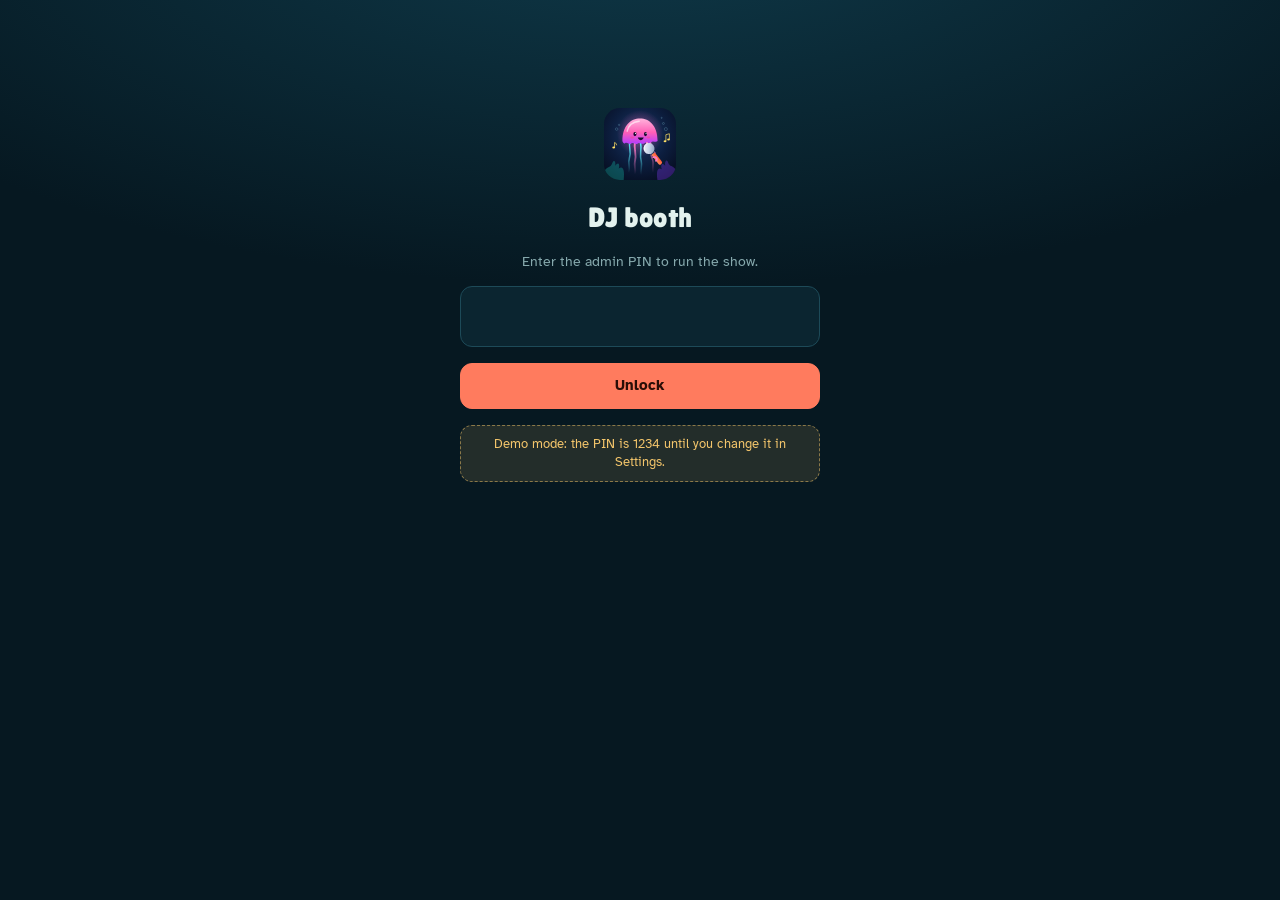
<file: admin.html>
<!doctype html>
<html lang="en">
<head>
<meta charset="utf-8">
<meta name="viewport" content="width=device-width,initial-scale=1,viewport-fit=cover">
<title>Reef Float Karaoke · DJ booth</title>
<link rel="icon" type="image/svg+xml" href="icon.svg">
<link rel="apple-touch-icon" href="icon-180.png">
<link rel="stylesheet" href="fonts.css">
<link rel="stylesheet" href="event.css">
<style>
.top{display:flex;align-items:center;gap:12px;padding-block:16px 8px;flex-wrap:wrap}
.top h1{font-size:26px;flex:1}
.top img{width:40px;height:40px;border-radius:22%}
.status-dot{display:inline-flex;align-items:center;gap:6px;font-size:13px;color:var(--mist)}
.status-dot::before{content:"";width:9px;height:9px;border-radius:50%;background:var(--warn)}
.status-dot.on::before{background:var(--ok)}
section.pane{margin-top:14px}
.seg{display:inline-flex;border:1px solid var(--line);border-radius:14px;overflow:hidden}
.seg button{background:transparent;border:0;padding:12px 16px;font-weight:700;color:var(--mist)}
.seg button[aria-pressed="true"]{background:var(--coral);color:var(--coral-ink)}
.seg button.ev[aria-pressed="true"]{background:var(--pink);color:#2a0618}
.now{display:grid;gap:10px;background:linear-gradient(120deg,#3a1d4f,#123744);border:1px solid rgba(255,95,182,.4);border-radius:18px;padding:16px;margin:14px 0}
.now .big{font-family:var(--f-display);font-size:28px;line-height:1.05}
.ctl{display:flex;gap:8px;flex-wrap:wrap}
.ctl .btn{flex:1 1 90px}
h2.sec{font-size:20px;margin:22px 0 8px;display:flex;align-items:center;gap:8px}
.cnt{font-family:var(--f-body);font-size:13px;font-weight:700;background:var(--kelp);border-radius:999px;padding:2px 9px;color:var(--mist)}
.acts{display:flex;gap:6px;flex:none}
.acts .btn{padding:7px 10px}
.prog{height:8px;border-radius:99px;background:rgba(255,255,255,.12);overflow:hidden}.prog i{display:block;height:100%;background:linear-gradient(90deg,#ff5fb6,#ffd36b);transition:width .8s linear}
.disp{display:flex;align-items:center;gap:8px;flex-wrap:wrap;font-size:13px;color:var(--mist)}
.disp .pill.bad{color:var(--coral);border-color:rgba(255,123,94,.5)}
.ctl.small .btn{flex:1 1 70px;padding:9px 8px;font-size:14px}
.add{display:flex;gap:8px;flex-wrap:wrap;margin-top:10px}
.add .in{flex:1 1 180px}
.gate{max-width:360px;margin:12vh auto;text-align:center}
.gate .in{text-align:center;font-size:24px;letter-spacing:.3em}
table.pv{width:100%;border-collapse:collapse;font-size:14px}
table.pv td{padding:6px 8px;border-bottom:1px solid var(--line);vertical-align:top}
table.pv td.n{color:var(--dim);width:28px;text-align:right}
table.pv td.r{color:var(--mist);width:40%}
table.pv tr.warn td{background:rgba(243,197,107,.08)}
table.pv tr.bad td{background:rgba(255,123,94,.12)}
.qr{background:#fff;border-radius:18px;padding:18px;display:inline-block}
.qr svg{display:block;width:min(70vw,320px);height:auto}
@media print{body{background:#fff;color:#000}.top,.tabs,.demo,.noprint{display:none!important}section.pane{display:none!important}#qrPane{display:block!important;text-align:center}}
.grid2{display:grid;grid-template-columns:repeat(auto-fit,minmax(min(320px,100%),1fr));gap:14px}
</style>
</head>
<body>
<div class="wrap gut">
  <div class="gate" id="gate">
    <img src="icon.svg" alt="" width="72" height="72" style="border-radius:22%">
    <h1 style="font-size:28px;margin-top:10px">DJ booth</h1>
    <p class="m">Enter the admin PIN to run the show.</p>
    <input class="in" id="pin" type="password" inputmode="numeric" maxlength="8" autocomplete="current-password" aria-label="Admin PIN">
    <p><button class="btn primary" id="pinGo" type="button" style="width:100%">Unlock</button></p>
    <p class="demo" id="pinDemo" hidden>Demo mode: the PIN is 1234 until you change it in Settings.</p>
  </div>

  <div id="main" hidden>
    <div class="top"><img src="icon.svg" alt=""><h1>DJ booth</h1><span class="pill" id="roomPill" hidden></span><span class="status-dot" id="conn">Demo</span></div>
    <div class="demo" id="demoNote" hidden>Demo mode: everything syncs between tabs on this device only. Open the main screen and the join page in other tabs on this same browser to test. Connecting the Cloudflare Worker makes it work across phones.</div>
    <div class="tabs" role="tablist" style="margin-top:12px">
      <button class="tab" role="tab" data-p="live" aria-selected="true">Live</button>
      <button class="tab" role="tab" data-p="req" aria-selected="false">Requests <span id="reqCnt"></span></button>
      <button class="tab" role="tab" data-p="remix" aria-selected="false">Remix</button>
      <button class="tab" role="tab" data-p="qr" aria-selected="false">QR code</button>
      <button class="tab" role="tab" data-p="set" aria-selected="false">Settings</button>
    </div>

    <section class="pane" id="livePane">
      <div class="seg" role="group" aria-label="Mode"><button type="button" data-m="requests">Requests (event off)</button><button type="button" class="ev" data-m="event">Event on</button></div>
      <p class="m" id="modeHelp"></p>
      <div class="now" id="nowBox"></div>
      <div class="card" style="margin-top:4px">
        <div class="disp" id="dispInfo"></div>
        <div class="ctl small" style="margin-top:10px"><button class="btn" data-c="focus" type="button">⤢ Full screen</button><button class="btn" data-c="qr" type="button">▦ QR on screen</button><button class="btn" data-c="stop" type="button">■ Stop</button></div>
        <h3 style="font-size:18px;margin-top:14px">Play a song now</h3>
        <div class="add" style="margin-top:6px"><select class="in" id="nowSong" aria-label="Song to play now"></select><input class="in" id="nowName" maxlength="20" placeholder="Singer (optional)" aria-label="Singer name"><button class="btn primary" id="nowGo" type="button">Play now</button></div>
        <p class="m" style="margin:6px 0 0">Skips the line. Needs Event on.</p>
      </div>
      <h2 class="sec">Waiting for approval <span class="cnt" id="pendCnt">0</span></h2>
      <div class="list" id="pendList"></div>
      <h2 class="sec">The line <span class="cnt" id="lineCnt">0</span></h2>
      <div class="list" id="lineList"></div>
      <div class="add"><select class="in" id="addSong" aria-label="Song to add"></select><input class="in" id="addName" maxlength="20" placeholder="Singer name" aria-label="Singer name"><button class="btn" id="addGo" type="button">Add to the line</button></div>
      <div id="contestSec">
        <h2 class="sec" style="display:flex;align-items:center;gap:10px;flex-wrap:wrap">Contest <span class="cnt" id="voteCnt">0</span><button class="btn small" id="contestTog" type="button" aria-pressed="false" style="margin-left:auto">Turn on</button></h2>
        <p class="m" id="contestStatus" style="margin:0 0 8px"></p>
        <div id="contestBody">
          <div class="list" id="contestList"></div>
          <div class="row" style="display:flex;gap:8px;flex-wrap:wrap;margin-top:8px"><button class="btn primary" id="revealB" type="button">Reveal winners to everyone</button><a class="btn" id="guestViewB" target="_blank" rel="noopener">See what guests see</a><button class="btn ghost small" id="voteClearB" type="button">Clear votes</button></div>
        </div>
        <div style="margin-top:8px"><button class="btn ghost small" id="sampleB" type="button">Rehearse with sample singers and votes</button></div>
      </div>
      <h2 class="sec">Jelly Drift high scores <span class="cnt" id="gameCnt">0</span></h2>
      <div class="list" id="gameList"></div>
      <h2 class="sec">Thank-yous tonight <span class="cnt" id="thxCnt">0</span></h2>
      <div class="list" id="thxList"></div>
      <h2 class="sec">86’d tonight <span class="cnt" id="nixCnt">0</span></h2>
      <p class="m" style="margin:0 0 8px">Guests can’t sign up for these until the next event. People already in line keep their spot.</p>
      <div class="list" id="nixList"></div>
      <h2 class="sec">Done tonight <span class="cnt" id="doneCnt">0</span></h2>
      <div class="list" id="doneList"></div>
      <p><button class="btn small ghost" id="clearDone" type="button">Clear done and rejected</button></p>
    </section>

    <section class="pane" id="reqPane" hidden>
      <div class="grid2">
        <div><h2 class="sec">Library requests</h2><div class="list" id="libReq"></div></div>
        <div><h2 class="sec">Songs to add</h2><div class="list" id="newReq"></div></div>
      </div>
      <p style="display:flex;gap:8px;flex-wrap:wrap;margin-top:16px"><button class="btn" id="csv" type="button">Download as CSV</button><button class="btn ghost" id="clearReq" type="button">Clear all requests</button></p>
    </section>

    <section class="pane" id="remixPane" hidden>
      <div class="card">
        <h2 style="font-size:22px">New parody of a library song</h2>
        <p class="m" style="margin:6px 0 0">The new lyrics reuse the song's track, video and timing, so they're playable the moment you approve them. Nothing reaches the big screen until you do.</p>
        <div class="field"><label for="rxSong">Song</label><select class="in" id="rxSong"></select></div>
        <div class="field"><label for="rxTheme">Theme</label><input class="in" id="rxTheme" maxlength="60" placeholder="e.g. otters holding hands so they don't drift away"></div>
        <div class="field"><label for="rxTitle">Title on screen</label><input class="in" id="rxTitle" maxlength="80"></div>
        <div style="display:flex;gap:8px;flex-wrap:wrap">
          <button class="btn primary" id="rxGen" type="button" disabled title="Needs the Cloudflare Worker and an API key">Generate with AI</button>
          <button class="btn" id="rxCopy" type="button">Copy prompt for the Claude app</button>
        </div>
        <p class="m" id="rxGenNote">One-tap generation turns on once the Cloudflare Worker and API key are connected. Until then, copy the prompt, paste it into the Claude app, and paste the answer below.</p>
        <div class="field"><label for="rxPaste">Paste the new lyrics (the JSON list from Claude, or one line per row)</label><textarea class="in" id="rxPaste" spellcheck="false"></textarea></div>
        <button class="btn" id="rxCheck" type="button">Check the lyrics</button>
        <div id="rxPreview"></div>
      </div>
      <h2 class="sec">Approved remixes <span class="cnt" id="rxCnt">0</span></h2>
      <div class="list" id="rxList"></div>
    </section>

    <section class="pane" id="qrPane" hidden>
      <div style="text-align:center">
        <h2 style="font-size:28px">Pick a song, get on the reef!</h2>
        <p class="m">Scan to browse the songs and sign up to sing.</p>
        <div class="qr" id="qrBox"></div>
        <p class="m" id="qrUrl" style="word-break:break-all"></p>
        <p class="noprint"><button class="btn primary" id="qrPrint" type="button">Print this sign</button></p>
      </div>
    </section>

    <section class="pane" id="setPane" hidden>
      <div class="card">
        <h2 style="font-size:22px">Show</h2>
        <div class="field"><label for="coverSecs">"Up next" card on the big screen (seconds)</label><input class="in" id="coverSecs" type="number" min="0" max="20"></div>
        <label style="display:flex;gap:10px;align-items:center"><input type="checkbox" id="autoStart" style="width:18px;height:18px"> Start the song automatically after the card (off = wait for Play here)</label>
        <label style="display:flex;gap:10px;align-items:center;margin-top:10px"><input type="checkbox" id="cornerQR" style="width:18px;height:18px"> Small QR code in the corner of the display during songs, so people can browse and sign up</label>
      </div>
      <div class="card" style="margin-top:14px">
        <h2 style="font-size:22px">Contest mode</h2>
        <label style="display:flex;gap:10px;align-items:center;margin-top:8px"><input type="checkbox" id="contestOn" style="width:18px;height:18px"> Let guests vote on performances tonight</label>
        <p class="m" style="margin:6px 0 0">Guests can rate a song once it's over, only during this event, and never their own. Standings stay in the DJ booth until you reveal the winners.</p>
      </div>
      <div class="card" style="margin-top:14px">
        <h2 style="font-size:22px">Tips</h2>
        <p class="m" style="margin:6px 0 0">After each song, singers see a thank-you and an optional tip button. Add your own link to get tips. Leave it empty and tips go to the creator of Reef Float Karaoke, which pays for new songs.</p>
        <div class="field"><label for="tipUrl">Tip link (Venmo or any https link)</label><input class="in" id="tipUrl" inputmode="url" placeholder="https://venmo.com/code?user_id=..."></div>
      </div>
      <div class="card" style="margin-top:14px">
        <h2 style="font-size:22px">Banned words</h2>
        <p class="m" style="margin:6px 0 0">A built-in list already blocks swearing, slurs and look-alike spellings. Add anything else here, one per line (nicknames, local in-jokes you don't want on screen).</p>
        <div class="field"><textarea class="in" id="extra" spellcheck="false" aria-label="Extra banned words"></textarea></div>
      </div>
      <div class="card" style="margin-top:14px">
        <h2 style="font-size:22px">Admin PIN</h2>
        <div class="field"><label for="newPin">New PIN (4 to 8 digits)</label><input class="in" id="newPin" inputmode="numeric" maxlength="8"></div>
      </div>
      <p style="display:flex;gap:8px;flex-wrap:wrap;margin-top:14px"><button class="btn primary" id="saveSet" type="button">Save settings</button><button class="btn" id="seed" type="button">Add demo guests</button><button class="btn ghost" id="reset" type="button">Reset tonight's line</button></p>
      <p class="m" id="backendInfo"></p>
    </section>
  </div>
</div>

<script src="catalog.js"></script>
<script src="filter.js"></script>
<script src="qr.js"></script>
<script src="event-config.js"></script>
<script src="actions.js"></script>
<script src="event-core.js"></script>
<script>
const $=id=>document.getElementById(id);
const esc=s=>String(s??'').replace(/[&<>"']/g,c=>({'&':'&amp;','<':'&lt;','>':'&gt;','"':'&quot;',"'":'&#39;'}[c]));
const CAT=window.REEF_CATALOG||[];
function toast(m,bad){const d=document.createElement('div');d.className='toast'+(bad?' bad':'');d.textContent=m;document.body.appendChild(d);setTimeout(()=>d.remove(),2600)}
let S=EV.state;
$('pinDemo').hidden=!EV.isDemo;$('demoNote').hidden=!EV.isDemo;
try{const p=sessionStorage.getItem('reefev:pin');if(p)EV.pin=p}catch(e){}
async function unlock(p){EV.pin=p;const r=await EV.call('login',{});if(r.ok){try{sessionStorage.setItem('reefev:pin',p)}catch(e){}$('gate').hidden=true;$('main').hidden=false;EV.reconnect();start()}else{EV.pin='';toast(r.msg||'Wrong PIN',true)}}
$('pinGo').onclick=()=>unlock($('pin').value.trim());
$('pin').addEventListener('keydown',e=>{if(e.key==='Enter')$('pinGo').click()});
if(EV.pin)unlock(EV.pin);

const songTitle=k=>{const c=CAT.find(x=>x.k===k);if(c)return c.title;const r=(S.remixes||[]).find(x=>'remix:'+x.id===k);return r?r.title:k};
const fmt=t=>{t=Math.max(0,Math.floor(t||0));return Math.floor(t/60)+':'+String(t%60).padStart(2,'0')};
const ago=t=>{const s=Math.round((Date.now()-t)/1000);return s<60?'just now':s<3600?Math.round(s/60)+' min ago':Math.round(s/3600)+' h ago'};
const act=async(a,args)=>{const r=await EV.call(a,args);if(r&&r.ok===false)toast(r.msg||'That didn’t work.',true);return r};

document.querySelectorAll('.tab').forEach(t=>t.onclick=()=>{document.querySelectorAll('.tab').forEach(x=>x.setAttribute('aria-selected',x===t));
  ['live','req','remix','qr','set'].forEach(p=>$(p+'Pane').hidden=p!==t.dataset.p);if(t.dataset.p==='qr')drawQR();if(t.dataset.p==='set')fillSet()});
document.querySelectorAll('.seg button').forEach(b=>b.onclick=()=>act('setMode',{mode:b.dataset.m}));

function fillSongSelects(){const opts=['<option value="">Pick a song…</option>'].concat(CAT.map(c=>`<option value="${esc(c.k)}">${esc(c.title)}</option>`),(S.remixes||[]).map(r=>`<option value="remix:${esc(r.id)}">${esc(r.title)}</option>`));
  const keep=$('addSong').value;$('addSong').innerHTML=opts.join('');$('addSong').value=keep;const k2=$('nowSong').value;$('nowSong').innerHTML=opts.join('');$('nowSong').value=k2;
  if(!$('rxSong').options.length){$('rxSong').innerHTML=['<option value="">Pick a song…</option>'].concat(CAT.filter(c=>c.lines&&c.lines.length).map(c=>`<option value="${esc(c.k)}">${esc(c.title)} (${esc(c.orig)})</option>`)).join('')}}

const nixed=k=>!!(S.nixed||{})[k];
const sungCount=k=>S.queue.filter(q=>q.k===k&&q.status==='done').length;
const nixBtn=k=>nixed(k)?`<button class="btn small ghost" data-a="unnix" data-k="${esc(k)}" type="button">Bring it back</button>`:`<button class="btn small ghost" data-a="nix" data-k="${esc(k)}" type="button">86 for tonight</button>`;
const repPill=q=>q.repeat?`<span class="pill warn" title="Same song ${q.repeat} turn${q.repeat>1?'s':''} apart">Repeat · ${q.repeat} apart</span>`:'';
function renderLive(){if(EV.room!=='main'){$('roomPill').hidden=false;$('roomPill').textContent=(S.room&&S.room.name)||EV.room}
  document.querySelectorAll('.seg button').forEach(b=>b.setAttribute('aria-pressed',b.dataset.m===S.mode));
  $('modeHelp').textContent=S.mode==='event'?'Event on: guests sign up to sing. Approved singers play in order, and the main screen loads the next song by itself.':'Event off: guests can browse and send requests and new-song ideas. Nobody can join the line.';
  const n=S.now,pl=S.player||{};
  $('nowBox').innerHTML=n?`<div class="m">On stage${pl.id===n.id?' · main screen: '+esc(pl.status):''}</div><div class="big">${esc(n.name)}</div><div>${esc(n.title)}</div>
    ${pl.id===n.id&&pl.len?`<div class="prog"><i style="width:${Math.min(100,100*pl.t/pl.len).toFixed(1)}%"></i></div><div class="m" style="font-size:12px">${fmt(pl.t)} / ${fmt(pl.len)}</div>`:''}
    <div class="ctl"><button class="btn" data-c="play" type="button">▶ Play</button><button class="btn" data-c="pause" type="button">❚❚ Pause</button><button class="btn" data-c="restart" type="button">↺ Restart</button></div>
    <div class="ctl small"><button class="btn" data-c="seek" data-arg="-10" type="button">« 10s</button><button class="btn" data-c="seek" data-arg="10" type="button">10s »</button><button class="btn primary" data-c="next" type="button">Next singer ⏭</button></div>
    <div class="ctl small">${nixBtn(n.k)}${sungCount(n.k)>0?`<span class="pill">${sungCount(n.k)+1}× tonight</span>`:''}</div>`
    :`<div class="m">On stage</div><div class="big">Nobody yet</div><div class="m">${S.mode==='event'?'Approve someone and they’ll go straight to the big screen.':'Turn Event on to start the line.'}</div>`;
  $('nowBox').querySelectorAll('[data-c]').forEach(b=>b.onclick=()=>b.dataset.c==='next'?act('next'):act('cmd',{type:b.dataset.c,arg:b.dataset.arg?+b.dataset.arg:null}));
  const fresh=pl.at&&Date.now()-pl.at<15000;
  $('dispInfo').innerHTML=S.mode!=='event'?'<span class="pill">Display follows the booth when Event is on</span>':
    `<span>Display:</span>${pl.linked?'<span class="pill ok">Under DJ control</span>':'<span class="pill bad">Needs one tap on the display</span>'}<span class="pill">${esc(pl.view==='full'?'Full screen':'Normal view')}</span><span class="pill">${esc(fresh||pl.status==='playing'?pl.status||'idle':(pl.status||'idle'))}</span>`;
  const pend=S.queue.filter(q=>q.status==='pending'),line=S.queue.filter(q=>q.status==='approved'),done=S.queue.filter(q=>['done','rejected'].includes(q.status));
  $('pendCnt').textContent=pend.length;$('lineCnt').textContent=line.length;$('doneCnt').textContent=done.length;
  $('pendList').innerHTML=pend.length?pend.map(q=>`<div class="item"><div class="grow"><div class="t">${esc(q.name)}</div><div class="s">${esc(q.title)} · ${ago(q.ts)}</div>${repPill(q)}${nixed(q.k)?' <span class="pill bad">86’d</span>':''}</div><div class="acts"><button class="btn ok small" data-a="approve" data-id="${q.id}" type="button">Approve</button><button class="btn small ghost" data-a="reject" data-id="${q.id}" type="button" aria-label="Reject">✕</button></div></div>`).join(''):'<p class="empty">No sign-ups waiting.</p>';
  $('lineList').innerHTML=line.length?line.map((q,i)=>`<div class="item"><span class="pill">${i+1}</span><div class="grow"><div class="t">${esc(q.name)}</div><div class="s">${esc(q.title)}</div>${repPill(q)}${nixed(q.k)?' <span class="pill bad">86’d</span>':''}</div><div class="acts"><button class="btn small" data-a="up" data-id="${q.id}" type="button" aria-label="Move up" ${i?'':'disabled'}>▲</button><button class="btn small" data-a="down" data-id="${q.id}" type="button" aria-label="Move down" ${i<line.length-1?'':'disabled'}>▼</button><button class="btn small" data-a="playNow" data-id="${q.id}" type="button">Play now</button><button class="btn small ghost" data-a="reject" data-id="${q.id}" type="button" aria-label="Remove">✕</button></div></div>`).join(''):'<p class="empty">The line is empty.</p>';
  const th=(S.thanks||[]);$('thxCnt').textContent=th.length;
  if(th.length>(renderLive.seenThx??th.length)){const n=th[th.length-1];toast(`${n.emoji} ${n.name} says thanks for ${n.title}!`)}renderLive.seenThx=th.length;
  $('thxList').innerHTML=th.length?th.slice(-8).reverse().map(x=>`<div class="item"><span style="font-size:22px">${esc(x.emoji)}</span><div class="grow"><div class="t">${esc(x.name)}</div><div class="s">${esc(x.title)} · ${ago(x.ts)}</div></div></div>`).join(''):'<p class="empty">No thank-yous yet.</p>';
  const nx=Object.keys(S.nixed||{});$('nixCnt').textContent=nx.length;
  $('nixList').innerHTML=nx.length?nx.map(k=>`<div class="item"><div class="grow"><div class="t">${esc(songTitle(k))}</div><div class="s">${sungCount(k)?'Sung '+sungCount(k)+'× tonight':'Not sung yet tonight'}</div></div>${nixBtn(k)}</div>`).join(''):'<p class="empty">Nothing 86’d.</p>';
  $('doneList').innerHTML=done.length?done.slice(-12).reverse().map(q=>`<div class="item"><div class="grow"><div class="t">${esc(q.name)}</div><div class="s">${esc(q.title)}${q.status==='done'&&sungCount(q.k)>1?' · '+sungCount(q.k)+'× tonight':''}</div></div>${q.status==='done'&&!nixed(q.k)?nixBtn(q.k):''}<span class="pill ${q.status==='done'?'ok':''}">${q.status==='done'?'Sang':q.reason==='cold feet'?'Cold feet 🥶':'Removed'}</span></div>`).join(''):'<p class="empty">Nothing yet.</p>';
}
document.addEventListener('click',e=>{const b=e.target.closest('[data-a]');if(!b)return;const a=b.dataset.a,id=b.dataset.id;
  if(a==='nix'||a==='unnix'){const k=b.dataset.k;act('nix',{k,on:a==='nix'}).then(r=>{if(r&&r.ok)toast(a==='nix'?`${songTitle(k)} is 86’d for tonight.${r.queued?' '+(r.queued>1?r.queued+' people':'1 person')+' already in line '+(r.queued>1?'keep their spots':'keeps their spot')+'.':''}`:`${songTitle(k)} is back on the menu.`)});return}
  if(a==='up'||a==='down')act('move',{id,dir:a==='up'?-1:1});else if(['approve','reject','playNow'].includes(a))act(a,{id});
  else if(a==='remix'){const k=b.dataset.k,th=b.dataset.theme||'';document.querySelector('.tab[data-p="remix"]').click();$('rxSong').value=k;$('rxTheme').value=th;autoTitle()}
  else if(a==='delRemix'){if(confirm('Delete this remix?'))act('deleteRemix',{id})}});
document.querySelectorAll('#dispInfo ~ .ctl [data-c]').forEach(b=>b.onclick=()=>act('cmd',{type:b.dataset.c}));
$('nowGo').onclick=async()=>{const k=$('nowSong').value;if(!k){toast('Pick a song first',true);return}if(S.mode!=='event'){toast('Turn Event on first',true);return}
  const r=await act('add',{k,title:songTitle(k),name:$('nowName').value||'The Reef Crew',hold:true});if(r.ok&&r.id){await act('playNow',{id:r.id});$('nowName').value='';toast('Starting on the display')}};
$('addGo').onclick=async()=>{const k=$('addSong').value;if(!k){toast('Pick a song first',true);return}const r=await act('add',{k,title:songTitle(k),name:$('addName').value});if(r.ok){$('addName').value='';toast('Added to the line')}};
$('clearDone').onclick=()=>act('clearDone');

function renderReq(){const lib={};S.requests.filter(r=>r.type==='library').forEach(r=>{(lib[r.k]=lib[r.k]||[]).push(r)});
  const ks=Object.keys(lib).sort((a,b)=>lib[b].length-lib[a].length);
  $('reqCnt').textContent=S.requests.length?'· '+S.requests.length:'';
  $('libReq').innerHTML=ks.length?ks.map(k=>{const rs=lib[k];const themes=rs.filter(r=>r.theme);return `<div class="item" style="align-items:flex-start"><span class="pill hot">${rs.length}</span><div class="grow"><div class="t">${esc(songTitle(k))}</div><div class="s">${esc(rs.map(r=>r.name||'anon').join(', '))}</div>${themes.map(r=>`<div class="s">Theme: “${esc(r.theme)}” <button class="btn small ghost" data-a="remix" data-k="${esc(k)}" data-theme="${esc(r.theme)}" type="button">Make it</button></div>`).join('')}</div></div>`}).join(''):'<p class="empty">No requests yet.</p>';
  const nw=S.requests.filter(r=>r.type==='new');
  $('newReq').innerHTML=nw.length?nw.map(r=>`<div class="item" style="align-items:flex-start"><div class="grow"><div class="t">${esc(r.title)}${r.artist?' · '+esc(r.artist):''}</div><div class="s">${esc(r.name||'anon')} · ${ago(r.ts)}</div>${r.theme?`<div class="s">Theme: “${esc(r.theme)}”</div>`:''}</div></div>`).join(''):'<p class="empty">No new-song ideas yet.</p>'}
$('csv').onclick=()=>{const rows=[['type','song','artist','theme','name','time']].concat(S.requests.map(r=>[r.type,r.type==='library'?songTitle(r.k):r.title,r.artist||'',r.theme||'',r.name||'',new Date(r.ts).toISOString()]));
  const csv=rows.map(r=>r.map(c=>'"'+String(c).replace(/"/g,'""')+'"').join(',')).join('\n');const a=document.createElement('a');a.href=URL.createObjectURL(new Blob([csv],{type:'text/csv'}));a.download='reef-requests.csv';a.click()};
$('clearReq').onclick=()=>{if(confirm('Clear every request? Download the CSV first if you want a copy.'))act('clearRequests')};

/* ---- remix ---- */
const rxBase=()=>CAT.find(c=>c.k===$('rxSong').value);
function autoTitle(){const b=rxBase();const th=$('rxTheme').value.trim();if(b)$('rxTitle').value=b.title+(th?' (remix: '+th+')':' (remix)')}
$('rxSong').onchange=autoTitle;$('rxTheme').oninput=autoTitle;
function buildPrompt(b,theme){const L=b.lines;
  return `Write new lyrics for a kid-friendly karaoke parody. They will be sung over an existing karaoke track, so they must fit its timing exactly.

Tune: "${b.orig}"${b.artist?' by '+b.artist:''}. Do not quote or reuse the original song's lyrics.
Theme: ${theme||'sea creatures and the ocean'}.
Audience: families at a front-yard Halloween show where everyone dresses as sea creatures. Keep it clean, playful and singable. No innuendo or double meanings, no insults, no brand names, nothing scary for small kids. Real ocean facts are a bonus.

Below are the ${L.length} lines of an earlier parody of the same tune, with their section and word count. Write exactly ${L.length} new lines, one for each, matching each line's syllable count and stress so it lands on the same beats, and rhyming wherever the reference lines rhyme. Repeated lines (like a chorus) can repeat in your version too. Use only the reference for rhythm; don't reuse its words or its subject.

${L.map((l,i)=>`${i+1}. [${l.sec}] (${l.text.split(/\s+/).filter(Boolean).length} words) ${l.text}`).join('\n')}

Reply with only a JSON array of exactly ${L.length} strings, in order. No numbering, no section labels, no commentary.`}
$('rxCopy').onclick=async()=>{const b=rxBase();if(!b){toast('Pick a song first',true);return}const p=buildPrompt(b,$('rxTheme').value.trim());
  try{await navigator.clipboard.writeText(p);toast('Prompt copied. Paste it into the Claude app.')}catch(e){$('rxPaste').value=p;toast('Copy didn’t work here. The prompt is in the box below; copy it from there.',true)}};
function parseLines(txt){txt=txt.trim();const m=txt.match(/\[[\s\S]*\]/);if(m){try{const a=JSON.parse(m[0]);if(Array.isArray(a))return a.map(x=>String(x).trim())}catch(e){}}
  return txt.split(/\n+/).map(l=>l.replace(/^\s*\d+[.)]\s*/,'').replace(/^\[[^\]]*\]\s*/,'').replace(/^\(\d+ words?\)\s*/,'').trim()).filter(Boolean)}
let rxDraft=null;
$('rxCheck').onclick=()=>{const b=rxBase();if(!b){toast('Pick a song first',true);return}const got=parseLines($('rxPaste').value);const L=b.lines;
  if(!got.length){toast('Paste the lyrics first',true);return}
  let bad=0,warn=0;const rows=L.map((l,i)=>{const g=got[i]||'';const tw=l.text.split(/\s+/).filter(Boolean).length,gw=g.split(/\s+/).filter(Boolean).length;
    const dirty=g&&!ReefFilter.clean(g);const cls=!g||dirty?'bad':Math.abs(tw-gw)>3?'warn':'';if(cls==='bad')bad++;else if(cls==='warn')warn++;
    return `<tr class="${cls}"><td class="n">${i+1}</td><td class="r">${esc(l.text)}</td><td>${g?esc(g):'<i>missing</i>'}${dirty?' <span class="pill warn">banned word</span>':''}</td></tr>`}).join('');
  const extraN=got.length-L.length;
  const ok=got.length===L.length&&bad===0;
  rxDraft=ok?{base:b.k,theme:$('rxTheme').value.trim(),title:$('rxTitle').value.trim()||b.title+' (remix)',lines:got}:null;
  $('rxPreview').innerHTML=`<p class="${ok?'m':'demo'}" style="margin-top:12px">${got.length} of ${L.length} lines${extraN>0?` (${extraN} extra will be ignored)`:''}. ${bad?bad+' need fixing. ':''}${warn?warn+' are a lot longer or shorter than the original line; check they fit the beat. ':''}${ok?'Ready to approve.':'Fix the lyrics in the box and check again.'}</p>
    <div style="overflow-x:auto"><table class="pv"><tr><td></td><td class="r"><b>Rhythm reference</b></td><td><b>New line</b></td></tr>${rows}</table></div>
    ${ok?'<p style="margin-top:12px"><button class="btn ok" id="rxSave" type="button">Approve and add to the library</button></p>':''}`;
  if(ok)$('rxSave').onclick=async()=>{const r=await act('saveRemix',{remix:rxDraft});if(r.ok){toast('Remix added. It’s in the library and the join page.');$('rxPreview').innerHTML='';$('rxPaste').value='';rxDraft=null}}};
function renderRemixes(){const rs=S.remixes||[];$('rxCnt').textContent=rs.length;
  $('rxList').innerHTML=rs.length?rs.map(r=>`<div class="item"><div class="grow"><div class="t">${esc(r.title)}</div><div class="s">${esc(songTitle(r.base))} · ${r.lines.length} lines</div></div><button class="btn small ghost" data-a="delRemix" data-id="${r.id}" type="button">Delete</button></div>`).join(''):'<p class="empty">No remixes yet.</p>'}

/* ---- QR ---- */
function joinURL(){const u=new URL('join.html',location.href.split('?')[0]);if(EV.room!=='main')u.searchParams.set('room',EV.room);return u.href}
function drawQR(){const u=joinURL();const q=qrcode(0,'M');q.addData(u);q.make();$('qrBox').innerHTML=q.createSvgTag({cellSize:8,margin:2,scalable:true});$('qrUrl').textContent=u}
$('qrPrint').onclick=()=>window.print();

/* ---- settings ---- */
function fillSet(){const s=S.settings||{};$('coverSecs').value=s.coverSecs??6;$('autoStart').checked=s.autoStart!==false;$('cornerQR').checked=s.cornerQR!==false;$('extra').value=(s.extra||[]).join('\n');$('newPin').value='';$('tipUrl').value=s.tipUrl||'';$('contestOn').checked=!!s.contest;
  $('backendInfo').textContent=EV.isDemo?'Backend: demo (this browser only). Set REEF_WORKER_URL in event-config.js once the Cloudflare Worker is deployed.':'Backend: Cloudflare Worker '+(window.REEF_WORKER_URL||'')}
$('saveSet').onclick=async()=>{const p=$('newPin').value.trim();if(p&&!/^\d{4,8}$/.test(p)){toast('PIN must be 4 to 8 digits',true);return}
  const r=await act('settings',{settings:{coverSecs:$('coverSecs').value,autoStart:$('autoStart').checked,cornerQR:$('cornerQR').checked,contest:$('contestOn').checked,extra:$('extra').value.split('\n'),tipUrl:$('tipUrl').value.trim(),pin:p||undefined}});
  if($('tipUrl').value.trim()&&!/^https:\/\//.test($('tipUrl').value.trim())){toast('Tip link must start with https://',true)}
  if(r.ok){if(p){EV.pin=p;try{sessionStorage.setItem('reefev:pin',p)}catch(e){}}toast('Saved')}};
$('reset').onclick=()=>{if(confirm('Clear tonight’s line and what’s on stage? Requests and remixes stay.'))act('reset')};
$('seed').onclick=async()=>{const names=['Maya','Theo','Grandpa Ray','Juniper','Otis','The Kelp Twins'];const pick=()=>CAT[Math.floor(Math.random()*CAT.length)];
  for(const n of names){const c=pick();await EV.call('add',{k:c.k,title:c.title,name:n})}
  if(!EV.isDemo){toast('Demo guests added');return}
  const sObj=EV.backend.load();sObj.queue.push({id:'demo'+Date.now(),k:pick().k,title:pick().title,name:'Wren',ts:Date.now(),status:'pending',dev:'demo'});
  sObj.requests.push({id:'r1'+Date.now(),type:'library',k:CAT[3].k,title:CAT[3].title,theme:'make it about sea otters',name:'Lila',ts:Date.now()},{id:'r2'+Date.now(),type:'new',title:'Baby Shark',artist:'Pinkfong',theme:'',name:'Ezra',ts:Date.now()});
  if(EV.isDemo)EV.backend.save(sObj);toast('Demo guests added')};

function renderContestAdmin(){const C=S.contest||{},on=!!(S.settings||{}).contest,live=S.mode==='event';
  const b=C.admin||[];$('voteCnt').textContent=C.votes||0;const medal=['🥇','🥈','🥉'];
  const tg=$('contestTog');tg.textContent=on?'On':'Turn on';tg.setAttribute('aria-pressed',on);tg.classList.toggle('primary',on);$('contestBody').hidden=!on;$('guestViewB').href=joinURL();
  const tl=Object.fromEntries((C.tally||[]).map(r=>[r.id,r])),rank=Object.fromEntries(b.map((r,i)=>[r.id,i]));
  const done=(S.queue||[]).filter(q=>q.status==='done'&&(!q.ev||q.ev===S.eventId)).map(q=>Object.assign({n:0,avg:0},tl[q.id]||{},{id:q.id,name:q.name,title:q.title})).sort((x,y)=>(rank[x.id]??99)-(rank[y.id]??99)||y.n-x.n);
  const hasSample=(S.queue||[]).some(q=>q.sample);
  $('contestStatus').textContent=!on?'Off. Turn it on and guests can rate each finished song with 1 to 5 shells. Only you see the standings until you reveal them.'
    :!live?'On, but voting only runs during a show. Switch to “Event on” above.'
    :!done.length?'On. Voting opens on guests’ phones as each song ends. Nothing has finished yet.'
    :`${C.votes||0} vote${(C.votes||0)===1?'':'s'} on ${done.filter(r=>r.n).length} of ${done.length} finished songs. ${C.show?'Winners are showing on every phone.':'Only you can see this until you reveal it.'}`
    +(hasSample?' Sample singers are in the list; “Clear votes” removes them.':'')+(EV.isDemo?' Practice mode: votes stay on this device until the live backend is set up.':'');
  $('contestList').innerHTML=done.length?done.slice(0,20).map(r=>{const i=rank[r.id];return`<div class="item"><span style="font-size:22px;width:30px;text-align:center">${i==null?'·':medal[i]||i+1}</span><div class="grow"><div class="t">${esc(r.name)}</div><div class="s">${esc(r.title)}</div></div>${r.n?`<span class="pill ok">${r.avg.toFixed(2)} 🐚</span>`:''}<span class="pill">${r.n?r.n+' vote'+(r.n===1?'':'s'):'no votes yet'}</span></div>`}).join(''):'';
  $('revealB').textContent=C.show?'Hide winners again':'Reveal winners to everyone';$('revealB').disabled=!b.length&&!C.show;
  const g=S.game||[];$('gameCnt').textContent=g.length;
  $('gameList').innerHTML=g.length?g.slice(0,5).map((r,i)=>`<div class="item"><span style="width:30px;text-align:center;font-weight:700">${i+1}</span><div class="grow"><div class="t">${esc(r.name)}</div></div><span class="pill ok">${r.score}</span></div>`).join('')+'<div style="margin-top:6px"><button class="btn ghost small" id="gameClearB" type="button">Clear the high scores</button></div>':'<p class="empty">Nobody has played yet. Guests get the game while they wait in line.</p>';
  const gc=$('gameClearB');if(gc)gc.onclick=async()=>{if(!confirmTwice(gc,'Tap again to clear'))return;await act('clearGame');toast('High scores cleared')}}
function confirmTwice(b,label){if(b.dataset.arm&&Date.now()-b.dataset.arm<4000)return true;b.dataset.arm=Date.now();b.textContent=label;return false}
$('revealB').onclick=async()=>{const r=await act('contestReveal',{on:!(S.contest||{}).show});if(r&&r.ok!==false)toast((S.contest||{}).show?'Winners hidden':'Winners are on every phone 🏆')};
$('contestTog').onclick=async()=>{const on=!(S.settings||{}).contest;const r=await act('settings',{settings:{contest:on}});if(r&&r.ok!==false)toast(on?'Contest is on':'Contest is off')};
$('sampleB').onclick=async()=>{const r=await act('contestSample',{songs:CAT.filter(c=>!c.straight).sort(()=>Math.random()-.5).slice(0,4).map(c=>({k:c.k,title:c.title}))});if(r&&r.ok!==false)toast('Sample singers added. Open the guest view to vote.')};
$('voteClearB').onclick=async()=>{if(!confirmTwice($('voteClearB'),'Tap again to clear votes'))return;await act('contestClear');$('voteClearB').textContent='Clear votes';delete $('voteClearB').dataset.arm;toast('Votes cleared')};
function start(){EV.on(s=>{S=s;$('conn').textContent=EV.isDemo?'Demo backend':(EV.backend.online?'Live':'Reconnecting…');$('conn').classList.toggle('on',!EV.isDemo&&EV.backend.online);
  fillSongSelects();renderLive();renderReq();renderRemixes();renderContestAdmin()});
  if(!EV.isDemo){$('rxGen').disabled=false;$('rxGenNote').textContent='Generates on the server with your API key, then shows here for approval.'}}
$('rxGen').onclick=async()=>{const b=rxBase();if(!b){toast('Pick a song first',true);return}$('rxGen').disabled=true;$('rxGen').textContent='Writing…';
  const r=await EV.call('parody',{base:b.k,theme:$('rxTheme').value.trim(),prompt:buildPrompt(b,$('rxTheme').value.trim()),count:b.lines.length});
  $('rxGen').disabled=false;$('rxGen').textContent='Generate with AI';if(!r.ok){toast(r.msg||'Generation failed',true);return}$('rxPaste').value=JSON.stringify(r.lines,null,1);$('rxCheck').click()};
</script>
</body>
</html>
</file>
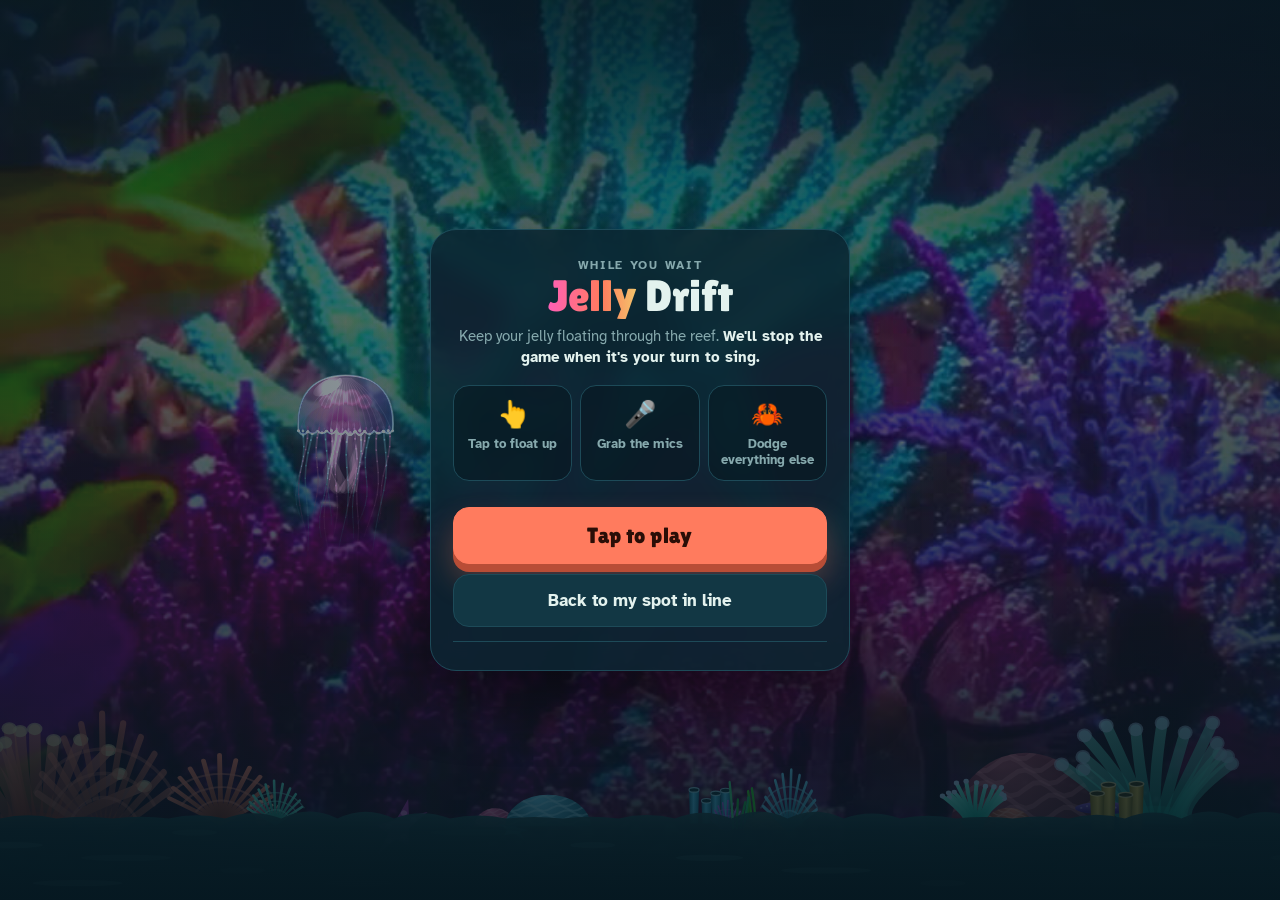
<file: jelly.html>
<!doctype html>
<html lang="en">
<head>
<meta charset="utf-8">
<meta name="viewport" content="width=device-width,initial-scale=1,viewport-fit=cover,user-scalable=no">
<title>Jelly Drift</title>
<meta name="theme-color" content="#061821">
<link rel="preconnect" href="https://fonts.googleapis.com">
<link href="https://fonts.googleapis.com/css2?family=Atkinson+Hyperlegible:wght@400;700&family=Lilita+One&display=swap" rel="stylesheet">
<link rel="stylesheet" href="fonts.css" onerror="0">
<style>
:root{--abyss:#061821;--deep:#0b2530;--kelp:#123744;--line:#1d4a58;--foam:#e3f2ee;--mist:#86a9ad;--coral:#ff7b5e;--coral-ink:#2a0e07;--ok:#7fd8a9;--warn:#f3c56b;--pink:#ff5fb6;
  --f-display:"Lilita One","Arial Rounded MT Bold","Trebuchet MS",sans-serif;--f-body:"Atkinson Hyperlegible","Helvetica Neue",Arial,sans-serif;color-scheme:dark}
*{box-sizing:border-box}[hidden]{display:none!important}
html,body{margin:0;height:100%;overflow:hidden;background:var(--abyss);color:var(--foam);font-family:var(--f-body);-webkit-tap-highlight-color:transparent;overscroll-behavior:none;touch-action:manipulation;-webkit-user-select:none;user-select:none}
canvas{position:fixed;inset:0;width:100%;height:100%;display:block;z-index:1}
.bgv{position:fixed;top:0;left:0;height:100%;width:auto;min-width:100%;max-width:none;object-fit:cover;z-index:0;animation:pan 70s ease-in-out infinite alternate;filter:saturate(1.1)}
@keyframes pan{from{transform:translateX(0)}to{transform:translateX(calc(-1*var(--pan,0px)))}}
@media (prefers-reduced-motion:reduce){.bgv{animation:none}}
button{font:inherit;color:inherit;cursor:pointer}
:focus-visible{outline:3px solid var(--coral);outline-offset:2px}
.hud{position:fixed;left:0;right:0;top:0;display:flex;align-items:flex-start;gap:10px;padding:max(12px,env(safe-area-inset-top)) max(14px,env(safe-area-inset-right)) 0 max(14px,env(safe-area-inset-left));pointer-events:none;z-index:3}
.score{font-family:var(--f-display);font-size:44px;line-height:1;text-shadow:0 3px 0 rgba(0,0,0,.35)}
.score small{display:block;font-family:var(--f-body);font-size:12px;font-weight:700;letter-spacing:.12em;text-transform:uppercase;color:var(--mist);margin-top:4px;text-shadow:none}
.grow{flex:1}
.lives{display:flex;gap:4px;font-size:20px;margin-top:4px}
.lives span{transition:opacity .2s,transform .2s}.lives span.off{opacity:.2;transform:scale(.8)}
.ib{pointer-events:auto;width:44px;height:44px;border-radius:14px;background:rgba(11,37,48,.7);border:1px solid var(--line);display:grid;place-items:center;font-size:19px;backdrop-filter:blur(6px);-webkit-backdrop-filter:blur(6px)}
.chip{position:fixed;left:50%;transform:translateX(-50%);top:max(14px,env(safe-area-inset-top));z-index:3;background:rgba(11,37,48,.78);border:1px solid var(--line);border-radius:999px;padding:6px 12px;font-size:13px;font-weight:700;color:var(--mist);backdrop-filter:blur(6px);-webkit-backdrop-filter:blur(6px);white-space:nowrap}
.chip b{color:var(--foam)}
.diva{position:fixed;left:50%;transform:translateX(-50%);top:calc(max(14px,env(safe-area-inset-top)) + 64px);z-index:3;font-family:var(--f-display);font-size:22px;background:linear-gradient(90deg,var(--warn),var(--pink),var(--coral));-webkit-background-clip:text;background-clip:text;color:transparent;letter-spacing:.04em;animation:pulse .5s ease-in-out infinite alternate}
@keyframes pulse{to{transform:translateX(-50%) scale(1.08)}}
.ov{position:fixed;inset:0;z-index:5;display:grid;place-items:center;padding:20px;background:radial-gradient(90% 60% at 50% 40%,rgba(6,24,33,.35),rgba(6,24,33,.86))}
.card{width:min(420px,100%);background:rgba(11,37,48,.86);border:1px solid var(--line);border-radius:26px;padding:24px 22px;text-align:center;backdrop-filter:blur(14px);-webkit-backdrop-filter:blur(14px);box-shadow:0 24px 60px rgba(0,0,0,.5);max-height:calc(100vh - 40px);overflow:auto}
.card h1{font-family:var(--f-display);font-weight:400;font-size:44px;line-height:1;margin:0 0 6px}
.hl{background:linear-gradient(90deg,var(--pink),var(--coral) 60%,var(--warn));-webkit-background-clip:text;background-clip:text;color:transparent}
.card p{margin:8px 0;color:var(--mist);font-size:15px;line-height:1.45}
.card p b{color:var(--foam)}
.how{display:grid;grid-template-columns:repeat(3,1fr);gap:8px;margin:16px 0}
.how div{background:rgba(6,24,33,.6);border:1px solid var(--line);border-radius:16px;padding:12px 6px;font-size:12.5px;color:var(--mist);font-weight:700;line-height:1.3}
.how i{display:block;font-style:normal;font-size:26px;margin-bottom:4px}
.btn{display:inline-flex;align-items:center;justify-content:center;gap:8px;width:100%;border-radius:16px;padding:15px 18px;font-weight:700;font-size:17px;background:var(--kelp);border:1px solid var(--line);margin-top:10px;text-decoration:none;color:var(--foam)}
.btn.primary{background:var(--coral);border-color:var(--coral);color:var(--coral-ink);font-family:var(--f-display);font-weight:400;font-size:22px;letter-spacing:.02em;box-shadow:0 8px 0 #b84d36,0 16px 30px rgba(255,123,94,.3)}
.btn.primary:active{transform:translateY(4px);box-shadow:0 4px 0 #b84d36}
.big{font-family:var(--f-display);font-size:84px;line-height:.95;margin:6px 0 0}
.tag{display:inline-block;font-size:12px;font-weight:700;letter-spacing:.14em;text-transform:uppercase;color:var(--mist)}
.tag.new{color:#06231a;background:var(--ok);border-radius:999px;padding:4px 10px;letter-spacing:.08em}
.board{margin:14px 0 4px;text-align:left;border-top:1px solid var(--line)}
.board h2{font-family:var(--f-display);font-weight:400;font-size:18px;margin:12px 0 6px;text-align:center}
.row{display:flex;align-items:center;gap:10px;padding:7px 4px;font-size:15px;border-radius:10px}
.row.me{background:rgba(255,123,94,.14)}
.row .n{width:22px;text-align:center;font-family:var(--f-display);color:var(--mist)}
.row .nm{flex:1;min-width:0;overflow:hidden;text-overflow:ellipsis;white-space:nowrap;font-weight:700}
.row .pt{font-family:var(--f-display);font-size:18px}
.up{background:linear-gradient(160deg,rgba(255,123,94,.95),rgba(255,95,182,.95));border:0;color:#2a0e07}
.up h1{font-size:48px}.up p{color:#3a160c;font-weight:700}
.up .btn{background:#2a0e07;border-color:#2a0e07;color:var(--foam)}
@media (prefers-reduced-motion:reduce){.diva{animation:none}}
</style>
</head>
<body>
<video class="bgv" id="bgv" muted loop playsinline autoplay preload="auto" aria-hidden="true"></video>
<canvas id="c" aria-label="Jelly Drift game. Tap or press space to float up."></canvas>
<div class="hud" id="hud" hidden>
  <div><div class="score" id="score">0<small id="best">Best 0</small></div><div class="lives" id="lives" aria-label="Lives"><span>🫧</span><span>🫧</span><span>🫧</span></div></div>
  <div class="grow"></div>
  <button class="ib" id="mute" type="button" aria-label="Music on or off">🔊</button>
  <button class="ib" id="pause" type="button" aria-label="Pause">⏸</button>
</div>
<div class="chip" id="chip" hidden></div>
<div class="diva" id="diva" hidden>DIVA MODE ×2</div>

<div class="ov" id="start">
  <div class="card">
    <span class="tag">While you wait</span>
    <h1><span class="hl">Jelly</span> Drift</h1>
    <p>Keep your jelly floating through the reef. <b>We'll stop the game when it's your turn to sing.</b></p>
    <div class="how"><div><i>👆</i>Tap to float up</div><div><i>🎤</i>Grab the mics</div><div><i>🦀</i>Dodge everything else</div></div>
    <button class="btn primary" id="go" type="button">Tap to play</button>
    <a class="btn" id="back1" href="join.html" hidden>Back to my spot in line</a>
    <div class="board" id="board0"></div>
  </div>
</div>

<div class="ov" id="over" hidden>
  <div class="card">
    <span class="tag" id="overTag">Nice drift</span>
    <div class="big hl" id="final">0</div>
    <p id="overMsg"></p>
    <button class="btn primary" id="again" type="button">Drift again</button>
    <a class="btn" id="back2" href="join.html" hidden>Back to my spot in line</a>
    <div class="board" id="board1"></div>
  </div>
</div>

<div class="ov" id="paused" hidden><div class="card"><h1>Paused</h1><p>Your jelly is holding still.</p><button class="btn primary" id="resume" type="button">Keep drifting</button><a class="btn" id="back3" href="join.html" hidden>Back to my spot in line</a></div></div>

<div class="ov" id="upnext" hidden><div class="card up"><span class="tag" style="color:#3a160c">Mic check</span><h1 id="upH">You're next!</h1><p id="upP">Head to the stage. Your score is saved.</p><a class="btn" href="join.html">See my spot</a></div></div>

<script src="event-config.js" onerror="0"></script>
<script src="filter.js" onerror="0"></script>
<script src="actions.js" onerror="0"></script>
<script>if(window.reefActions){document.write('<script src="event-core.js"><\/script>')}</script>
<script>
(()=>{'use strict';
const $=id=>document.getElementById(id);
const cv=$('c'),g=cv.getContext('2d');
/* the same reef loops the karaoke screen plays */
(()=>{const v=$('bgv'),k='abcd'[Math.floor(Math.random()*4)];v.poster='bg/wide-'+k+'.jpg';v.src='bg/wide-'+k+'.mp4';const pan=()=>v.style.setProperty('--pan',Math.max(0,v.getBoundingClientRect().width-innerWidth)+'px');v.addEventListener('loadedmetadata',pan);addEventListener('resize',pan);pan();v.play&&v.play().catch(()=>{});addEventListener('pointerdown',()=>{if(v.paused)v.play().catch(()=>{})},{passive:true})})();
const RM=matchMedia('(prefers-reduced-motion:reduce)').matches;
const VH=640,FLOOR=VH-58,PX=.27;           // logical height, sand line, player x as a share of width
let W=360,H=640,S=1,VW=360,dpr=1;
function fit(){dpr=Math.min(2.5,window.devicePixelRatio||1);W=innerWidth;H=innerHeight;cv.width=W*dpr;cv.height=H*dpr;S=H/VH;VW=W/S}
addEventListener('resize',fit);fit();
const R=(a,b)=>a+Math.random()*(b-a),RI=(a,b)=>Math.floor(R(a,b+1)),pick=a=>a[RI(0,a.length-1)],clamp=(v,a,b)=>Math.max(a,Math.min(b,v));
const store={get(k,d){try{const v=localStorage.getItem(k);return v==null?d:JSON.parse(v)}catch(e){return d}},set(k,v){try{localStorage.setItem(k,JSON.stringify(v))}catch(e){}}};

/* ---------------- music: an original funk loop made in the browser (no recordings) ---------------- */
const A={ctx:null,on:store.get('jelly:sound',true),master:null,step:0,next:0,timer:0};
function audioInit(){if(A.ctx)return;const C=window.AudioContext||window.webkitAudioContext;if(!C)return;A.ctx=new C();A.master=A.ctx.createGain();A.master.gain.value=.8;A.out=A.ctx.createGain();A.out.gain.value=A.on?1:0;
  const comp=A.ctx.createDynamicsCompressor();A.master.connect(A.out);A.out.connect(comp);comp.connect(A.ctx.destination);
  A.pbs=[];['pb1.mp4','pb2.mp4'].forEach((u,i)=>fetch(u).then(r=>r.ok?r.arrayBuffer():Promise.reject()).then(b=>new Promise((y,n)=>A.ctx.decodeAudioData(b,y,n))).then(b=>{A.pbs[i]=b}).catch(()=>{}));A.divas=[];['diva.mp4','diva2.mp4'].forEach((u,i)=>fetch(u).then(r=>r.ok?r.arrayBuffer():Promise.reject()).then(b=>new Promise((y,n)=>A.ctx.decodeAudioData(b,y,n))).then(b=>{A.divas[i]=b}).catch(()=>{}));
  const n=A.ctx.createBuffer(1,A.ctx.sampleRate*.5,A.ctx.sampleRate),d=n.getChannelData(0);for(let i=0;i<d.length;i++)d[i]=Math.random()*2-1;A.noise=n;A.next=A.ctx.currentTime+.08;A.timer=setInterval(sched,40);
  /* background track: music.mp4 next to this page, streamed and looped; the built-in loop only plays if it is missing */
  try{const el=new Audio();el.loop=true;el.preload='auto';el.src='music.mp4';const node=A.ctx.createMediaElementSource(el),v=A.ctx.createGain();v.gain.value=.9;node.connect(v);v.connect(A.master);el.addEventListener('canplay',()=>{A.track=el;if(A.ctx.state==='running')musicPlay(true)},{once:true});el.addEventListener('error',()=>{A.track=null});el.load()}catch(e){}}
function musicPlay(on){const el=A.track;if(!el)return;if(on){const p=el.play();if(p&&p.catch)p.catch(()=>{})}else el.pause()}
const env=(p,t,a,pk,dec)=>{p.setValueAtTime(.0001,t);p.exponentialRampToValueAtTime(pk,t+a);p.exponentialRampToValueAtTime(.0001,t+a+dec)};
function tone(t,f,type,vol,dec,dest,f2){const o=A.ctx.createOscillator(),v=A.ctx.createGain();o.type=type;o.frequency.setValueAtTime(f,t);if(f2)o.frequency.exponentialRampToValueAtTime(f2,t+dec*.9);env(v.gain,t,.004,vol,dec);o.connect(v);v.connect(dest||A.master);o.start(t);o.stop(t+dec+.05);return o}
function noise(t,vol,dec,type,freq,q){const s=A.ctx.createBufferSource(),f=A.ctx.createBiquadFilter(),v=A.ctx.createGain();s.buffer=A.noise;f.type=type;f.frequency.value=freq;f.Q.value=q||1;env(v.gain,t,.002,vol,dec);s.connect(f);f.connect(v);v.connect(A.master);s.start(t);s.stop(t+dec+.05)}
const hz=m=>440*Math.pow(2,(m-69)/12);
function stab(t,notes,len){const f=A.ctx.createBiquadFilter(),v=A.ctx.createGain();f.type='lowpass';f.Q.value=5;f.frequency.setValueAtTime(700,t);f.frequency.exponentialRampToValueAtTime(3600,t+.03);f.frequency.exponentialRampToValueAtTime(900,t+len);
  env(v.gain,t,.006,.13,len);f.connect(v);v.connect(A.master);for(const m of notes)for(const dt of[-7,6]){const o=A.ctx.createOscillator();o.type='sawtooth';o.frequency.value=hz(m);o.detune.value=dt;o.connect(f);o.start(t);o.stop(t+len+.05)}}
function bass(t,m,len){const f=A.ctx.createBiquadFilter(),v=A.ctx.createGain(),o=A.ctx.createOscillator();f.type='lowpass';f.Q.value=7;f.frequency.setValueAtTime(900,t);f.frequency.exponentialRampToValueAtTime(220,t+len);o.type='sawtooth';o.frequency.value=hz(m);env(v.gain,t,.005,.34,len);o.connect(f);f.connect(v);v.connect(A.master);o.start(t);o.stop(t+len+.05)}
function ooh(t,m,len){const o=A.ctx.createOscillator(),v=A.ctx.createGain();o.type='sawtooth';o.frequency.setValueAtTime(hz(m)*1.04,t);o.frequency.exponentialRampToValueAtTime(hz(m),t+.06);env(v.gain,t,.02,.11,len);
  for(const[fr,q]of[[620,9],[1150,10]]){const b=A.ctx.createBiquadFilter();b.type='bandpass';b.frequency.value=fr;b.Q.value=q;o.connect(b);b.connect(v)}v.connect(A.master);o.start(t);o.stop(t+len+.05)}
/* 4 bars of 16ths at 100 bpm */
const BPM=100,ST=60/BPM/4;
const KICK='x..x..x...x..x..x..x..x...xx.x..'.repeat(2),SNR='....x.......x.......x.......x..x'.repeat(2);
const BASS=[40,0,0,40,0,43,0,45,0,0,47,0,45,0,43,0, 40,0,0,40,0,43,0,45,0,47,0,50,0,47,45,0, 45,0,0,45,0,48,0,50,0,0,52,0,50,0,48,0, 47,0,0,47,0,45,0,43,0,42,0,40,0,0,38,39];
const STAB={2:[64,67,71],5:[64,67,71],11:[62,66,69],18:[64,67,71],21:[64,67,71],27:[66,69,74],34:[64,69,72],37:[64,69,72],43:[62,67,71],50:[66,69,71],53:[66,69,71],58:[63,66,71]};
const OOH={28:76,29:74,30:71,60:76,61:74,62:71,63:69};
function sched(){if(!A.ctx||A.ctx.state!=='running')return;if(A.track){A.next=A.ctx.currentTime+.08;return}while(A.next<A.ctx.currentTime+.12){const i=A.step%64,t=A.next+(i%2?ST*.14:0);
  if(KICK[i]==='x'){tone(t,150,'sine',.9,.16,null,42)}
  if(SNR[i]==='x'){noise(t,.45,.12,'bandpass',1900,.8);tone(t,210,'triangle',.25,.07)}
  noise(t,i%4===2?.13:.06,i%4===2?.07:.025,'highpass',7500);
  if(BASS[i])bass(t,BASS[i]-12,ST*1.7);
  if(STAB[i])stab(t,STAB[i],ST*1.6);
  if(OOH[i])ooh(t,OOH[i],ST*1.5);
  A.step++;A.next+=ST}}
/* diva mode clips: optional diva.mp4 / diva2.mp4 next to this page, alternating; the loop ducks under them and diva mode lasts as long as the clip */
const DIVA_T=12;
/* music level: silent under a diva clip, low under the peanut butter clip, normal otherwise */
function duck(){if(!A.master)return;A.master.gain.setTargetAtTime(A.divaSrc?.0001:A.pbSrc?.28:.8,A.ctx.currentTime,A.divaSrc?.08:.2)}
function pbStop(){if(A.pbSrc){const s=A.pbSrc;A.pbSrc=null;try{s.stop()}catch(e){}}duck()}
function pbPlay(){const have=A.ctx?(A.pbs||[]).filter(Boolean):[];if(!have.length||!A.on)return;A.pbN=(A.pbN||0)+1;if(A.pbSrc){try{A.pbSrc.stop()}catch(e){}}const s=A.ctx.createBufferSource(),v=A.ctx.createGain();s.buffer=have[A.pbN%have.length];v.gain.value=1;s.connect(v);v.connect(A.out);s.onended=()=>{if(A.pbSrc===s){A.pbSrc=null;duck()}};s.start();A.pbSrc=s;duck()}
function divaStop(){if(A.divaSrc){try{A.divaSrc.stop()}catch(e){}A.divaSrc=null}duck()}
function divaPlay(){const have=A.ctx?(A.divas||[]).filter(Boolean):[];if(!have.length)return DIVA_T;A.divaN=(A.divaN||0)+1;const buf=have[A.divaN%have.length];if(A.divaSrc){try{A.divaSrc.stop()}catch(e){}}const s=A.ctx.createBufferSource(),v=A.ctx.createGain();s.buffer=buf;v.gain.value=.95;s.connect(v);v.connect(A.out);s.start();A.divaSrc=s;duck();return buf.duration}
const sfx={tap(){if(A.ctx&&A.on)tone(A.ctx.currentTime,520,'sine',.12,.09,null,820)},
  mic(){if(A.ctx&&A.on){const t=A.ctx.currentTime;tone(t,1318,'triangle',.2,.09);tone(t+.07,1760,'triangle',.2,.14)}},
  gold(){if(A.ctx&&A.on){const t=A.ctx.currentTime;[76,80,83,88,92].forEach((m,i)=>tone(t+i*.06,hz(m),'square',.1,.16))}},
  hit(){if(A.ctx&&A.on){const t=A.ctx.currentTime;tone(t,180,'sawtooth',.3,.25,null,50);noise(t,.3,.18,'lowpass',700)}},
  over(){if(A.ctx&&A.on){const t=A.ctx.currentTime;[64,60,57,52].forEach((m,i)=>tone(t+i*.14,hz(m),'triangle',.2,.3))}}};
function setSound(on){A.on=on;store.set('jelly:sound',on);$('mute').textContent=on?'🔊':'🔇';if(A.out)A.out.gain.setTargetAtTime(on?1:0,A.ctx.currentTime,.03)}
$('mute').onclick=e=>{e.stopPropagation();setSound(!A.on)};setSound(A.on);

/* ---------------- game state ---------------- */
const G={mode:'start',t:0,dist:0,score:0,mics:0,speed:120,lives:3,inv:0,diva:0,shake:0,best:store.get('jelly:best',0),
  j:{y:VH*.45,vy:0,sq:0,ph:0},obs:[],mics_:[],parts:[],pops:[],bub:[],nextObs:0,nextMic:0,sinceGold:0};
const far=[],mid=[];
function seedBg(){far.length=mid.length=0;for(let x=0;x<3000;x+=R(90,200))far.push({x,h:R(60,190),w:R(80,190),k:RI(0,2)});for(let x=0;x<2600;x+=R(60,150))mid.push({x,h:R(70,210),ph:R(0,6),n:RI(2,4)});
  G.bub.length=0;for(let i=0;i<(RM?10:26);i++)G.bub.push({x:R(0,VW),y:R(0,VH),r:R(1.5,5),v:R(12,40),ph:R(0,6)})}
function reset(){if(A.ctx){divaStop();pbStop()}G.pb=null;G.pbGap=900;Object.assign(G,{t:0,dist:0,score:0,mics:0,speed:120,lives:3,inv:0,diva:0,shake:0,nextObs:VW+120,nextMic:VW+60,sinceGold:0});G.j={y:VH*.45,vy:0,sq:0,ph:0};G.obs=[];G.mics_=[];G.parts=[];G.pops=[];hud()}

/* obstacles: every one is a "gate" you can always get through */
const AV_DIR='avatars-hd/',META={"bold-stingray":{"c":[113,245,250],"e":[]},"rad-ray":{"c":[247,134,59],"e":[[0.5664,0.2705,0.0332,0.0381,[241,136,61]],[0.4082,0.3105,0.0332,0.0352,[235,135,63]]]},"funky-ray":{"c":[244,115,232],"e":[]},"surfer-turtle":{"c":[155,250,91],"e":[]},"eccentric-turtle":{"c":[21,221,236],"e":[[0.3604,0.2705,0.0518,0.0342,[33,221,233]],[0.1543,0.2666,0.0391,0.0342,[38,221,231]]]},"zany-tang":{"c":[41,173,240],"e":[[0.3545,0.4248,0.0928,0.0928,[44,170,240]],[0.1426,0.416,0.0742,0.0781,[46,179,239]]]},"sunny-fish":{"c":[234,247,46],"e":[[0.5928,0.5039,0.0479,0.0586,[201,231,64]]]},"zany-fish":{"c":[15,223,242],"e":[[0.3643,0.4199,0.0908,0.0898,[11,227,247]],[0.1387,0.418,0.0684,0.0703,[12,226,246]]]},"zippy-wrasse":{"c":[249,126,64],"e":[]},"party-parrotfish":{"c":[29,224,235],"e":[[0.4766,0.333,0.0352,0.0342,[161,245,73]]]},"hyper-damselfish":{"c":[169,248,58],"e":[[0.5908,0.3623,0.0674,0.0654,[165,252,64]],[0.7666,0.3516,0.0537,0.0527,[167,250,84]]]},"bouncing-boxfish":{"c":[245,154,33],"e":[]},"frantic-octopus":{"c":[188,246,48],"e":[[0.5654,0.3232,0.0576,0.0498,[189,246,43]],[0.3926,0.333,0.0527,0.0518,[190,241,52]]]},"dazzling-seahorse":{"c":[243,98,185],"e":[]},"slick-eel":{"c":[247,229,65],"e":[]},"sparky-eel":{"c":[11,177,239],"e":[]},"eccentric-shark":{"c":[44,170,242],"e":[[0.4766,0.2842,0.0625,0.0615,[48,170,239]],[0.2939,0.2676,0.0439,0.0391,[44,168,235]]]},"goofy-shark":{"c":[10,227,243],"e":[[0.5293,0.2988,0.0488,0.0488,[8,229,246]],[0.1064,0.3154,0.04,0.04,[20,225,240]]]},"goofy-marlin":{"c":[243,140,75],"e":[[0.5938,0.3096,0.0469,0.0479,[244,139,75]],[0.4854,0.2959,0.0322,0.0283,[238,144,89]]]},"frantic-puffer":{"c":[192,247,77],"e":[[0.4629,0.3301,0.0703,0.0645,[106,231,119]],[0.2656,0.3369,0.0586,0.0615,[113,228,125]]]},"prickly-puffer":{"c":[219,250,102],"e":[]},"goofy-crab":{"c":[248,179,74],"e":[[0.5879,0.3076,0.0547,0.0498,[184,171,116]]]},"zany-crab":{"c":[246,115,50],"e":[[0.5879,0.3066,0.0547,0.0488,[178,156,104]]]},"salty-lobster":{"c":[236,86,48],"e":[]},"smug-lobster":{"c":[123,50,227],"e":[]},"happy-hermit-crab":{"c":[54,185,244],"e":[]},"sleepy-starfish":{"c":[235,37,242],"e":[]}},POOL={swim:['bold-stingray','rad-ray','funky-ray','surfer-turtle','eccentric-turtle','zany-tang','sunny-fish','zany-fish','zippy-wrasse','party-parrotfish','hyper-damselfish','bouncing-boxfish','frantic-octopus','dazzling-seahorse','slick-eel','sparky-eel'],
  dash:['eccentric-shark','goofy-shark','goofy-marlin'],puff:['frantic-puffer','prickly-puffer'],crawl:['goofy-crab','zany-crab','salty-lobster','smug-lobster','happy-hermit-crab','sleepy-starfish']};
const IMG={};for(const k in POOL)for(const n of POOL[k].slice()){const im=new Image();im.onload=()=>{IMG[n]=im};im.onerror=()=>{POOL[k]=POOL[k].filter(x=>x!==n)};im.src=AV_DIR+n+'.webp'}
const ready=k=>POOL[k].filter(n=>IMG[n]);
function school(x,hard){const av=pick(ready('swim')),n=RI(3,3+Math.round(hard*4)),sz=R(46,58),form=pick(['diag','vee','wave']),span=Math.min(210,(n-1)*42),top=R(80,FLOOR-150-span),dir=Math.random()<.5?1:-1,ph=R(0,6);
  for(let i=0;i<n;i++){const f=n>1?i/(n-1):0,yy=form==='diag'?(dir>0?f:1-f)*span:form==='vee'?Math.abs(f-.5)*2*span*.8:(.5+.5*Math.sin(f*5+ph))*span;
    G.obs.push({x:x+i*sz*.95,kind:'swim',av,size:sz,w:sz,h:sz,y:top+yy,amp:R(4,9),ph:ph+i*.5,seed:R(0,99),school:1})}return n*sz*.95}
function spawn(x){const hard=G.hard||0;let kinds=hard<.12?['rock','coral','kelp','rock','swim','crawl','puff']:hard<.4?['rock','coral','kelp','urchin','swim','swim','puff','dash','crawl','hook','combo','school']:['rock','coral','kelp','urchin','swim','swim','puff','dash','dash','crawl','hook','combo','combo','school','school'];
  if(kinds.includes('school')&&!ready('swim').length)kinds=kinds.filter(k=>k!=='school');
  kinds=kinds.filter(k=>!POOL[k]||ready(k).length);const kind=pick(kinds);if(kind==='school')return school(x,hard);const o={x,kind,ph:R(0,6),seed:R(0,99)};
  if(kind==='rock'){o.w=R(80,130);o.h=R(70,150+hard*70)}
  else if(kind==='coral'){o.w=R(64,100);o.h=R(110,210+hard*60);o.hue=pick([8,330,38,268,172])}
  else if(kind==='kelp'){o.w=50;o.h=R(170,290+hard*50)}
  else if(kind==='urchin'){o.w=58;o.h=58}
  else if(kind==='hook'){o.w=30;o.h=R(150,300)}
  else if(kind==='combo'){o.w=90;o.h=R(60,110);o.top=FLOOR-o.h-R(190,230)}
  else{o.av=pick(ready(kind));o.size=kind==='dash'?R(100,118):kind==='crawl'?R(70,84):R(78,96);o.w=o.size;o.h=o.size;
    if(kind==='crawl'){o.y=FLOOR-o.size*.44}else{o.y=R(120,FLOOR-200);o.amp=kind==='dash'?R(6,14):R(14,42)}if(kind==='dash')o.vx=-R(70,120)-hard*90;if(kind!=='crawl'&&hard>.15&&Math.random()<.15+hard*.6)o.chase=R(45,70)+hard*70}
  G.obs.push(o);return o.w}
function avPos(o){const t=G.t,br=Math.sin(t*2.6+o.ph)*.028;
  if(o.kind==='crawl'){const st=Math.sin(t*4.4+o.ph);return{x:o.x+o.size/2+Math.sin(t*1.9+o.ph)*16,y:o.y-Math.abs(st)*7,rot:st*.07,sx:1+Math.abs(st)*.03,sy:1-Math.abs(st)*.03}}
  if(o.kind==='puff'){const p=.5+.5*Math.sin(t*1.9+o.ph),e=p*p*(3-2*p);return{x:o.x+o.size/2,y:o.y+Math.sin(t*1.3+o.ph)*o.amp,rot:Math.sin(t*1.1+o.ph)*.06,sx:.84+e*.36,sy:.84+e*.36,puff:e}}
  if(o.kind==='dash')return{x:o.x+o.size/2,y:o.y+Math.sin(t*2.4+o.ph)*o.amp,rot:-.06+Math.cos(t*2.4+o.ph)*.05,sx:1.04+br,sy:.97-br};
  return{x:o.x+o.size/2,y:o.y+Math.sin(t*1.5+o.ph)*o.amp,rot:Math.cos(t*1.5+o.ph)*.1,sx:1+br,sy:1-br}}
function shapes(o){const b=FLOOR;                           // circles [x,y,r] in world space, a touch forgiving
  if(o.av){const p=avPos(o);return[[p.x,p.y,o.size*.33*p.sx]]}
  if(o.kind==='rock')return[[o.x+o.w*.5,b-o.h*.45,o.h*.5],[o.x+o.w*.25,b-o.h*.22,o.h*.3],[o.x+o.w*.75,b-o.h*.22,o.h*.3]];
  if(o.kind==='coral'||o.kind==='kelp'){const a=[],n=Math.ceil(o.h/34),sw=o.kind==='kelp'?Math.sin(G.t*1.6+o.ph)*10:0;for(let i=0;i<n;i++){const f=i/Math.max(1,n-1);a.push([o.x+o.w*.5+sw*f,b-10-f*(o.h-22),o.kind==='kelp'?14:o.w*.3*(1-.35*f)+6])}return a}
  if(o.kind==='urchin')return[[o.x+29,b-24,24]];
  if(o.kind==='hook')return[[o.x+15,o.h-14,15],[o.x+15,o.h-44,7],[o.x+15,o.h*.5,5]];
  return[[o.x+45,b-o.h*.45,o.h*.5],[o.x+45,o.top-14,15],[o.x+45,o.top-44,7]]}
function burst(x,y,col,n){if(RM)n=Math.ceil(n/3);for(let i=0;i<n;i++){const a=R(0,6.28),v=R(40,190);G.parts.push({x,y,vx:Math.cos(a)*v,vy:Math.sin(a)*v-40,l:R(.35,.8),t:0,col,r:R(2,5)})}}

function tap(){if(G.mode!=='play')return;G.j.vy=-235;G.j.sq=1;sfx.tap();if(!RM)for(let i=0;i<3;i++)G.parts.push({x:VW*PX+R(-8,8),y:G.j.y+22,vx:R(-20,20),vy:R(30,80),l:.6,t:0,col:'rgba(227,242,238,.55)',r:R(2,4),bub:1})}
function hurt(){if(G.inv>0||G.diva>0)return;G.lives--;G.inv=1.6;sfx.hit();burst(VW*PX,G.j.y,'#ff7b5e',16);G.j.vy=-150;hud();if(navigator.vibrate)try{navigator.vibrate(60)}catch(e){}if(G.lives<=0)end()}

function update(dt){G.t+=dt;const j=G.j;
  G.speed=Math.min(410,120+G.score*.2);G.hard=clamp(G.score/1400,0,1);const dx=G.speed*dt;G.dist+=dx;G.dxF=dx;
  j.vy+=430*dt;j.vy=clamp(j.vy,-320,250);j.y+=j.vy*dt;j.sq=Math.max(0,j.sq-dt*3.2);j.ph+=dt*(2.6+Math.abs(j.vy)/110);stepJelly(dt);
  if(j.y>FLOOR-20){j.y=FLOOR-20;if(j.vy>40){j.vy=-j.vy*.32;j.sq=.6}else j.vy=0}
  if(j.y<26){j.y=26;j.vy=Math.max(j.vy,0)}
  G.inv=Math.max(0,G.inv-dt);{const was=G.diva>0;G.diva=Math.max(0,G.diva-dt);if(was&&G.diva<=0)divaStop()}G.shake=Math.max(0,G.shake-dt);
  G.score+=dx*.05*(G.diva>0?2:1);
  /* spawn */
  G.nextObs-=dx;if(G.nextObs<=0){const w=spawn(VW+60);G.nextObs=w+Math.max(150,G.speed*R(1.1,1.8)*(1-.62*G.hard))}
  G.nextMic-=dx;if(G.nextMic<=0){G.sinceGold++;const gold=G.sinceGold>=RI(9,13);if(gold)G.sinceGold=0;const n=gold?1:RI(1,4),y0=R(90,FLOOR-110),arc=R(-60,60);
    for(let i=0;i<n;i++)G.mics_.push({x:VW+60+i*46,y:clamp(y0+Math.sin(i/Math.max(1,n-1)*Math.PI)*arc,70,FLOOR-70),gold,ph:R(0,6)});G.nextMic=R(260,520)}
  const px=VW*PX;
  for(const o of G.obs){o.x-=dx+(o.vx||0)*-dt;if(o.chase&&G.diva<=0){const cx=o.x+o.size/2;if(cx>px+30&&cx<px+460){if(!o.seen){o.seen=1;G.pops.push({x:Math.min(cx,VW-30),y:o.y-o.size*.6,t:0,txt:'!',gold:0})}o.y=clamp(o.y+clamp(j.y-o.y,-1,1)*Math.min(Math.abs(j.y-o.y)*4,o.chase)*dt,60,FLOOR-60)}}if(o.av&&o.x<VW+40)avFx(o,dt);if(o.x<px+60&&o.x+o.w>px-60)for(const[cx,cy,cr]of shapes(o)){const d=Math.hypot(cx-px,cy-j.y);if(d<cr+14){if(G.diva>0){if(!o.pop){o.pop=1;burst(cx,cy,'#f3c56b',10);G.score+=5}}else hurt();break}}}
  G.obs=G.obs.filter(o=>o.x+o.w>-80&&!o.pop);
  for(const m of G.mics_){m.x-=dx;if(G.diva>0&&!m.gold&&m.x<px+170){m.x+=(px-m.x)*dt*4;m.y+=(j.y-m.y)*dt*6}                    // diva mode pulls mics in
    if(Math.hypot(m.x-px,m.y-j.y)<34){m.got=1;if(m.gold){G.diva=divaPlay();G.score+=25;sfx.gold();burst(m.x,m.y,'#f3c56b',26);G.pops.push({x:m.x,y:m.y-20,t:0,txt:'DIVA! +25',gold:1})}else{G.score+=10*(G.diva>0?2:1);G.mics++;sfx.mic();burst(m.x,m.y,'#ffffff',8);G.pops.push({x:m.x,y:m.y-20,t:0,txt:'+'+10*(G.diva>0?2:1)})}}}
  G.mics_=G.mics_.filter(m=>m.x>-40&&!m.got);
  /* peanut butter on a fishing line: rare, only when a life is missing, gives one back */
  G.pbGap-=dx;if(!G.pb&&G.lives<3&&G.pbGap<=0){if(Math.random()<.5)G.pb={x:VW+70,y:R(150,FLOOR-190),ph:R(0,6)};G.pbGap=R(1500,2600)}
  if(G.pb){const b=G.pb;b.x-=dx;const by=b.y+Math.sin(G.t*1.7+b.ph)*10;if(Math.hypot(b.x-px,by-j.y)<44){G.pb=null;G.pbGap=R(2600,4200);G.lives=Math.min(3,G.lives+1);hud();pbPlay();sfx.gold();burst(b.x,by,'#e8b56a',22);G.pops.push({x:b.x,y:by-34,t:0,txt:'+1 LIFE',gold:1})}else if(b.x<-70)G.pb=null}
  for(const p of G.parts){p.t+=dt;p.x+=p.vx*dt-dx*.4;p.y+=p.vy*dt;p.vy+=(p.bub?-120:260)*dt}
  G.parts=G.parts.filter(p=>p.t<p.l);for(const p of G.pops){p.t+=dt;p.x-=dx*.5}G.pops=G.pops.filter(p=>p.t<.9);
  
  hud()}

/* ---------------- drawing ---------------- */
/* the reef video is the scenery; the canvas only dims it so the game reads clearly */
function bg(){g.clearRect(0,0,VW,VH);const sk=g.createLinearGradient(0,0,0,VH);sk.addColorStop(0,'rgba(4,14,20,.5)');sk.addColorStop(.3,'rgba(4,14,20,.28)');sk.addColorStop(.7,'rgba(4,14,20,.34)');sk.addColorStop(1,'rgba(3,10,14,.72)');g.fillStyle=sk;g.fillRect(0,0,VW,VH)}
/* a busy, colourful sea floor: small corals, sponges and anemones you drift past (nothing here can hurt you) */
const DEC=[];let decX=0,decRun=0;
function seedDecor(){DEC.length=0;decX=-40;while(decX<VW+200)addDecor()}
function addDecor(){const k=pick(['brain','fan','tube','anem','table','grass','fan','anem','brain','star']);const r=Math.random(),big=r>.82,s=big?R(1.7,2.9):r<.4?R(.35,.7):R(.75,1.5);if(decRun<=0){decRun=RI(2,7);decX+=R(40,130)}decRun--;
  DEC.push({x:decX,k,hue:pick([8,22,45,150,172,196,268,300,330,345]),s,sx:s*R(.75,1.3)*(Math.random()<.5?-1:1),al:big?.62:1,dy:big?R(4,14):R(-2,6),big,ph:R(0,6),seed:R(0,99)});decX+=Math.abs(s)*R(10,34)}
function drawDecor(dx){for(const d of DEC)d.x-=dx;while(DEC.length&&DEC[0].x<-90)DEC.shift();decX-=dx;while(decX<VW+200)addDecor();
  for(const pass of[1,0])for(const d of DEC){if(!!d.big!=!!pass)continue;const x=d.x,b=FLOOR+5+d.dy,s=d.s,h=d.hue;g.save();g.globalAlpha=d.al;g.translate(x,b);g.scale(d.sx,s);g.lineCap='round';
    if(d.k==='brain'){const gr=g.createRadialGradient(-6,-20,2,0,-10,24);gr.addColorStop(0,`hsl(${h} 85% 68%)`);gr.addColorStop(1,`hsl(${h} 70% 30%)`);g.fillStyle=gr;g.beginPath();g.ellipse(0,0,24,22,0,Math.PI,0);g.fill();g.save();g.clip();g.strokeStyle=`hsl(${h} 95% 80% / .5)`;g.lineWidth=1.3;for(let i=0;i<7;i++){g.beginPath();for(let a=0;a<=20;a++){const px=-24+a*2.4,py=-3-i*3.2+Math.sin(a*.9+i*1.7+d.seed)*1.8;a?g.lineTo(px,py):g.moveTo(px,py)}g.stroke()}g.restore()}
    else if(d.k==='fan'){for(let i=-5;i<=5;i++){const a=i*.2+Math.sin(G.t*1.2+d.ph)*.05,l=36-Math.abs(i)*2.2;const gr=g.createLinearGradient(0,0,Math.sin(a)*l,-Math.cos(a)*l);gr.addColorStop(0,`hsl(${h} 70% 30%)`);gr.addColorStop(1,`hsl(${h} 95% 70%)`);g.strokeStyle=gr;g.lineWidth=2;g.beginPath();g.moveTo(0,0);g.lineTo(Math.sin(a)*l,-Math.cos(a)*l);g.stroke()}
      g.strokeStyle=`hsl(${h} 90% 72% / .55)`;g.lineWidth=1;for(let r=12;r<=32;r+=7){g.beginPath();g.arc(0,0,r,-Math.PI/2-1.02,-Math.PI/2+1.02);g.stroke()}}
    else if(d.k==='tube'){for(let i=0;i<4;i++){const tx=-14+i*9+rnd(d.seed,i)*3,th=16+rnd(d.seed,i+9)*24,tw=4.5;const gr=g.createLinearGradient(tx-tw,0,tx+tw,0);gr.addColorStop(0,`hsl(${h} 75% 30%)`);gr.addColorStop(.45,`hsl(${h} 90% 64%)`);gr.addColorStop(1,`hsl(${h} 75% 34%)`);g.fillStyle=gr;g.beginPath();g.moveTo(tx-tw*.8,0);g.lineTo(tx-tw,-th);g.lineTo(tx+tw,-th);g.lineTo(tx+tw*.8,0);g.fill();g.fillStyle=`hsl(${h} 60% 16%)`;g.beginPath();g.ellipse(tx,-th,tw,2,0,0,6.3);g.fill();g.strokeStyle=`hsl(${h} 100% 82% / .8)`;g.lineWidth=1;g.beginPath();g.ellipse(tx,-th,tw,2,0,0,6.3);g.stroke()}}
    else if(d.k==='anem'){g.fillStyle=`hsl(${h} 60% 26%)`;g.beginPath();g.ellipse(0,-3,11,7,0,0,6.3);g.fill();for(let i=-6;i<=6;i++){const a=i*.17+Math.sin(G.t*2+d.ph+i*.6)*.16,l=24+rnd(d.seed,i+7)*8;const ex=Math.sin(a)*l,ey=-6-Math.cos(a)*l;const gr=g.createLinearGradient(0,-6,ex,ey);gr.addColorStop(0,`hsl(${h} 80% 40%)`);gr.addColorStop(1,`hsl(${h} 95% 74%)`);g.strokeStyle=gr;g.lineWidth=3;g.beginPath();g.moveTo(i*1.4,-6);g.quadraticCurveTo(ex*.4+Math.sin(G.t*2+i)*2,ey*.5,ex,ey);g.stroke();g.fillStyle=`hsl(${(h+40)%360} 100% 86%)`;g.beginPath();g.arc(ex,ey,2,0,6.3);g.fill()}}
    else if(d.k==='table'){g.fillStyle=`hsl(${h} 55% 24%)`;g.fillRect(-3,-18,6,18);const gr=g.createLinearGradient(0,-28,0,-16);gr.addColorStop(0,`hsl(${h} 90% 68%)`);gr.addColorStop(1,`hsl(${h} 70% 32%)`);g.fillStyle=gr;g.beginPath();g.ellipse(0,-20,28,7,0,0,6.3);g.fill();g.fillStyle=`hsl(${h} 100% 86% / .7)`;for(let i=0;i<9;i++){g.beginPath();g.arc(-22+i*5.5,-23+rnd(d.seed,i)*3,1.1,0,6.3);g.fill()}}
    else if(d.k==='grass'){for(let i=0;i<7;i++){const gx=-12+i*4,l=14+rnd(d.seed,i)*22,sw=Math.sin(G.t*1.7+d.ph+i)*5;g.strokeStyle=`hsl(${100+rnd(d.seed,i+3)*50} 70% ${36+rnd(d.seed,i)*22}%)`;g.lineWidth=2.4;g.beginPath();g.moveTo(gx,0);g.quadraticCurveTo(gx+sw*.4,-l*.6,gx+sw,-l);g.stroke()}}
    else{g.translate(0,-2);g.rotate(d.seed);g.fillStyle=`hsl(${h} 90% 62%)`;g.beginPath();for(let i=0;i<10;i++){const a=i/10*6.283,r=i%2?4.5:11;g.lineTo(Math.cos(a)*r,Math.sin(a)*r*.55)}g.fill();g.fillStyle=`hsl(${h} 100% 84%)`;for(let i=0;i<5;i++){const a=i/5*6.283;g.beginPath();g.arc(Math.cos(a)*5.5,Math.sin(a)*3,.9,0,6.3);g.fill()}}
    g.restore()}}
function floor(){const s=g.createLinearGradient(0,FLOOR-8,0,VH);s.addColorStop(0,'rgba(38,84,92,.92)');s.addColorStop(.25,'rgba(20,56,66,.96)');s.addColorStop(1,'#061a22');g.fillStyle=s;g.beginPath();g.moveTo(0,VH);g.lineTo(0,FLOOR);for(let x=0;x<=VW+40;x+=40){g.quadraticCurveTo(x+20,FLOOR-6+Math.sin((x+G.dist)*.02)*4,x+40,FLOOR)}g.lineTo(VW+40,VH);g.fill();
  /* light ripples on the sand */
  g.save();g.globalCompositeOperation='lighter';for(let i=0;i<16;i++){const x=((i*83-G.dist)%(VW+120)+VW+120)%(VW+120)-60,y=FLOOR+10+(i%5)*9;g.fillStyle=`rgba(160,230,220,${.05+.04*Math.sin(G.t*1.5+i)})`;g.beginPath();g.ellipse(x,y,16+(i%3)*8,2.2,0,0,6.3);g.fill()}g.restore()}
const rnd=(s,i)=>{const v=Math.sin(s*12.9898+i*78.233)*43758.5453;return v-Math.floor(v)};
function drawAv(o){const im=IMG[o.av];if(!im)return;const p=avPos(o),sz=o.size,M=META[o.av]||{c:[120,220,230],e:[]},c=o.chase&&o.seen?'255,70,60':M.c.join(',');
  /* soft colour aura so each creature sits in the water instead of on top of it */
  if(o.kind==='crawl'){g.fillStyle='rgba(0,0,0,.4)';g.beginPath();g.ellipse(p.x,FLOOR+3,sz*.34,5,0,0,6.3);g.fill()}
  g.save();g.globalCompositeOperation='lighter';const au=g.createRadialGradient(p.x,p.y,sz*.15,p.x,p.y,sz*.78);au.addColorStop(0,`rgba(${c},${o.chase&&o.seen?.5:.26})`);au.addColorStop(1,`rgba(${c},0)`);g.fillStyle=au;g.beginPath();g.arc(p.x,p.y,sz*.78,0,6.3);g.fill();
  if(o.kind==='dash'){const tr=g.createLinearGradient(p.x,0,p.x+sz*1.7,0);tr.addColorStop(0,`rgba(${c},.3)`);tr.addColorStop(1,`rgba(${c},0)`);g.fillStyle=tr;g.beginPath();g.moveTo(p.x,p.y-sz*.24);g.quadraticCurveTo(p.x+sz*.9,p.y-sz*.1,p.x+sz*1.7,p.y);g.quadraticCurveTo(p.x+sz*.9,p.y+sz*.1,p.x,p.y+sz*.24);g.fill()}
  g.restore();
  g.save();g.translate(p.x,p.y);g.rotate(p.rot);g.scale(p.sx,p.sy);g.imageSmoothingQuality='high';g.drawImage(im,-sz/2,-sz/2,sz,sz);
  /* eyes: they follow the jelly, and blink */
  const jx=VW*PX-p.x,jy=G.j.y-p.y,jd=Math.hypot(jx,jy)||1,bl=(G.t*.9+o.ph)%3.4,lid=bl<.16?Math.sin(bl/.16*Math.PI):0;
  for(const[ex,ey,rx,ry,lc]of M.e){const cx=(ex-.5)*sz,cy=(ey-.5)*sz,rw=rx*sz,rh=ry*sz,dx=jx/jd*rw*.24,dy=jy/jd*rh*.24;
    g.save();g.beginPath();g.ellipse(cx,cy,rw*.84,rh*.84,0,0,6.3);g.clip();g.fillStyle='#fff';g.fillRect(cx-rw,cy-rh,rw*2,rh*2);
    g.drawImage(im,(ex-rx)*im.width,(ey-ry)*im.height,rx*2*im.width,ry*2*im.height,cx-rw+dx,cy-rh+dy,rw*2,rh*2);
    if(lid>0){g.fillStyle=`rgb(${lc.join(',')})`;g.fillRect(cx-rw,cy-rh,rw*2,rh*2*lid*1.05);g.fillStyle='rgba(0,0,0,.55)';g.fillRect(cx-rw,cy-rh+rh*2*lid*1.05-1.2,rw*2,1.6)}g.restore()}
  g.restore()}
function avFx(o,dt){if(RM||Math.random()>dt*(o.kind==='dash'?14:o.kind==='puff'?5:3.5))return;const p=avPos(o),sz=o.size;
  if(o.kind==='crawl'){G.parts.push({x:p.x+R(-sz*.3,sz*.3),y:FLOOR-2,vx:R(-14,14),vy:R(-26,-8),l:R(.5,.9),t:0,col:'rgba(214,196,160,.4)',r:R(2.5,6),soft:1});return}
  G.parts.push({x:p.x+sz*R(.2,.45),y:p.y+R(-sz*.2,sz*.2),vx:R(4,26),vy:R(-10,6),l:R(.8,1.5),t:0,r:R(1.6,4.6),bub:1})}
function drawObs(o){const b=FLOOR;if(o.av){drawAv(o);return}g.save();
  if(o.kind==='rock'||o.kind==='combo'){const x=o.x,w=o.w,h=o.h,n=9;g.beginPath();g.moveTo(x-8,b+8);for(let i=0;i<=n;i++){const f=i/n,px=x+w*f,py=b-h*Math.sin(f*Math.PI)**.6*(.78+rnd(o.seed,i)*.3);g.lineTo(px,py)}g.lineTo(x+w+8,b+8);g.closePath();
    const gr=g.createLinearGradient(x,b-h,x+w*.6,b);gr.addColorStop(0,'#4d6b72');gr.addColorStop(.35,'#2a444d');gr.addColorStop(1,'#0e2229');g.fillStyle=gr;g.fill();g.save();g.clip();
    for(let i=0;i<7;i++){const cx=x+rnd(o.seed,i+20)*w,cy=b-rnd(o.seed,i+40)*h*.8;g.fillStyle=`rgba(0,0,0,${.12+rnd(o.seed,i+60)*.14})`;g.beginPath();g.ellipse(cx,cy,w*(.12+rnd(o.seed,i+80)*.14),h*.09,rnd(o.seed,i)*3,0,6.3);g.fill()}
    for(let i=0;i<10;i++){g.fillStyle=i%3?'rgba(127,216,169,.5)':'rgba(255,123,94,.55)';g.beginPath();g.arc(x+rnd(o.seed,i+7)*w,b-rnd(o.seed,i+9)*h*.7,1.6+rnd(o.seed,i)*2.4,0,6.3);g.fill()}
    const hl=g.createLinearGradient(0,b-h,0,b-h*.5);hl.addColorStop(0,'rgba(170,235,225,.22)');hl.addColorStop(1,'rgba(170,235,225,0)');g.fillStyle=hl;g.fillRect(x-8,b-h*1.1,w+16,h*.6);g.restore()}
  if(o.kind==='coral'){const cx=o.x+o.w/2;g.lineCap='round';const br=(x,y,len,ang,wd,d)=>{const x2=x+Math.sin(ang)*len,y2=y-Math.cos(ang)*len;const gr=g.createLinearGradient(x,y,x2,y2);gr.addColorStop(0,`hsl(${o.hue} 70% ${20+(3-d)*7}%)`);gr.addColorStop(1,`hsl(${o.hue} 88% ${38+(3-d)*9}%)`);const mx=(x+x2)/2+Math.cos(ang)*4,my=(y+y2)/2;g.strokeStyle='rgba(2,12,16,.75)';g.lineWidth=wd+3;g.beginPath();g.moveTo(x,y);g.quadraticCurveTo(mx,my,x2,y2);g.stroke();g.strokeStyle=gr;g.lineWidth=wd;g.beginPath();g.moveTo(x,y);g.quadraticCurveTo(mx,my,x2,y2);g.stroke();g.strokeStyle=`hsl(${o.hue} 85% 70% / .35)`;g.lineWidth=Math.max(1,wd*.22);g.setLineDash([1.5,4]);g.beginPath();g.moveTo(x-wd*.22,y);g.quadraticCurveTo(mx-wd*.22,my,x2-wd*.22,y2);g.stroke();g.setLineDash([]);
      if(d>0){br(x2,y2,len*.7,ang-.5-rnd(o.seed,d)*.2,wd*.72,d-1);br(x2,y2,len*.66,ang+.46+rnd(o.seed,d+5)*.2,wd*.72,d-1);if(d>1)br(x2,y2,len*.5,ang+.05,wd*.6,d-2)}else{g.fillStyle=`hsl(${o.hue} 90% 72% / .8)`;g.beginPath();g.arc(x2,y2,wd*.5,0,6.3);g.fill()}};br(cx,b+4,o.h*.44,0,16,3)}
  if(o.kind==='kelp'){const cx=o.x+o.w/2;g.lineCap='round';for(let k=-1;k<=1;k++){const hh=o.h-(k?34:0);const pts=[];for(let y=0;y<=hh;y+=14){const f=y/o.h;pts.push([cx+k*10+Math.sin(G.t*1.6+o.ph+y*.03)*10*f+Math.sin(y*.09+k)*5,b-y])}
      const gr=g.createLinearGradient(0,b,0,b-hh);gr.addColorStop(0,'#1d4a2c');gr.addColorStop(1,k?'#5e8f3a':'#8aa843');g.strokeStyle=gr;g.lineWidth=k?5:6;g.beginPath();pts.forEach((p,i)=>i?g.lineTo(p[0],p[1]):g.moveTo(p[0],p[1]));g.stroke();
      for(let i=2;i<pts.length;i+=2){const[px,py]=pts[i],side=(i/2+k)%2?1:-1,sway=Math.sin(G.t*2+i+o.ph)*.25;g.save();g.translate(px,py);g.rotate(side*(.9+sway));g.fillStyle=k?'rgba(96,140,58,.9)':'rgba(140,168,66,.92)';g.beginPath();g.ellipse(0,-12,4.2,13,0,0,6.3);g.fill();g.fillStyle='rgba(210,230,140,.35)';g.beginPath();g.ellipse(-1,-12,1.2,9,0,0,6.3);g.fill();g.restore()}}}
  if(o.kind==='urchin'){const x=o.x+29,y=b-22;g.lineCap='round';for(let i=0;i<34;i++){const a=i/34*6.283+Math.sin(G.t*1.5+o.ph+i)*.04,l=22+rnd(o.seed,i)*9;const gr=g.createLinearGradient(x,y,x+Math.cos(a)*l,y+Math.sin(a)*l);gr.addColorStop(0,'#1a0f2e');gr.addColorStop(1,'#8f6ad6');g.strokeStyle=gr;g.lineWidth=1.7;g.beginPath();g.moveTo(x+Math.cos(a)*8,y+Math.sin(a)*8);g.lineTo(x+Math.cos(a)*l,y+Math.sin(a)*l);g.stroke()}
    const gr=g.createRadialGradient(x-4,y-5,2,x,y,14);gr.addColorStop(0,'#5a3f9a');gr.addColorStop(1,'#140a26');g.fillStyle=gr;g.beginPath();g.arc(x,y,13,0,6.3);g.fill()}
  if(o.kind==='hook'||o.kind==='combo'){const x=o.x+(o.kind==='hook'?15:45),end=o.kind==='hook'?o.h:o.top;g.strokeStyle='rgba(227,242,238,.5)';g.lineWidth=1.2;g.beginPath();g.moveTo(x,0);g.lineTo(x,end-34);g.stroke();const sg=g.createLinearGradient(x-12,0,x+6,0);sg.addColorStop(0,'#6f8288');sg.addColorStop(.5,'#eef6f6');sg.addColorStop(1,'#8fa2a8');g.strokeStyle=sg;g.lineWidth=4;g.lineCap='round';g.beginPath();g.moveTo(x,end-36);g.lineTo(x,end-12);g.arc(x-9,end-12,9,0,Math.PI*.95);g.stroke();g.beginPath();g.moveTo(x-18,end-12);g.lineTo(x-13,end-20);g.stroke();
    const fl=g.createRadialGradient(x-2,end-44,1,x,end-42,7);fl.addColorStop(0,'#ffd2c4');fl.addColorStop(1,'#e2523a');g.fillStyle=fl;g.beginPath();g.ellipse(x,end-42,5.5,7,0,0,6.3);g.fill()}
  g.restore()}
/* microphones: big, upright and ringed so nobody mistakes them for creatures */
function drawMic(m){const y=m.y+Math.sin(G.t*3+m.ph)*5,pu=1+Math.sin(G.t*5+m.ph)*.06;g.save();g.translate(m.x,y);
  const R0=(m.gold?34:26)*pu;g.save();g.globalCompositeOperation='lighter';const glow=g.createRadialGradient(0,-2,3,0,-2,R0+16);glow.addColorStop(0,m.gold?'rgba(255,214,130,.7)':'rgba(255,170,220,.5)');glow.addColorStop(.45,m.gold?'rgba(243,197,107,.28)':'rgba(255,120,200,.2)');glow.addColorStop(1,'rgba(0,0,0,0)');g.fillStyle=glow;g.beginPath();g.arc(0,-2,R0+16,0,6.3);g.fill();g.restore();
  g.rotate(.32);g.scale(m.gold?1.25:1,m.gold?1.25:1);
  /* handle */
  const hg=g.createLinearGradient(-5,0,5,0);hg.addColorStop(0,m.gold?'#8a5f14':'#1b1f24');hg.addColorStop(.5,m.gold?'#f6d98a':'#5d6770');hg.addColorStop(1,m.gold?'#8a5f14':'#1b1f24');g.fillStyle=hg;g.beginPath();g.moveTo(-4.6,-2);g.lineTo(4.6,-2);g.lineTo(3,17);g.quadraticCurveTo(0,19.5,-3,17);g.closePath();g.fill();
  g.fillStyle=m.gold?'#fff3c4':'#ff5fb6';g.fillRect(-5,-3.5,10,3.2);
  /* grille */
  const gg=g.createRadialGradient(-3,-13,1,0,-10,9.5);gg.addColorStop(0,'#ffffff');gg.addColorStop(.5,m.gold?'#f3c56b':'#c5d0d4');gg.addColorStop(1,m.gold?'#a87718':'#5d6a70');g.fillStyle=gg;g.beginPath();g.arc(0,-11,8.6,0,6.3);g.fill();
  g.save();g.beginPath();g.arc(0,-11,8.6,0,6.3);g.clip();g.strokeStyle='rgba(20,30,36,.45)';g.lineWidth=.7;for(let i=-9;i<=9;i+=3){g.beginPath();g.moveTo(i,-20);g.lineTo(i,-2);g.stroke();g.beginPath();g.moveTo(-9,-11+i);g.lineTo(9,-11+i);g.stroke()}g.restore();
  g.strokeStyle=m.gold?'#fff3c4':'#eef4f5';g.lineWidth=1.2;g.beginPath();g.arc(0,-11,8.6,Math.PI*.1,Math.PI*.9);g.stroke();g.restore();
  if(!RM)for(let i=0;i<(m.gold?4:2);i++){const a=G.t*1.4+m.ph+i*1.9,tw=.5+.5*Math.sin(G.t*5+i*2+m.ph),sx=m.x+Math.cos(a)*(R0-2),sy=y-2+Math.sin(a)*(R0-2);g.fillStyle=`rgba(255,${m.gold?230:255},${m.gold?160:255},${tw})`;g.beginPath();g.moveTo(sx,sy-4*tw);g.lineTo(sx+1.2,sy-1.2);g.lineTo(sx+4*tw,sy);g.lineTo(sx+1.2,sy+1.2);g.lineTo(sx,sy+4*tw);g.lineTo(sx-1.2,sy+1.2);g.lineTo(sx-4*tw,sy);g.lineTo(sx-1.2,sy-1.2);g.fill()}}
/* the jelly: a translucent, glowing moon jelly built from layered light, not a cartoon */
function stepJelly(dt){const j=G.j,x=VW*PX;if(!j.str){j.str=[];for(let s=0;s<16;s++){const a=[];for(let i=0;i<11;i++)a.push({x,y:j.y+i*8});j.str.push(a)}j.arm=[];for(let s=0;s<4;s++){const a=[];for(let i=0;i<8;i++)a.push({x,y:j.y+i*7});j.arm.push(a)}}
  const pulse=Math.sin(j.ph),bw=31*(1+.1*pulse-j.sq*.16),drift=clamp(G.speed/120,1,2.4)*(G.mode==='play'?1:.35);
  j.str.forEach((a,s)=>{const f=(s/(j.str.length-1))*2-1;a[0].x=x+f*bw*.92;a[0].y=j.y+7-Math.abs(f)*2;for(let i=1;i<a.length;i++){const p=a[i],q=a[i-1],seg=7.5+(s%3);const tx=q.x-drift*1.6+Math.sin(G.t*2.4+s*1.3+i*.7)*1.5,ty=q.y+seg;const k=Math.min(1,dt*(15-i*.6));p.x+=(tx-p.x)*k;p.y+=(ty-p.y)*k}});
  j.arm.forEach((a,s)=>{const f=(s-1.5)/1.5;a[0].x=x+f*8;a[0].y=j.y+4;for(let i=1;i<a.length;i++){const p=a[i],q=a[i-1];const tx=q.x-drift*.9+Math.sin(G.t*3+s*2+i*.9)*2.2,ty=q.y+7;const k=Math.min(1,dt*(17-i));p.x+=(tx-p.x)*k;p.y+=(ty-p.y)*k}})}
function drawJelly(){const j=G.j,x=VW*PX,y=j.y;if(!j.str)return;const blink=G.inv>0&&Math.floor(G.t*14)%2;const diva=G.diva>0;
  const hue=diva?(G.t*200)%360:318,h2=diva?(hue+50)%360:196,al=blink?.35:1;const pulse=Math.sin(j.ph),bw=31*(1+.1*pulse-j.sq*.16),bh=27*(1-.11*pulse+j.sq*.2);
  g.save();g.globalAlpha=al;
  /* halo */
  g.globalCompositeOperation='lighter';const halo=g.createRadialGradient(x,y-4,4,x,y-4,diva?96:72);halo.addColorStop(0,`hsla(${hue},95%,72%,${diva?.42:.3})`);halo.addColorStop(.5,`hsla(${h2},90%,62%,.1)`);halo.addColorStop(1,'rgba(0,0,0,0)');g.fillStyle=halo;g.beginPath();g.arc(x,y-4,diva?96:72,0,6.3);g.fill();
  /* fine tentacles */
  g.lineCap='round';g.lineJoin='round';j.str.forEach((a,s)=>{for(let i=1;i<a.length;i++){const f=i/a.length;g.strokeStyle=`hsla(${s%2?hue:h2},90%,${80-f*10}%,${(.5-f*.42)})`;g.lineWidth=1.5-f*1.1;g.beginPath();g.moveTo(a[i-1].x,a[i-1].y);g.lineTo(a[i].x,a[i].y);g.stroke()}});
  /* frilly oral arms */
  j.arm.forEach((a,s)=>{for(let pass=0;pass<3;pass++){g.strokeStyle=`hsla(${hue+pass*8},85%,${84-pass*6}%,${.2-pass*.04})`;g.lineWidth=7-pass*2;g.beginPath();a.forEach((p,i)=>{const fr=Math.sin(G.t*5+i*1.7+s+pass)*2.4*(i/a.length);i?g.lineTo(p.x+fr,p.y):g.moveTo(p.x,p.y)});g.stroke()}});
  g.globalCompositeOperation='source-over';
  /* bell */
  const dome=(w,h,dy)=>{g.beginPath();g.moveTo(x-w,y+dy+8);g.bezierCurveTo(x-w*1.06,y+dy-h*.9,x-w*.55,y+dy-h*1.28,x,y+dy-h*1.28);g.bezierCurveTo(x+w*.55,y+dy-h*1.28,x+w*1.06,y+dy-h*.9,x+w,y+dy+8);
    const n=10;for(let i=0;i<n;i++){const x1=x+w-(i+.5)*(2*w/n),x2=x+w-(i+1)*(2*w/n);g.quadraticCurveTo(x1,y+dy+13+Math.sin(j.ph*2+i)*1.2,x2,y+dy+8)}g.closePath()};
  dome(bw,bh,0);const body=g.createRadialGradient(x-bw*.25,y-bh*.9,2,x,y-bh*.35,bw*1.25);body.addColorStop(0,`hsla(${hue},100%,94%,.78)`);body.addColorStop(.35,`hsla(${hue},92%,74%,.42)`);body.addColorStop(.78,`hsla(${(hue+h2)/2},85%,60%,.26)`);body.addColorStop(1,`hsla(${h2},95%,72%,.55)`);g.fillStyle=body;g.fill();
  g.save();g.clip();
  /* inner bell, radial canals, the four-leaf rings every moon jelly has */
  const inner=g.createRadialGradient(x,y-bh*.2,2,x,y-bh*.2,bw*.9);inner.addColorStop(0,`hsla(${hue},80%,50%,.05)`);inner.addColorStop(1,`hsla(${hue+20},80%,34%,.18)`);g.fillStyle=inner;g.beginPath();g.ellipse(x,y+3,bw*.86,bh*.62,0,0,6.3);g.fill();
  g.globalCompositeOperation='lighter';g.lineWidth=.7;for(let i=0;i<16;i++){const f=i/15*2-1;g.strokeStyle=`hsla(${h2},90%,85%,.2)`;g.beginPath();g.moveTo(x+f*4,y-bh*1.2);g.quadraticCurveTo(x+f*bw*.7,y-bh*.7,x+f*bw*.98,y+8);g.stroke()}
  for(let i=0;i<4;i++){const gx=x+(i-1.5)*bw*.27,gy=y-bh*.7+Math.abs(i-1.5)*3,rx=bw*(.15-Math.abs(i-1.5)*.02),ry=bh*.17;const gg=g.createRadialGradient(gx,gy,.5,gx,gy,rx*1.5);gg.addColorStop(0,`hsla(${hue},100%,85%,.05)`);gg.addColorStop(.62,`hsla(${hue},100%,82%,.3)`);gg.addColorStop(1,`hsla(${hue},100%,80%,0)`);g.fillStyle=gg;g.beginPath();g.ellipse(gx,gy,rx*1.5,ry*1.5,0,0,6.3);g.fill()}
  g.restore();g.globalCompositeOperation='lighter';
  /* rim light, edge dots, wet highlight */
  dome(bw,bh,0);g.strokeStyle=`hsla(${h2},100%,88%,.75)`;g.lineWidth=1.3;g.stroke();
  for(let i=0;i<=20;i++){const f=i/20*2-1;g.fillStyle=`hsla(${h2},100%,90%,${.5+.4*Math.sin(G.t*4+i)})`;g.beginPath();g.arc(x+f*bw,y+9+Math.sin(j.ph*2+i)*1,1,0,6.3);g.fill()}
  const sp=g.createRadialGradient(x-bw*.38,y-bh*.95,.5,x-bw*.38,y-bh*.95,bw*.42);sp.addColorStop(0,'rgba(255,255,255,.75)');sp.addColorStop(1,'rgba(255,255,255,0)');g.fillStyle=sp;g.beginPath();g.ellipse(x-bw*.38,y-bh*.95,bw*.34,bh*.2,-.5,0,6.3);g.fill();
  g.restore()}
function drawPB(b){const x=b.x,y=b.y+Math.sin(G.t*1.7+b.ph)*10,sw=Math.sin(G.t*1.7+b.ph+1)*.07;
  g.save();g.strokeStyle='rgba(227,242,238,.55)';g.lineWidth=1.2;g.beginPath();g.moveTo(x,0);g.lineTo(x,y-46);g.stroke();
  g.globalCompositeOperation='lighter';const gl=g.createRadialGradient(x,y,6,x,y,70);gl.addColorStop(0,'rgba(255,196,110,.42)');gl.addColorStop(1,'rgba(255,196,110,0)');g.fillStyle=gl;g.beginPath();g.arc(x,y,70,0,6.3);g.fill();g.globalCompositeOperation='source-over';
  g.translate(x,y);g.rotate(sw);g.lineJoin='round';g.lineCap='round';const ol='#3a2413';
  /* hook through the lid */
  g.strokeStyle='#dfe9ea';g.lineWidth=3;g.beginPath();g.moveTo(0,-46);g.lineTo(0,-36);g.arc(-5,-36,5,0,Math.PI);g.stroke();
  /* jar */
  const jg=g.createLinearGradient(-22,0,22,0);jg.addColorStop(0,'#b9742f');jg.addColorStop(.35,'#e3a455');jg.addColorStop(1,'#9a5a1f');g.fillStyle=jg;g.strokeStyle=ol;g.lineWidth=2.6;
  g.beginPath();g.roundRect(-22,-22,44,50,9);g.fill();g.stroke();
  g.fillStyle='#d8362f';g.beginPath();g.roundRect(-24,-33,48,13,4);g.fill();g.stroke();g.strokeStyle='rgba(58,36,19,.45)';g.lineWidth=1.4;for(let i=-16;i<=16;i+=8){g.beginPath();g.moveTo(i,-31);g.lineTo(i,-22);g.stroke()}
  g.fillStyle='#fff4dc';g.strokeStyle=ol;g.lineWidth=2;g.beginPath();g.roundRect(-17,-12,34,26,5);g.fill();g.stroke();
  g.fillStyle='#b5651d';g.font='400 17px "Lilita One","Arial Rounded MT Bold",sans-serif';g.textAlign='center';g.textBaseline='middle';g.fillText('PB',0,2);g.textBaseline='alphabetic';
  g.fillStyle='rgba(255,255,255,.45)';g.beginPath();g.roundRect(-18,-18,5,34,3);g.fill();
  /* sandwich leaning on the jar */
  g.save();g.translate(24,14);g.rotate(.32);g.strokeStyle=ol;g.lineWidth=2.4;
  const slice=(dy,top)=>{g.fillStyle='#f6e2b4';g.beginPath();g.moveTo(-17,dy+7);g.lineTo(-17,dy-2);g.quadraticCurveTo(-18,dy-8,-9,dy-8);g.lineTo(9,dy-8);g.quadraticCurveTo(18,dy-8,17,dy-2);g.lineTo(17,dy+7);g.closePath();g.fill();g.stroke();if(top){g.strokeStyle='#c98a3d';g.lineWidth=2;g.beginPath();g.moveTo(-15,dy-3);g.quadraticCurveTo(0,dy-11,15,dy-3);g.stroke();g.strokeStyle=ol;g.lineWidth=2.4}};
  slice(10,0);g.fillStyle='#c07a2c';g.beginPath();g.moveTo(-18,8);g.quadraticCurveTo(-12,13,-6,8);g.quadraticCurveTo(0,14,6,8);g.quadraticCurveTo(12,13,18,8);g.lineTo(18,3);g.lineTo(-18,3);g.closePath();g.fill();g.stroke();slice(-3,1);
  g.fillStyle=ol;g.beginPath();g.arc(-6,-1,1.7,0,6.3);g.arc(6,-1,1.7,0,6.3);g.fill();g.lineWidth=1.8;g.beginPath();g.arc(0,1,4,.15*Math.PI,.85*Math.PI);g.stroke();g.restore();
  /* sparkle */
  const tw=.5+.5*Math.sin(G.t*6+b.ph);g.fillStyle=`rgba(255,255,255,${.5+.5*tw})`;g.beginPath();const sx=-26,sy=-30,r=4+2*tw;g.moveTo(sx,sy-r);g.quadraticCurveTo(sx,sy,sx+r,sy);g.quadraticCurveTo(sx,sy,sx,sy+r);g.quadraticCurveTo(sx,sy,sx-r,sy);g.quadraticCurveTo(sx,sy,sx,sy-r);g.fill();
  g.restore()}
function render(){g.setTransform(dpr*S,0,0,dpr*S,0,0);bg();drawDecor(G.mode==='play'?(G.dxF||0):G.mode==='pause'||G.mode==='called'?0:.33);for(const o of G.obs)if(!o.av)drawObs(o);floor();for(const o of G.obs)if(o.av)drawObs(o);for(const m of G.mics_)drawMic(m);if(G.pb)drawPB(G.pb);
  for(const p of G.parts){const f=1-p.t/p.l;if(p.bub){g.globalAlpha=f*.8;const gr=g.createRadialGradient(p.x-p.r*.3,p.y-p.r*.3,.3,p.x,p.y,p.r);gr.addColorStop(0,'rgba(255,255,255,.7)');gr.addColorStop(.45,'rgba(220,245,245,.08)');gr.addColorStop(1,'rgba(220,245,245,.45)');g.fillStyle=gr}else if(p.soft){g.globalAlpha=f;const gr=g.createRadialGradient(p.x,p.y,0,p.x,p.y,p.r*(2-f));gr.addColorStop(0,p.col);gr.addColorStop(1,'rgba(214,196,160,0)');g.fillStyle=gr}else{g.globalAlpha=f;g.fillStyle=p.col}g.beginPath();g.arc(p.x,p.y,p.soft?p.r*(2-f):p.r,0,6.3);g.fill()}g.globalAlpha=1;drawJelly();
  g.font='400 20px "Lilita One","Arial Rounded MT Bold",sans-serif';g.textAlign='center';for(const p of G.pops){const f=p.t/.9;g.globalAlpha=1-f;g.fillStyle=p.gold?'#f3c56b':'#fff';g.strokeStyle='rgba(6,24,33,.7)';g.lineWidth=3;g.strokeText(p.txt,p.x,p.y-f*34);g.fillText(p.txt,p.x,p.y-f*34)}g.globalAlpha=1;
  const v=g.createLinearGradient(0,0,0,VH);v.addColorStop(0,'rgba(6,24,33,.4)');v.addColorStop(.2,'rgba(6,24,33,0)');g.fillStyle=v;g.fillRect(0,0,VW,VH)}

/* ---------------- HUD, board, flow ---------------- */
let lastScore=-1,lastLives=-1;
function hud(){const sc=Math.floor(G.score);if(sc!==lastScore){lastScore=sc;$('score').firstChild.nodeValue=sc}if(G.lives!==lastLives){lastLives=G.lives;[...$('lives').children].forEach((e,i)=>e.classList.toggle('off',i>=G.lives))}$('diva').hidden=!(G.diva>0&&G.mode==='play')}
const esc=s=>String(s??'').replace(/[&<>"]/g,c=>({'&':'&amp;','<':'&lt;','>':'&gt;','"':'&quot;'}[c]));
const EVT=window.EV||null;
const me=()=>{let n='';try{n=localStorage.getItem('reefev:name')||''}catch(e){}return n};
function board(el){let rows=[];if(EVT&&EVT.state&&Array.isArray(EVT.state.game))rows=EVT.state.game.map(r=>({name:r.name,score:r.score,mine:r.mine}));
  else rows=store.get('jelly:local',[]).map(r=>({name:r.name||'You',score:r.score,mine:true}));
  $(el).innerHTML=rows.length?'<h2>'+(EVT?'Reef high scores':'Your best drifts')+'</h2>'+rows.slice(0,8).map((r,i)=>`<div class="row${r.mine?' me':''}"><span class="n">${i+1}</span><span class="nm">${esc(r.name||'Mystery Jelly')}</span><span class="pt">${r.score}</span></div>`).join(''):''}
function submit(sc){const loc=store.get('jelly:local',[]);loc.push({name:me(),score:sc,ts:Date.now()});loc.sort((a,b)=>b.score-a.score);store.set('jelly:local',loc.slice(0,8));
  if(EVT&&sc>0)EVT.call('gameScore',{name:me()||'Mystery Jelly',score:sc,mics:G.mics}).then(()=>board('board1'))}
function show(id){for(const k of['start','over','paused','upnext'])$(k).hidden=k!==id;$('hud').hidden=G.mode==='start'}
function start(){audioInit();if(A.ctx&&A.ctx.state==='suspended')A.ctx.resume();musicPlay(true);reset();G.mode='play';show(null);$('best').textContent='Best '+G.best}
function end(){G.mode='over';sfx.over();const sc=Math.floor(G.score),rec=sc>G.best;if(rec){G.best=sc;store.set('jelly:best',sc)}
  $('final').textContent=sc;$('overTag').textContent=rec?'New best!':'Nice drift';$('overTag').className='tag'+(rec?' new':'');
  $('overMsg').innerHTML=`You grabbed <b>${G.mics} mic${G.mics===1?'':'s'}</b>. ${rec?'That’s your highest score yet.':'Your best is <b>'+G.best+'</b>.'}`;submit(sc);board('board1');setTimeout(()=>show('over'),450)}
function pause(){if(G.mode!=='play')return;G.mode='pause';show('paused');musicPlay(false);if(A.ctx)A.ctx.suspend()}
function resume(){if(G.mode!=='pause')return;G.mode='play';show(null);if(A.ctx)A.ctx.resume();musicPlay(true);last=performance.now()}
$('go').onclick=start;$('again').onclick=start;$('resume').onclick=resume;$('pause').onclick=e=>{e.stopPropagation();pause()};
addEventListener('pointerdown',e=>{if(e.target.closest('button,a,.card'))return;e.preventDefault();tap()},{passive:false});
addEventListener('keydown',e=>{if(e.code==='Space'||e.code==='ArrowUp'){e.preventDefault();if(G.mode==='play')tap();else if(G.mode==='start'||G.mode==='over')start()}else if(e.code==='Escape'||e.code==='KeyP'){G.mode==='pause'?resume():pause()}});
document.addEventListener('visibilitychange',()=>{if(document.hidden)pause()});

/* your spot in line: shows a chip while you play and stops the game when it's nearly your turn */
if(EVT){for(const id of['back1','back2','back3'])$(id).hidden=false;let told='';
  EVT.on(s=>{let mine=null;try{mine=localStorage.getItem('reefev:mine')}catch(e){}const q=(s.queue||[]).find(x=>x.id===mine);const chip=$('chip');
    if(!q||!['pending','approved','up'].includes(q.status)){chip.hidden=true;return}
    const live=(s.queue||[]).filter(x=>['up','approved'].includes(x.status)),ahead=live.findIndex(x=>x.id===q.id);
    chip.hidden=false;chip.innerHTML=q.status==='pending'?'Waiting for the DJ':q.status==='up'?'<b>You’re on!</b>':ahead<=1?'<b>You’re next!</b>':`<b>${ahead}</b> songs until you`;
    const st=q.status==='up'?'up':(q.status==='approved'&&ahead<=1)?'next':'';
    if(st&&st!==told){told=st;if(G.mode==='play'){const sc=Math.floor(G.score);if(sc>G.best){G.best=sc;store.set('jelly:best',sc)}submit(sc)}G.mode='called';musicPlay(false);if(A.ctx)A.ctx.suspend();
      $('upH').textContent=st==='up'?'You’re on!':'You’re next!';$('upP').textContent=st==='up'?'Grab the mic. Your score is saved.':'Head to the stage. Your score is saved.';show('upnext');if(navigator.vibrate)try{navigator.vibrate([120,60,120])}catch(e){}}
    if(G.mode==='start')board('board0')})}
board('board0');$('best').textContent='Best '+G.best;

let last=performance.now();seedBg();seedDecor();reset();G.mode='start';show('start');
function loop(t){const dt=Math.min(.033,(t-last)/1000);last=t;if(G.mode==='play')update(dt);else{G.t+=dt*.5;if(G.mode==='start'||G.mode==='over'){G.dist+=20*dt;G.j.y=VH*.45+Math.sin(G.t*2)*14;G.j.ph+=dt*2.6;stepJelly(dt)}}render();requestAnimationFrame(loop)}
requestAnimationFrame(loop);
window.JELLY={G,A,start,end,tap};
})();
</script>
</body>
</html>
</file>
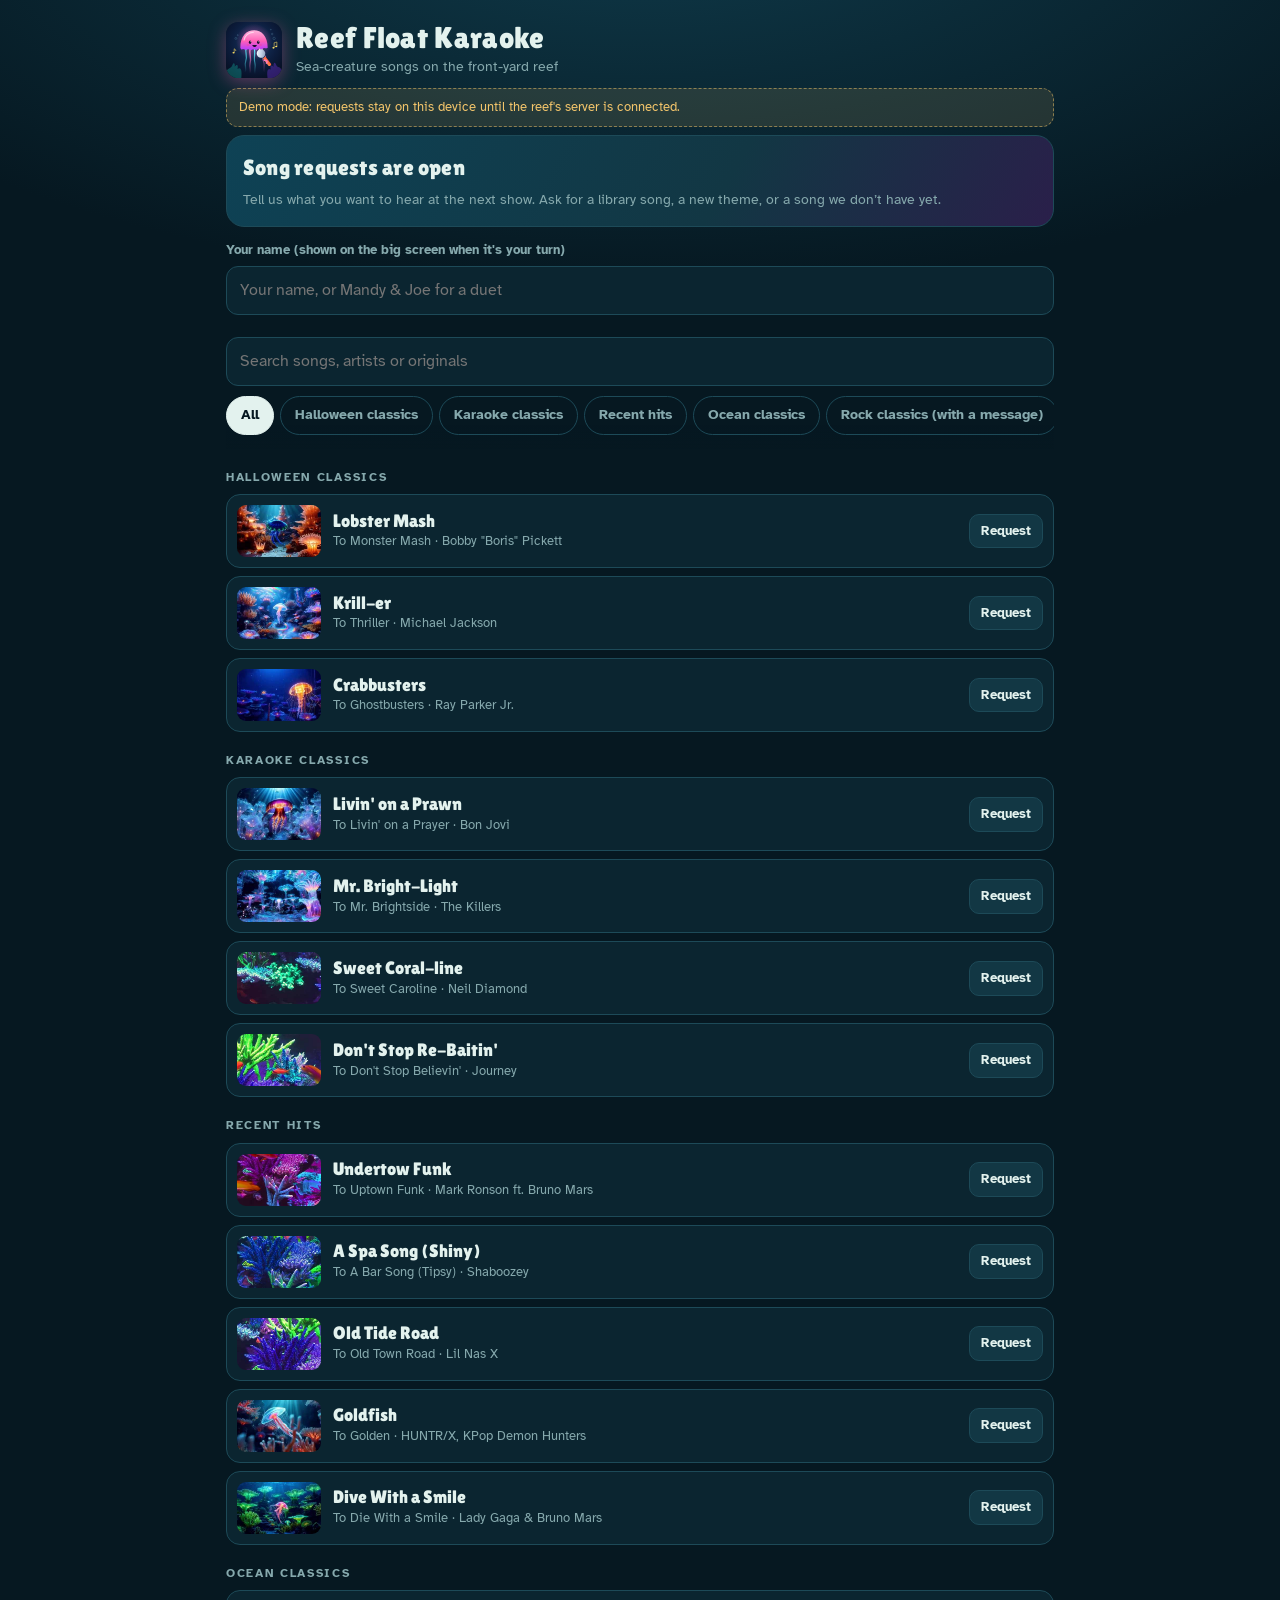
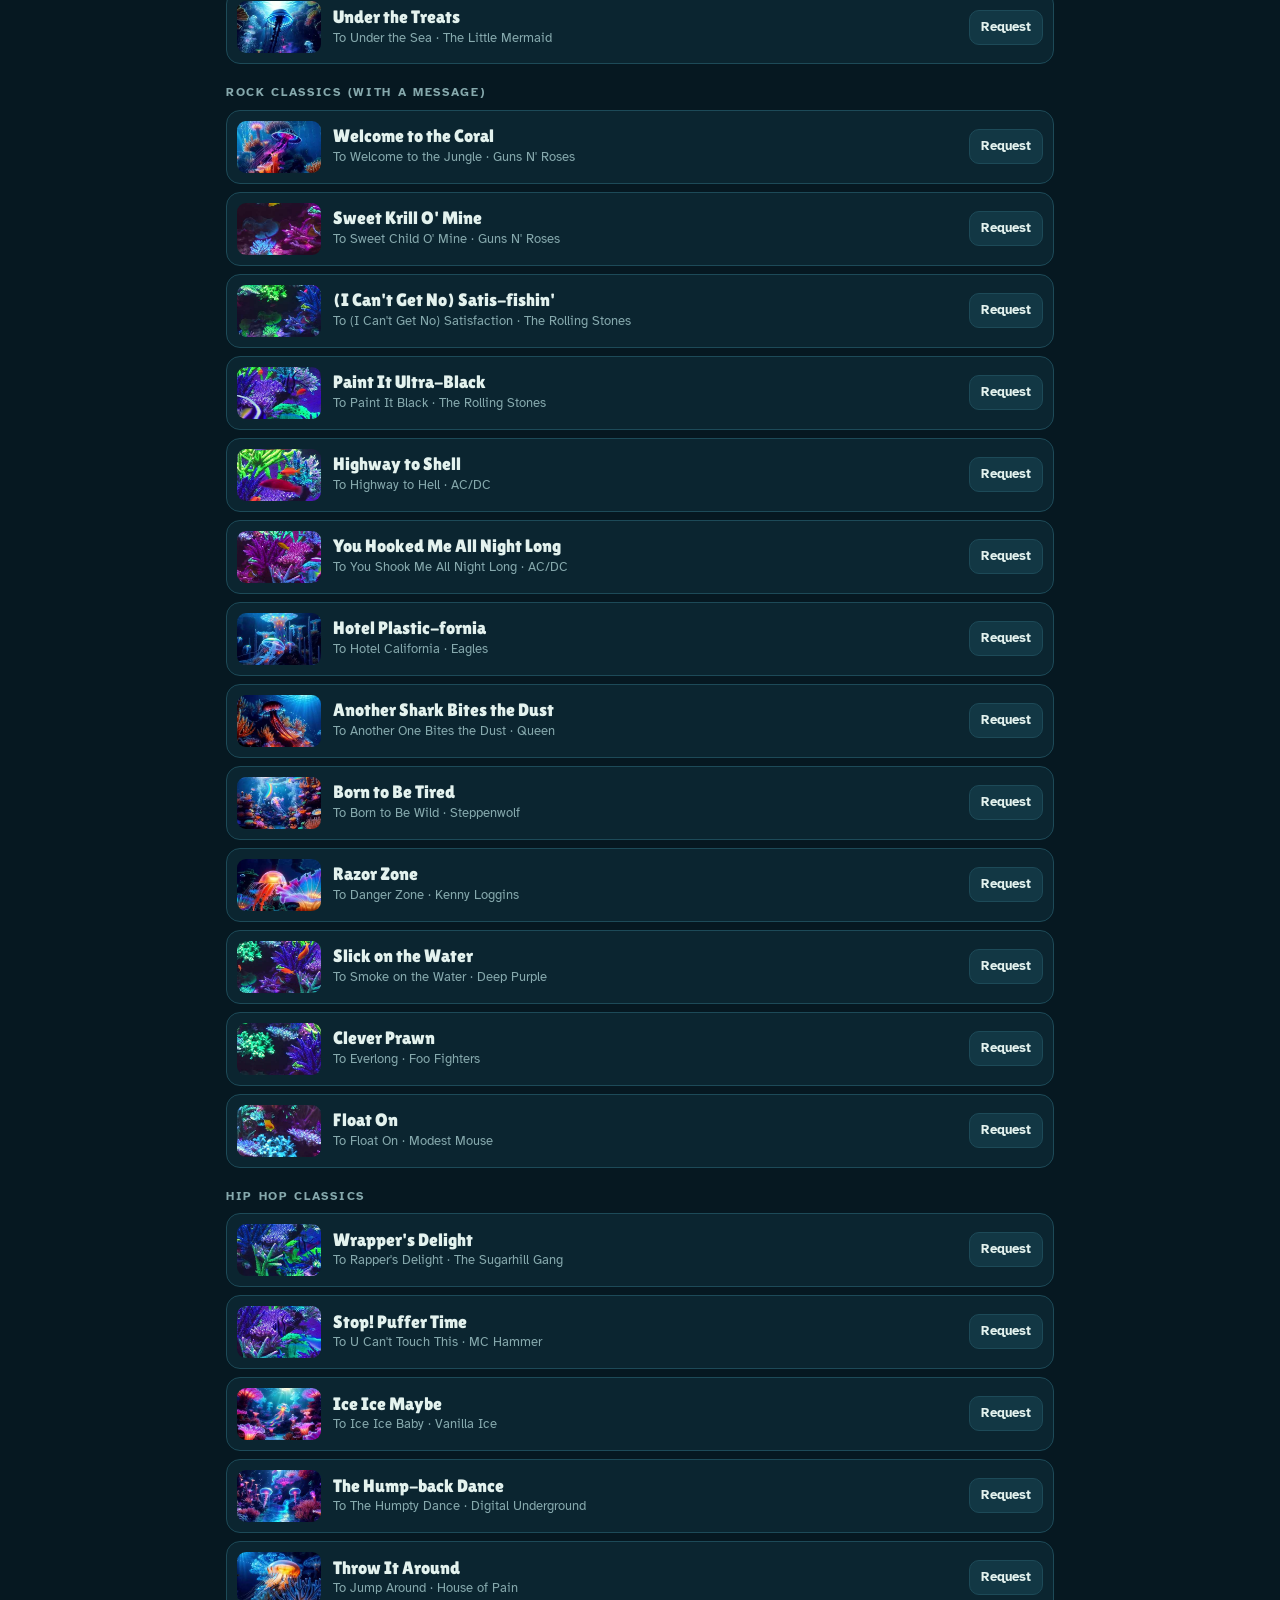
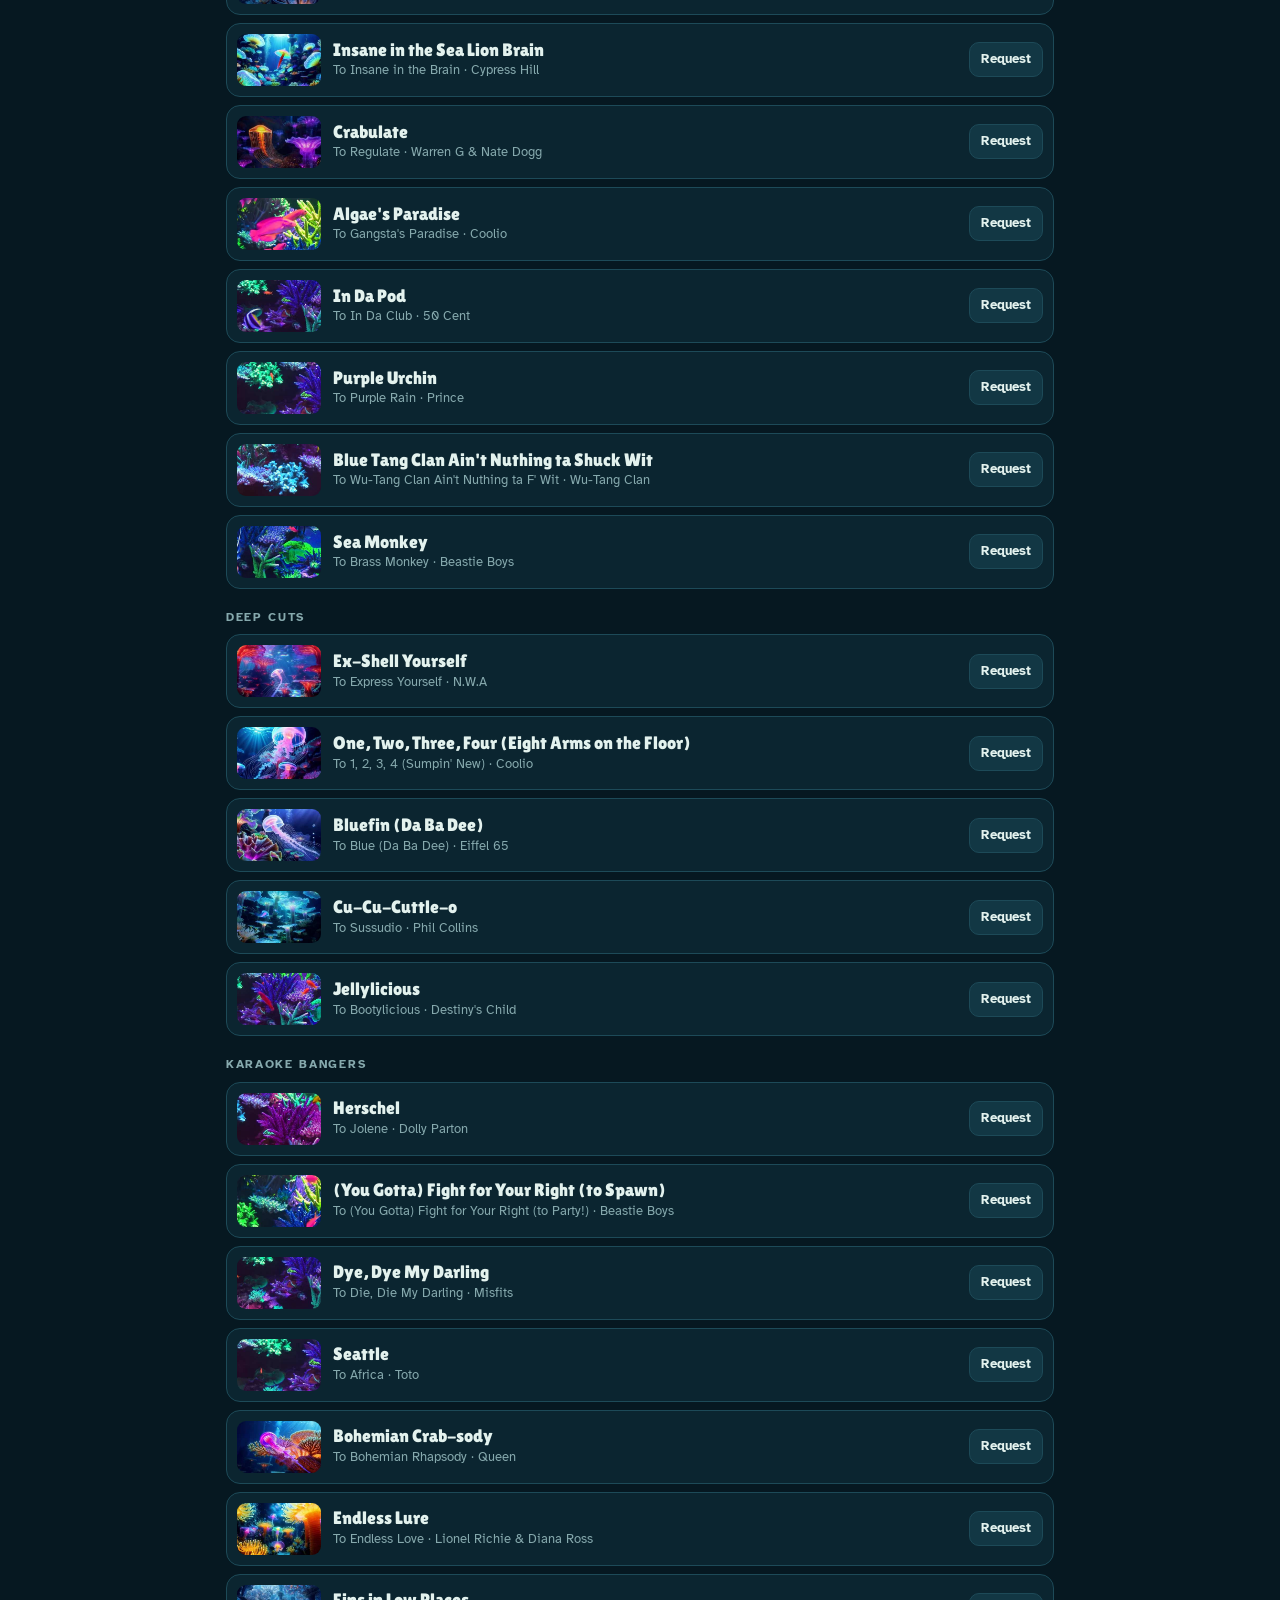
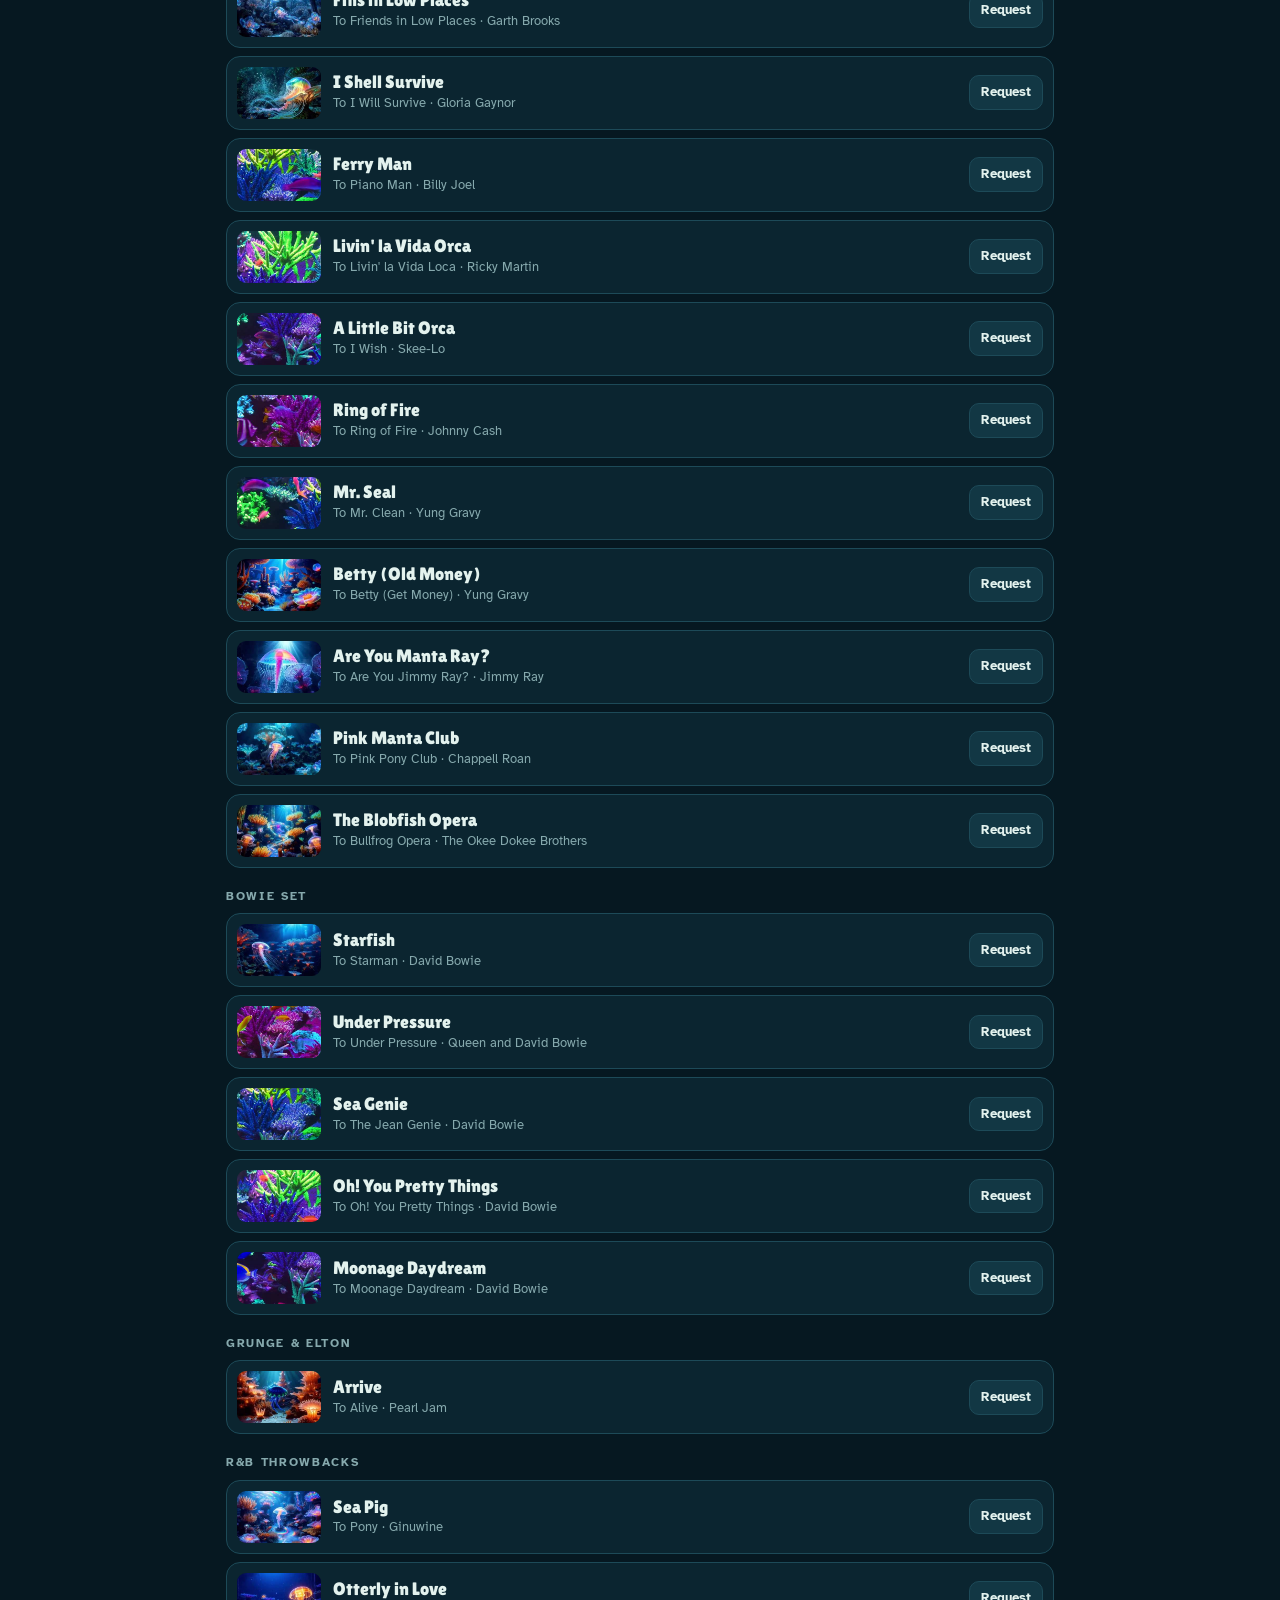
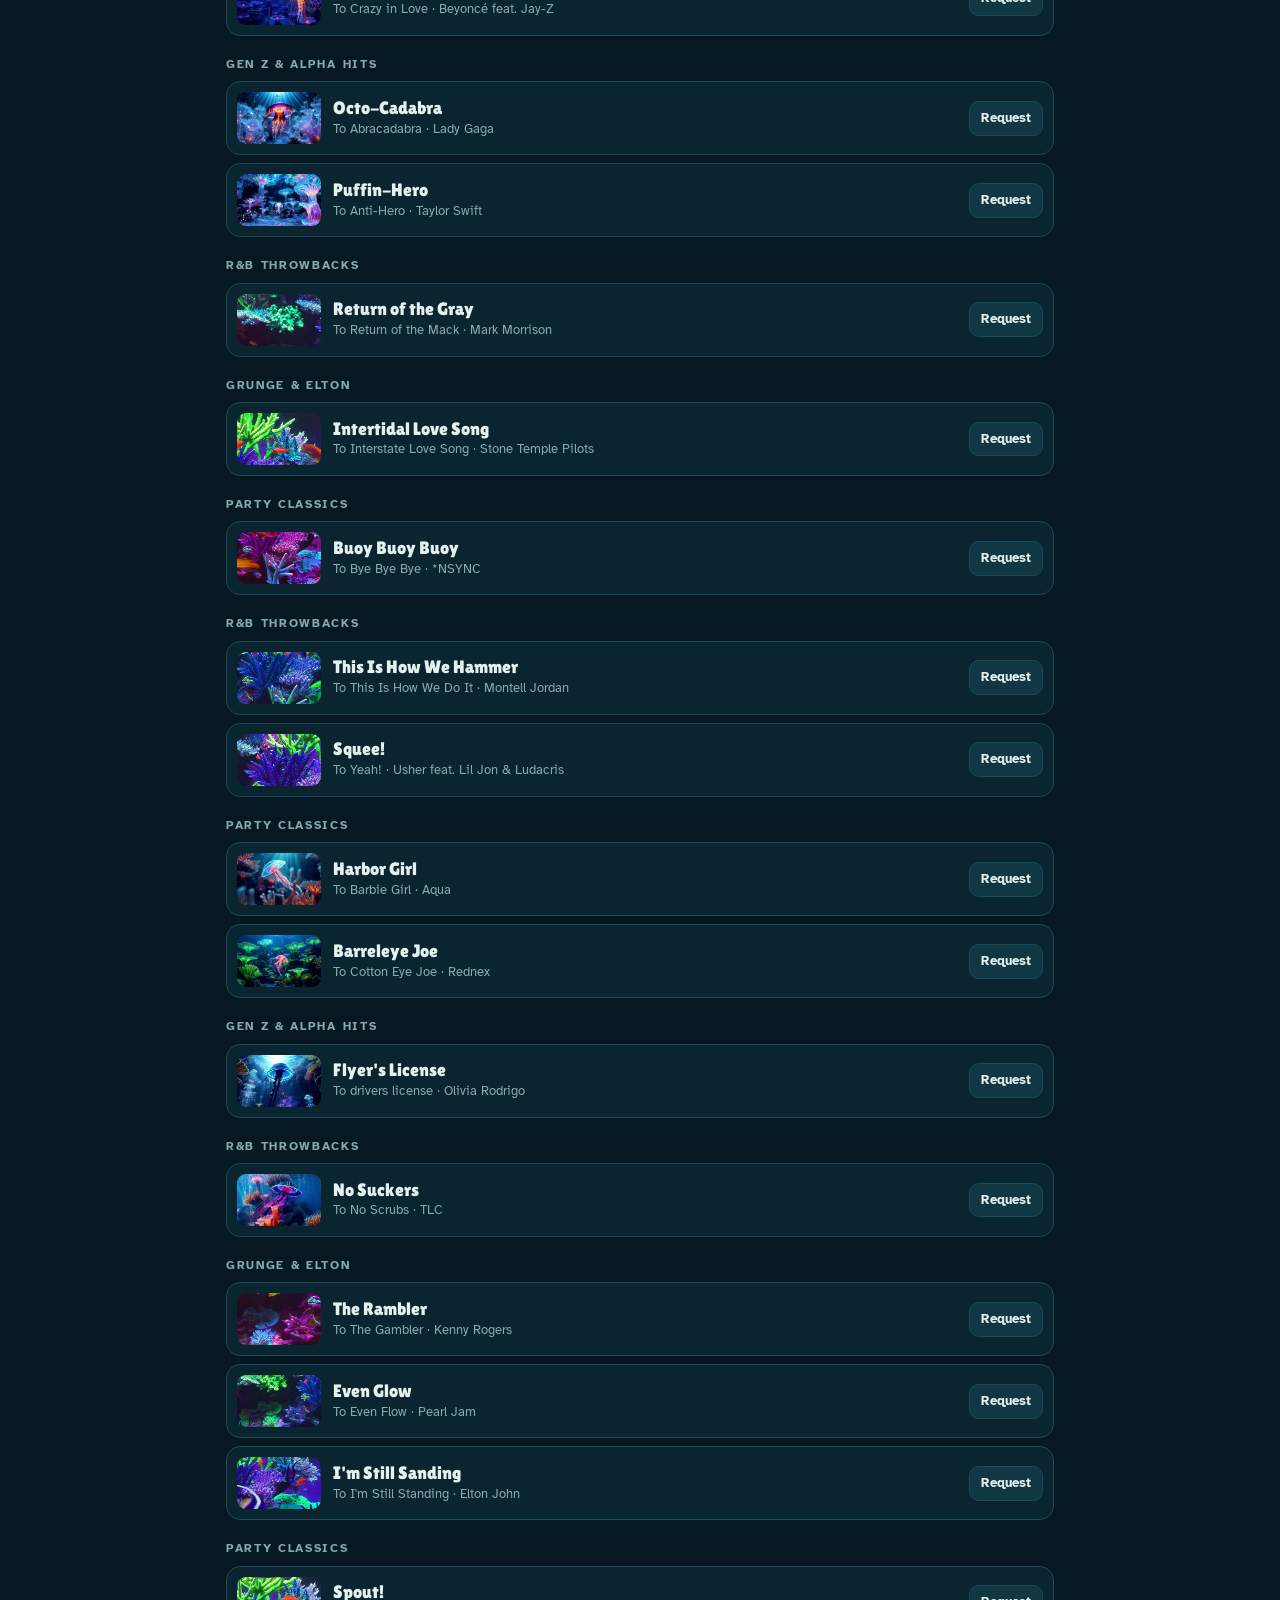
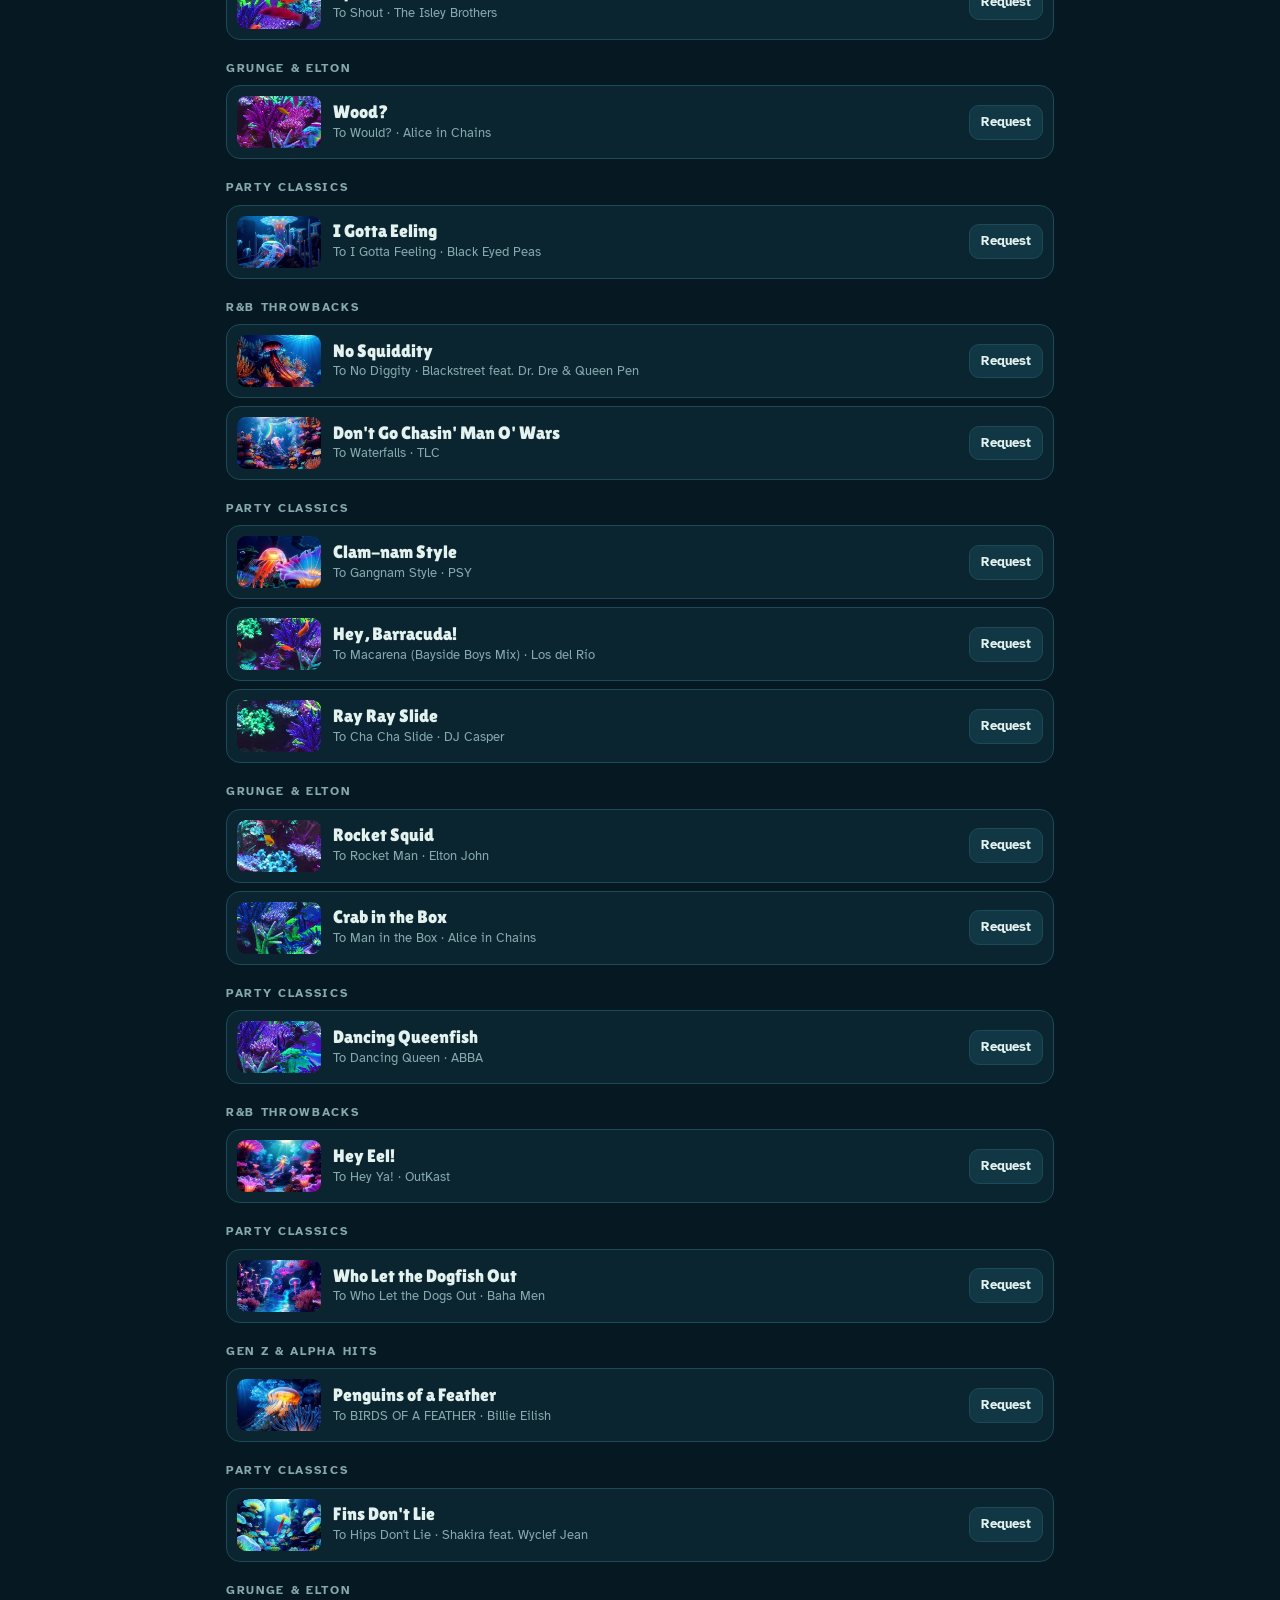
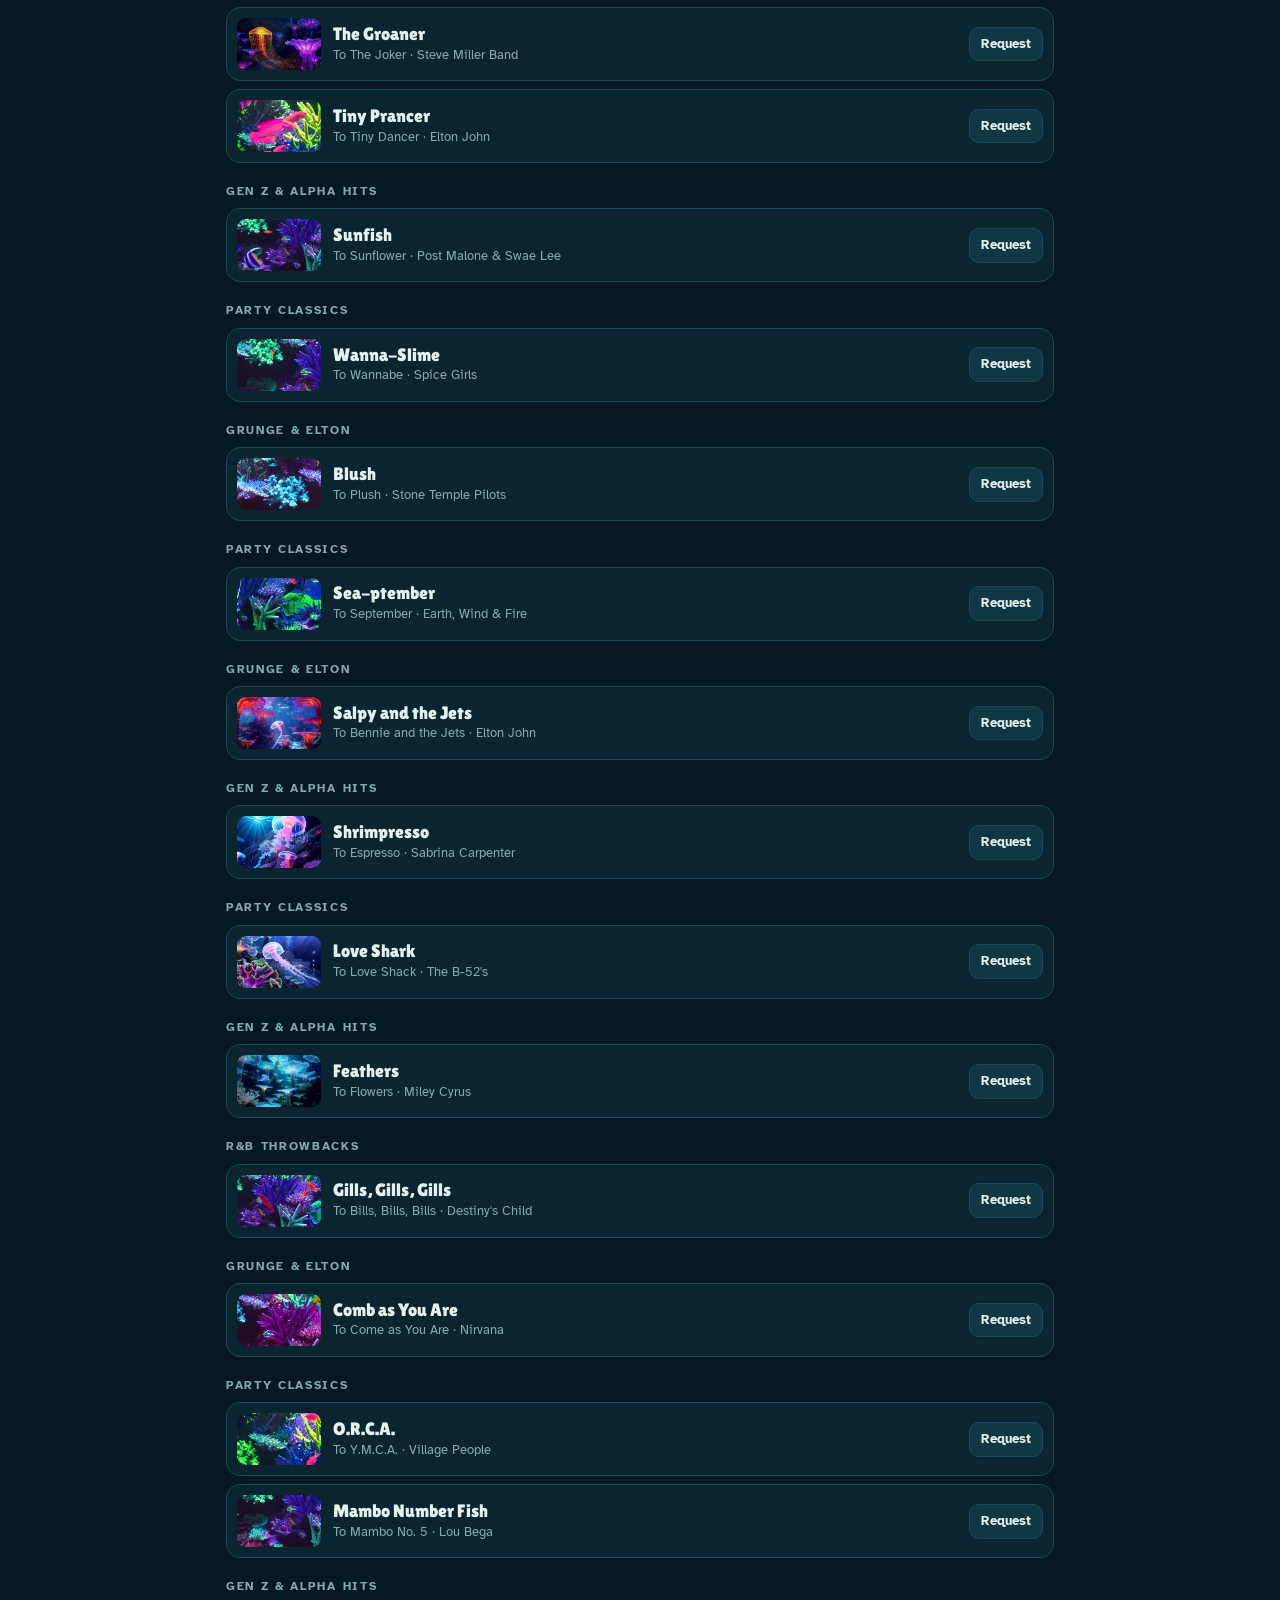
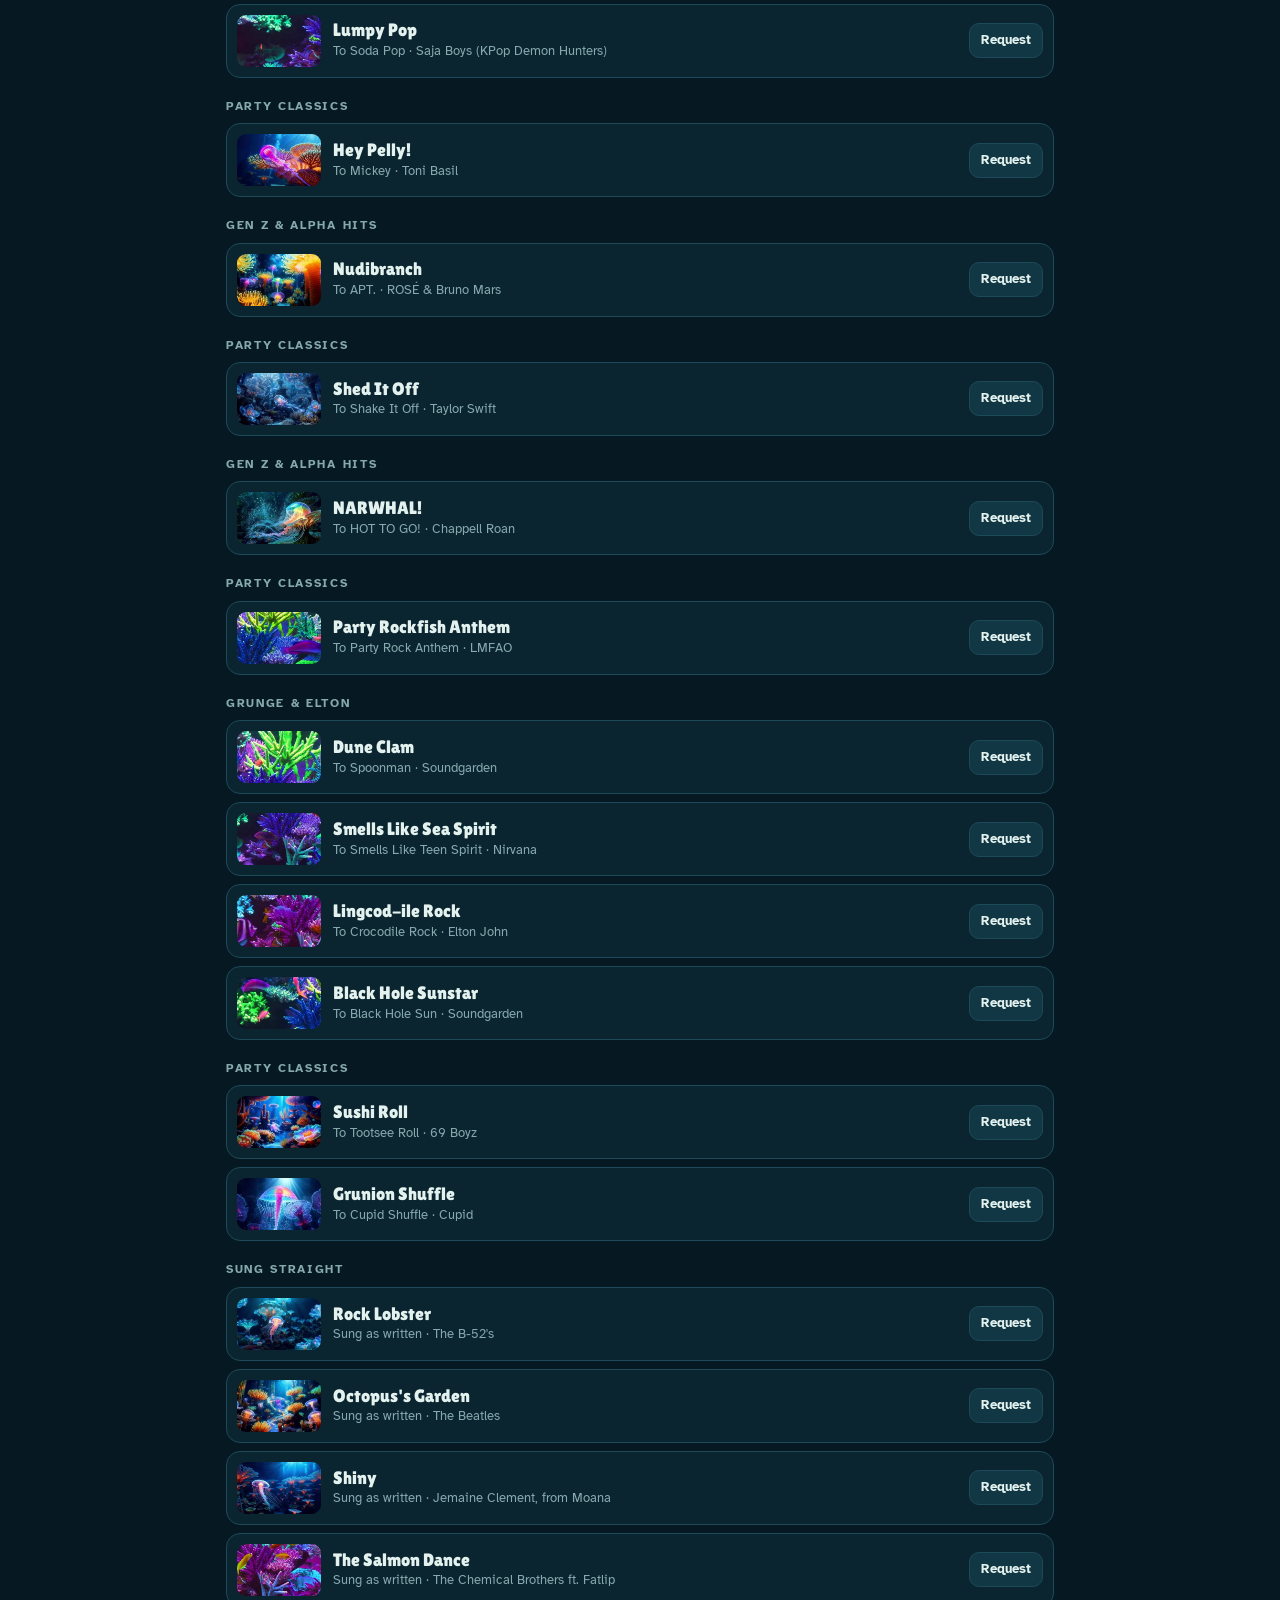
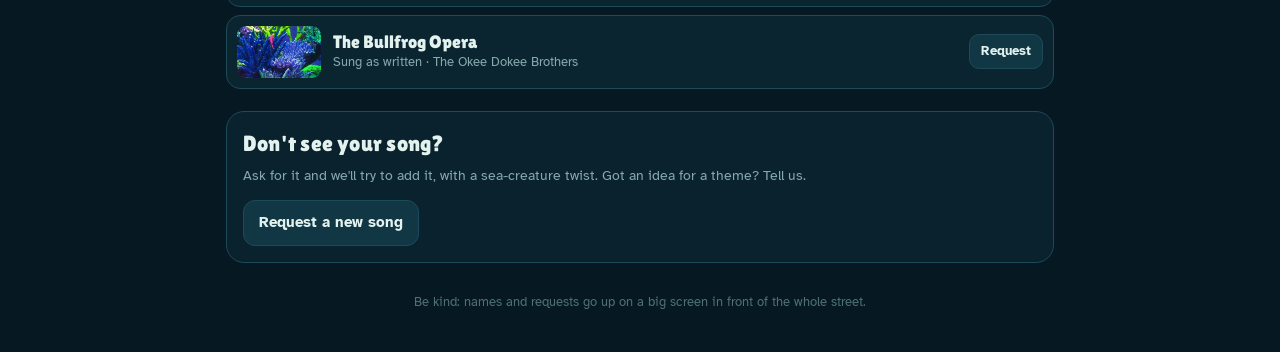
<file: join.html>
<!doctype html>
<html lang="en">
<head>
<meta charset="utf-8">
<meta name="viewport" content="width=device-width,initial-scale=1,viewport-fit=cover">
<title>Reef Float Karaoke · Join</title>
<link rel="icon" type="image/svg+xml" href="icon.svg">
<link rel="apple-touch-icon" href="icon-180.png">
<link rel="manifest" href="join.webmanifest">
<meta name="theme-color" content="#061821">
<meta name="apple-mobile-web-app-capable" content="yes">
<link rel="stylesheet" href="fonts.css">
<link rel="stylesheet" href="event.css">
<style>
.hero{padding-block:22px 10px;display:flex;align-items:center;gap:14px}
.hero img{width:56px;height:56px;border-radius:22%;box-shadow:0 4px 18px rgba(255,95,182,.35)}
.hero h1{font-size:30px;line-height:1}
.hero .sub{color:var(--mist);font-size:14px;margin-top:4px}
.banner{border-radius:18px;padding:16px;margin:8px 0 14px;background:linear-gradient(120deg,#0e4255,#123744 60%,#2a1f4a);border:1px solid var(--line)}
.banner h2{font-size:22px}
.banner p{margin:6px 0 0;color:var(--mist);font-size:14px}
.banner.live{background:linear-gradient(120deg,#5a1f3a,#3a1d4f 55%,#123744);border-color:rgba(255,95,182,.4)}
.banner.live h2::before{content:"";display:inline-block;width:10px;height:10px;border-radius:50%;background:var(--pink);margin-right:8px;vertical-align:middle;animation:pulse 1.4s infinite}
@keyframes pulse{50%{opacity:.25}}
.me{display:flex;gap:10px;align-items:end;margin:6px 0 12px}
.me .field{flex:1;margin:0}
.sticky{position:sticky;top:0;z-index:5;padding-block:10px;background:linear-gradient(var(--abyss) 80%,transparent)}
.cats{display:flex;gap:6px;overflow-x:auto;margin-top:10px;padding-bottom:4px}
.song{display:flex;align-items:center;gap:12px;padding:10px;border-radius:14px;background:var(--deep);border:1px solid var(--line)}
.song .thumb{width:84px;height:52px}
.song .grow{flex:1;min-width:0}
.song .t{font-family:var(--f-display);font-size:18px;line-height:1.1}
.song .s{font-size:13px;color:var(--mist);margin-top:2px}
.cat-h{font-size:12px;letter-spacing:.14em;text-transform:uppercase;color:var(--mist);font-weight:700;margin:20px 0 8px}
.spot{border-radius:18px;padding:16px;margin:4px 0 14px;background:linear-gradient(120deg,#123744,#0b2530);border:1px solid var(--ok)}
.spot.next{border-color:var(--pink);box-shadow:0 0 0 4px rgba(255,95,182,.18);animation:glow 1.2s infinite alternate}
@keyframes glow{to{box-shadow:0 0 0 10px rgba(255,95,182,.05)}}
.spot .big{font-family:var(--f-display);font-size:28px;line-height:1.05}
.q-row{display:flex;gap:10px;align-items:center;padding:8px 10px;border-radius:12px;background:var(--deep);border:1px solid var(--line)}
.q-row .n{font-family:var(--f-display);font-size:20px;width:28px;text-align:center;color:var(--mist)}
.q-row.now{border-color:var(--pink)}
.q-row.now .n{color:var(--pink)}
.sheet-bg{position:fixed;inset:0;background:rgba(2,10,14,.7);z-index:40;display:flex;align-items:flex-end;justify-content:center}
.sheet{background:var(--deep);border:1px solid var(--line);border-radius:22px 22px 0 0;width:min(560px,100%);padding:18px 16px calc(18px + env(safe-area-inset-bottom,0px));max-height:90vh;overflow:auto}
.sheet h3{font-size:24px}
.row2{display:flex;gap:10px;justify-content:flex-end;margin-top:14px;flex-wrap:wrap}
.cheer{position:sticky;top:8px;z-index:8;display:flex;flex-direction:column;gap:2px;margin:6px 0 12px;padding:14px 16px;border-radius:18px;background:linear-gradient(120deg,#ff5fb6,#ffb36b);color:#2a0618;box-shadow:0 10px 30px rgba(255,95,182,.35)}
.cheer b{font-family:var(--f-display);font-weight:400;font-size:22px;line-height:1.1}.cheer span{font-size:14px}
.cheer.pop{animation:pop .6s cubic-bezier(.2,1.4,.4,1)}@keyframes pop{0%{transform:scale(.85);opacity:0}100%{transform:none;opacity:1}}
.pushbox{display:flex;flex-direction:column;gap:6px;margin:0 0 14px;padding:12px 14px;border-radius:14px;background:var(--deep);border:1px dashed var(--line)}
.spot .row2 .btn{flex:1 1 140px}
.spot .row2 .btn.emo{flex:0 0 auto;font-size:22px;padding:6px 12px}
@media (prefers-reduced-motion: reduce){.cheer.pop,.spot.next{animation:none}}
.foot{margin:30px 0 40px;color:var(--dim);font-size:13px;text-align:center}
</style>
<style>
.contest{margin:14px 0}.contest h3{font-size:22px}
.vrow{display:flex;align-items:center;gap:10px;padding:10px 0;border-top:1px solid var(--line);flex-wrap:wrap}
.vrow .grow{flex:1 1 150px;min-width:0}
.shells{display:flex;gap:2px}
.shells button{background:none;border:0;padding:4px 3px;font-size:24px;line-height:1;filter:grayscale(1);opacity:.35;transition:transform .12s}
.shells button.on{filter:none;opacity:1}.shells button:active{transform:scale(1.25)}
.podium .vrow b.pl{font-family:var(--f-display);font-weight:400;font-size:24px;width:34px;text-align:center}
.jellyb{background:linear-gradient(90deg,var(--pink),var(--coral));border:0;color:#2a0e07}
</style>
</head>
<body>
<div class="wrap gut">
  <header class="hero"><img src="icon.svg" alt=""><div><h1 id="roomName">Reef Float Karaoke</h1><div class="sub" id="roomSub">Sea-creature songs on the front-yard reef</div></div></header>
  <div class="demo" id="demoNote" hidden>Demo mode: requests stay on this device until the reef's server is connected.</div>
  <section class="banner" id="banner"><h2 id="bTitle">Song requests are open</h2><p id="bText"></p></section>

  <section id="cheer" class="cheer" hidden aria-live="assertive"></section>
  <section id="spot" class="spot" hidden></section>
  <section id="pushBox" class="pushbox" hidden></section>
  <section id="contestBox" class="card contest" hidden></section>

  <div class="me"><div class="field"><label for="name">Your name (shown on the big screen when it's your turn)</label><input class="in" id="name" maxlength="40" autocomplete="nickname" placeholder="Your name, or Mandy &amp; Joe for a duet"></div></div>

  <section id="queueBox" hidden>
    <div class="cat-h">Up next on the reef</div>
    <div class="list" id="qList"></div>
  </section>

  <div class="sticky">
    <input class="in" id="q" type="search" placeholder="Search songs, artists or originals" autocomplete="off" aria-label="Search songs">
    <div class="cats" id="cats"></div>
  </div>
  <div id="songs"></div>

  <section class="card" style="margin-top:22px">
    <h3 style="font-size:22px">Don't see your song?</h3>
    <p class="m" style="margin:6px 0 0">Ask for it and we'll try to add it, with a sea-creature twist. Got an idea for a theme? Tell us.</p>
    <div class="row2" style="justify-content:flex-start"><button class="btn" id="newBtn" type="button">Request a new song</button></div>
  </section>
  <p class="foot">Be kind: names and requests go up on a big screen in front of the whole street.</p>
</div>

<div class="sheet-bg" id="sheet" hidden><div class="sheet" role="dialog" aria-modal="true" aria-labelledby="shTitle">
  <h3 id="shTitle"></h3><p class="m" id="shSub" style="margin:4px 0 0"></p>
  <div id="shBody"></div>
  <div class="row2"><button class="btn ghost" id="shCancel" type="button">Cancel</button><button class="btn primary" id="shGo" type="button"></button></div>
</div></div>

<script src="catalog.js"></script>
<script src="filter.js"></script>
<script src="event-config.js"></script>
<script src="actions.js"></script>
<script src="cheers.js"></script>
<script src="event-core.js"></script>
<script>
const $=id=>document.getElementById(id);
const esc=s=>String(s??'').replace(/[&<>"']/g,c=>({'&':'&amp;','<':'&lt;','>':'&gt;','"':'&quot;',"'":'&#39;'}[c]));
const CAT=window.REEF_CATALOG||[];
let TH=[];
function toast(m,bad){const d=document.createElement('div');d.className='toast'+(bad?' bad':'');d.textContent=m;document.body.appendChild(d);setTimeout(()=>d.remove(),2800)}
try{$('name').value=localStorage.getItem('reefev:name')||''}catch(e){}
$('name').addEventListener('change',()=>{try{localStorage.setItem('reefev:name',$('name').value.trim())}catch(e){}});
$('demoNote').hidden=!EV.isDemo;
let S=EV.state,catSel='All';
const titleOf=k=>{const c=CAT.find(x=>x.k===k);if(c)return c.title;const r=(S.remixes||[]).find(x=>'remix:'+x.id===k);return r?r.title:k};
function songsList(){const base=CAT.map(c=>({...c}));(S.remixes||[]).forEach(r=>{const b=CAT.find(c=>c.k===r.base);if(b)base.push({k:'remix:'+r.id,title:r.title,orig:b.orig,artist:b.artist,cat:'Remixes',th:b.th})});return base}
function renderCats(){const cats=['All',...new Set(songsList().map(s=>s.cat))];$('cats').innerHTML=cats.map(c=>`<button class="tab" type="button" aria-selected="${c===catSel}" data-c="${esc(c)}">${esc(c)}</button>`).join('')}
$('cats').addEventListener('click',e=>{const b=e.target.closest('.tab');if(!b)return;catSel=b.dataset.c;renderCats();renderSongs()});
function renderSongs(){const q=$('q').value.trim().toLowerCase();const ev=S.mode==='event';
  const list=songsList().filter(s=>(catSel==='All'||s.cat===catSel)&&(!q||(s.title+' '+s.orig+' '+s.artist).toLowerCase().includes(q)));
  let h='',last='';
  list.forEach(s=>{if(s.cat!==last){h+=`<div class="cat-h">${esc(s.cat)}</div>`;last=s.cat}
    const th=TH.length&&s.th!=null?TH[s.th%TH.length]:'';
    h+=`<div class="song" style="margin-bottom:8px"><div class="thumb" style="${th?`background-image:url('${th}')`:''}"></div><div class="grow"><div class="t">${esc(s.title)}</div><div class="s">${s.straight?'Sung as written':'To '+esc(s.orig)}${s.artist?' · '+esc(s.artist):''}</div></div>${ev&&(S.nixed||{})[s.k]?'<span class="pill warn">Taking a break tonight</span>':`<button class="btn ${ev?'primary':''} small" type="button" data-k="${esc(s.k)}">${ev?'Sing this':'Request'}</button>`}</div>`});
  $('songs').innerHTML=h||'<p class="empty">No songs match. Request it below!</p>'}
$('q').addEventListener('input',renderSongs);
$('songs').addEventListener('click',e=>{const b=e.target.closest('button[data-k]');if(!b)return;const k=b.dataset.k;S.mode==='event'?askSing(k):askRequest(k)});
$('newBtn').onclick=()=>askNew();

let onGo=null;
function sheet(title,sub,body,go,fn){$('shCancel').textContent='Cancel';$('shTitle').textContent=title;$('shSub').textContent=sub||'';$('shBody').innerHTML=body;$('shGo').textContent=go;onGo=fn;$('sheet').hidden=false;const f=$('shBody').querySelector('input');if(f)setTimeout(()=>f.focus(),50)}
$('shCancel').onclick=()=>{$('sheet').hidden=true};
$('sheet').addEventListener('click',e=>{if(e.target===$('sheet'))$('sheet').hidden=true});
$('shGo').onclick=async()=>{if(!onGo)return;$('shGo').disabled=true;try{await onGo()}finally{$('shGo').disabled=false}};
const nameField=()=>`<div class="field"><label for="shName">Your name</label><input class="in" id="shName" maxlength="40" value="${esc($('name').value)}" placeholder="First name or stage name"></div>`;
const takeName=()=>{const n=($('shName')||{}).value||'';$('name').value=n.trim();try{localStorage.setItem('reefev:name',n.trim())}catch(e){}return n.trim()};
const repeatMsg=(rep,t)=>rep.sung?(rep.gap===1?t+' was the last song sung.':t+' was sung just '+rep.gap+' songs ago.')
  :(rep.gap===1?t+' is already the song right before you.':t+' is already coming up, '+rep.gap+' songs before you.');
function askSing(k){sheet('Sing '+titleOf(k)+'?','You’ll get a heads-up here when you’re next.',nameField(),'Add me to the line',async()=>{
  const nm=takeName();const r=await EV.call('queue',{k,title:titleOf(k),name:nm});
  if(!r.ok&&r.repeat){sheet('Heads up!',repeatMsg(r.repeat,titleOf(k))+' The same song twice that close can drag. Want to pick another?','','Sing it anyway',()=>askSingNow(k,nm));$('shCancel').textContent='Pick another';return}
  if(!r.ok){toast(r.msg||'Couldn’t add you.',true);return}
  unlockSound();try{localStorage.setItem('reefev:mine',r.id);localStorage.setItem('reefev:mineEv',S.eventId||'')}catch(e){}$('sheet').hidden=true;renderQueue();toast('You’re in line! Waiting for the DJ to approve.')})}
async function askSingNow(k,nm){const r=await EV.call('queue',{k,title:titleOf(k),name:nm,anyway:true});
  if(!r.ok){toast(r.msg||'Couldn’t add you.',true);return}
  $('sheet').hidden=true;unlockSound();try{localStorage.setItem('reefev:mine',r.id);localStorage.setItem('reefev:mineEv',S.eventId||'')}catch(e){}renderQueue();toast('You’re in line! Waiting for the DJ to approve.')}
function askRequest(k){sheet('Request '+titleOf(k),'Want a fresh parody of this one? Add a theme (optional).',nameField()+`<div class="field"><label for="shTheme">Theme idea (optional)</label><input class="in" id="shTheme" maxlength="60" placeholder="e.g. make it about otters"></div>`,'Send request',async()=>{
  const r=await EV.call('request',{type:'library',k,title:titleOf(k),theme:$('shTheme').value,name:takeName()});if(!r.ok){toast(r.msg||'Couldn’t send that.',true);return}
  $('sheet').hidden=true;toast('Request sent. Thanks!')})}
function askNew(){sheet('Request a new song','We’ll try to add it, sea creatures and all.',`<div class="field"><label for="shSong">Song</label><input class="in" id="shSong" maxlength="60" placeholder="Song title"></div><div class="field"><label for="shArtist">Artist</label><input class="in" id="shArtist" maxlength="40" placeholder="Who sings it"></div><div class="field"><label for="shTheme">Theme idea (optional)</label><input class="in" id="shTheme" maxlength="60" placeholder="e.g. a jellyfish who can't dance"></div>`+nameField(),'Send request',async()=>{
  const r=await EV.call('request',{type:'new',title:$('shSong').value,artist:$('shArtist').value,theme:$('shTheme').value,name:takeName()});if(!r.ok){toast(r.msg||'Couldn’t send that.',true);return}
  $('sheet').hidden=true;toast('Got it! We’ll see what we can do.')})}

function renderBanner(){const ev=S.mode==='event';if(S.room&&S.room.code!=='main'){$('roomName').textContent=S.room.name;$('roomSub').textContent='Reef Float Karaoke · room '+S.room.code}$('banner').classList.toggle('live',ev);
  $('bTitle').textContent=ev?'The show is live!':'Song requests are open';
  $('bText').textContent=ev?'Pick a song, add your name, and the DJ will call you up. Your name goes on the big screen.':'Tell us what you want to hear at the next show. Ask for a library song, a new theme, or a song we don’t have yet.'}
const LSX={get:k=>{try{return localStorage.getItem(k)}catch(e){return null}},set:(k,v)=>{try{localStorage.setItem(k,v)}catch(e){}},del:k=>{try{localStorage.removeItem(k)}catch(e){}}};
let lastStage=null,actx=null,coldArm=0,titleT=null,wl=null;
function unlockSound(){try{actx=actx||new (window.AudioContext||window.webkitAudioContext)();actx.resume()}catch(e){}}
function chime(big){try{if(!actx)return;const t=actx.currentTime;(big?[523,659,784,1047,1319]:[659,784,1047]).forEach((f,i)=>{const o=actx.createOscillator(),g=actx.createGain();o.type='triangle';o.frequency.value=f;const s=t+i*.12;g.gain.setValueAtTime(0,s);g.gain.linearRampToValueAtTime(.25,s+.02);g.gain.exponentialRampToValueAtTime(.001,s+.5);o.connect(g).connect(actx.destination);o.start(s);o.stop(s+.55)})}catch(e){}}
const BASE_TITLE=document.title;
function flashTitle(msg){clearInterval(titleT);let on=0,n=0;titleT=setInterval(()=>{document.title=(on=!on)?msg:BASE_TITLE;if(++n>40){clearInterval(titleT);document.title=BASE_TITLE}},800)}
function showCheer(stage,me,loud){const c=reefCheers(stage,me.name||$('name').value,me.title,me.id);$('cheer').innerHTML=`<b>${esc(c.title)}</b><span>${esc(c.body)}</span>`;$('cheer').hidden=false;
  if(!loud)return;$('cheer').classList.remove('pop');void $('cheer').offsetWidth;$('cheer').classList.add('pop');
  try{navigator.vibrate&&navigator.vibrate(stage==='up'?[300,120,300,120,500]:[200,100,200])}catch(e){}chime(stage==='up');flashTitle(c.title)}
const PUSH_OK=('serviceWorker' in navigator)&&('PushManager' in window)&&('Notification' in window);
const IOSDEV=/iPad|iPhone|iPod/.test(navigator.userAgent)||(navigator.platform==='MacIntel'&&navigator.maxTouchPoints>1);
const STANDALONE=(window.matchMedia&&matchMedia('(display-mode: standalone)').matches)||navigator.standalone;
const b64key=s=>{const p=s.replace(/-/g,'+').replace(/_/g,'/');return Uint8Array.from(atob(p+'='.repeat((4-p.length%4)%4)),c=>c.charCodeAt(0))};
async function pushOn(me){unlockSound();try{const reg=await navigator.serviceWorker.register('sw.js');await navigator.serviceWorker.ready;
  const perm=await Notification.requestPermission();if(perm!=='granted'){toast('No problem. Keep this page open and it will buzz you.',true);return}
  let sub=await reg.pushManager.getSubscription();if(sub)await sub.unsubscribe();
  sub=await reg.pushManager.subscribe({userVisibleOnly:true,applicationServerKey:b64key(S.settings.vapid)});
  const r=await EV.call('pushSub',{eventId:S.eventId,qid:me.id,sub:sub.toJSON()});if(!r.ok){toast(r.msg||'Couldn’t turn on pings.',true);await sub.unsubscribe();return}
  LSX.set('reefev:pushEv',S.eventId);LSX.set('reefev:pushQ',me.id);toast('🔔 You’re set! We’ll ping you before your turn.');renderQueue()}catch(e){toast('This browser couldn’t turn on pings. Keep this page open instead.',true)}}
async function pushOff(silent){const q=LSX.get('reefev:pushQ');const had=!!q;LSX.del('reefev:pushEv');LSX.del('reefev:pushQ');
  try{const reg=navigator.serviceWorker&&await navigator.serviceWorker.getRegistration();const sub=reg&&await reg.pushManager.getSubscription();if(sub)await sub.unsubscribe()}catch(e){}
  if(!silent&&had)EV.call('pushUnsub',{qid:q})}
async function wakeToggle(){try{if(wl){await wl.release();wl=null}else{wl=await navigator.wakeLock.request('screen');wl.addEventListener('release',()=>{wl=null;renderQueue()})}}catch(e){toast('Your phone won’t keep the screen on from here. Tap it now and then.',true)}renderQueue()}
function renderPush(me){const box=$('pushBox');box.hidden=false;const on=LSX.get('reefev:pushEv')===S.eventId&&LSX.get('reefev:pushQ')===me.id;
  if(on)box.innerHTML=`<b>🔔 Pings are on</b><span class="m">We’ll buzz you 2 songs out, when you’re next, and when you’re on. Tonight only: they switch off by themselves when the show ends.</span><div><button class="btn small ghost" id="pushOffB" type="button">Stop pings</button></div>`;
  else if(EV.isDemo||!(S.settings||{}).vapid)box.innerHTML=`<span class="m">🔔 Phone pings switch on once the reef’s live server is connected. For now, keep this page open and it will buzz you.</span>`;
  else if(IOSDEV&&!STANDALONE)box.innerHTML=`<span class="m">📱 iPhone tip: Apple only allows pings from pages added to the Home Screen (Share, then Add to Home Screen). Easier: keep this page open and it will buzz you 2 songs out.</span>`;
  else if(!PUSH_OK)box.innerHTML=`<span class="m">This browser can’t do pings. Keep this page open and it will buzz you 2 songs out.</span>`;
  else box.innerHTML=`<button class="btn" id="pushOnB" type="button">🔔 Ping me 2 songs before my turn</button><span class="m">Optional, for tonight only. Pings switch off by themselves when the show ends, and we don’t keep your details.</span>`;
  const a=$('pushOnB');if(a)a.onclick=()=>pushOn(me);const b=$('pushOffB');if(b)b.onclick=async()=>{await pushOff(false);toast('Pings off.');renderQueue()}}
function clearMine(){LSX.del('reefev:mine');LSX.del('reefev:mineEv');pushOff(true);lastStage=null;$('cheer').hidden=true;$('pushBox').hidden=true;$('spot').hidden=true}
function renderQueue(){const ev=S.mode==='event';$('queueBox').hidden=!ev;
  const mine=LSX.get('reefev:mine'),mineEv=LSX.get('reefev:mineEv');
  if(mine&&(!ev||(S.eventId&&mineEv&&mineEv!==S.eventId))){clearMine();return}
  if(!ev){clearMine();return}
  const vis=S.queue.filter(q=>['up','approved'].includes(q.status));
  $('qList').innerHTML=vis.length?vis.slice(0,12).map((q,i)=>`<div class="q-row ${q.status==='up'?'now':''}"><span class="n">${q.status==='up'?'♪':i+(vis[0].status==='up'?0:1)}</span><div class="grow"><b>${esc(q.name)}</b><div class="m">${esc(q.title)}</div></div>${q.status==='up'?'<span class="pill hot">On stage</span>':''}</div>`).join(''):'<p class="empty">Nobody in line yet. Be the first!</p>';
  const me=mine&&S.queue.find(q=>q.id===mine);
  if(me&&me.status==='done'){renderAfter(me);return}
  if(!me||['done','rejected'].includes(me.status)){if(me&&me.status==='rejected'&&me.reason!=='cold feet')toast('The DJ couldn’t fit that one in. Pick another?',true);if(mine)clearMine();return}
  const ahead=vis.findIndex(q=>q.id===me.id);
  const stage=me.status==='up'?'up':me.status==='pending'?'pending':ahead<=1?'next':ahead===2?'two':'wait';
  if(['two','next','up'].includes(stage)){if(stage!==lastStage)showCheer(stage,me,lastStage!==null)}else $('cheer').hidden=true;
  lastStage=stage;
  const nm=esc(me.name||$('name').value);
  const big={pending:'Waiting for the DJ',wait:`${ahead} songs until you`,two:'2 songs until you',next:'You’re next!',up:'You’re on!'}[stage];
  const sub={pending:esc(me.title)+' · you’ll join the line once the DJ approves it.',wait:esc(me.title),two:esc(me.title)+' · start warming up!',next:esc(me.title)+' · head to the reef float.',up:'Grab the mic! '+esc(me.title)}[stage];
  $('spot').className='spot'+(['next','up'].includes(stage)?' next':'');$('spot').hidden=false;
  const armed=Date.now()-coldArm<4000;
  $('spot').innerHTML=`<div class="m">${nm}</div><div class="big">${big}</div><div class="m" style="margin-top:4px">${sub}</div>
    <p class="m" style="margin:10px 0 0">Keep this page open so it can buzz you. Phones pause pages when the screen locks.</p>
    ${['pending','wait','two'].includes(stage)?`<div class="row2" style="justify-content:flex-start;margin-top:10px"><a class="btn jellyb" href="jelly.html${EV.room!=='main'?'?room='+encodeURIComponent(EV.room):''}">🪼 Play Jelly Drift while you wait</a></div>`:''}
    <div class="row2" style="justify-content:flex-start">${'wakeLock' in navigator?`<button class="btn small" id="wakeB" type="button">${wl?'☀️ Screen staying on':'☀️ Keep my screen on'}</button>`:''}<button class="btn small ghost" id="coldB" type="button">${armed?'Tap again to give up your spot':'🥶 Cold feet? Give up my spot'}</button></div>`;
  const w=$('wakeB');if(w)w.onclick=wakeToggle;
  $('coldB').onclick=async()=>{if(Date.now()-coldArm>=4000){coldArm=Date.now();renderQueue();setTimeout(renderQueue,4100);return}coldArm=0;
    const r=await EV.call('cancelMine',{id:me.id});if(r.ok===false){toast('Couldn’t change that. Find the DJ!',true);return}pushOff(false);clearMine();toast('No worries! 🐢 Your spot went to the next singer. Come back when you’re ready.')};
  renderPush(me)}
/* after the song: thank the DJ, optional tip */
const TIP_DEFAULT='https://venmo.com/code?user_id=1897503783911424832';
function renderAfter(me){$('cheer').hidden=true;lastStage='done';const sp=$('spot');sp.className='spot';sp.hidden=false;
  const st=S.settings||{},djTip=st.tipUrl||'',mine=!!djTip||!S.room||S.room.code==='main';
  const tip=djTip||st.creatorTipUrl||TIP_DEFAULT;
  sp.innerHTML=`<div class="big">That was fin-tastic! 🎉</div><div class="m" style="margin-top:4px">Thanks for singing ${esc(me.title)}.</div>
    <div style="margin-top:12px"><b>Send the DJ some love</b><div class="row2" style="justify-content:flex-start;margin-top:6px" id="thx">${me.thanked?`<span class="pill ok">${me.thanked} Sent! The DJ says thanks right back.</span>`:['🙌','👏','🐚','🔥','💙'].map(e=>`<button class="btn small emo" type="button" data-e="${e}" aria-label="Send ${e}">${e}</button>`).join('')}</div></div>
    ${tip?`<div class="pushbox" style="margin:12px 0 0"><b>${mine?'Tip the DJ':'Tip the songwriter'} (totally optional)</b><span class="m">${mine?'Always appreciated, never expected. Tips go toward making more songs. If you\'re gonna tip, tip the DJ, not your boat. 🚤':'Always appreciated, never expected. Tips go to the creator of Reef Float Karaoke and pay for more songs. If you\'re gonna tip, tip the writer, not your boat. 🚤'}</span><a class="btn primary" href="${esc(tip)}" target="_blank" rel="noopener" style="align-self:flex-start">Tip with Venmo</a></div>`:''}
    <div class="row2" style="justify-content:flex-start"><button class="btn" id="againB" type="button">Sing another</button><button class="btn ghost" id="doneB" type="button">Done</button></div>`;
  sp.querySelectorAll('[data-e]').forEach(b=>b.onclick=async()=>{const r=await EV.call('thanks',{id:me.id,emoji:b.dataset.e});if(r.ok===false){toast('Couldn’t send that one.',true);return}toast('Sent! 💙')});
  $('againB').onclick=()=>{clearMine();renderQueue();$('q').scrollIntoView({behavior:'smooth',block:'start'})};
  $('doneB').onclick=()=>{clearMine();renderQueue()};
  $('pushBox').hidden=true}
/* contest mode: rate finished performances with 1 to 5 shells; winners show once the DJ reveals them */
const myVotes=()=>{if(S.myVotes)return S.myVotes;try{const o=JSON.parse(localStorage.getItem('reefev:votes')||'{}');return o.ev===S.eventId?o.v||{}:{}}catch(e){return{}}};
function renderContest(){const box=$('contestBox'),C=S.contest||{};if(!C.on||S.mode!=='event'){box.hidden=true;return}
  const mine=LSX.get('reefev:mine'),mv=myVotes();
  const done=S.queue.filter(q=>q.status==='done'&&q.id!==mine).slice(-8).reverse();
  if(!done.length&&!C.show){box.hidden=true;return}box.hidden=false;
  const medal=['🥇','🥈','🥉'];
  box.innerHTML=(C.show&&C.board&&C.board.length?`<div class="podium"><h3>🏆 Tonight’s winners</h3>${C.board.slice(0,5).map((r,i)=>`<div class="vrow"><b class="pl">${medal[i]||i+1}</b><div class="grow"><b>${esc(r.name)}</b><div class="m">${esc(r.title)}</div></div><span class="pill ok">${r.avg.toFixed(1)} 🐚 · ${r.n} vote${r.n===1?"":"s"}</span></div>`).join('')}</div>`:'')
    +(done.length?`<h3 style="${C.show?'margin-top:16px':''}">Rate the singers</h3><p class="m" style="margin:4px 0 8px">Tap 1 to 5 shells once a song is over. You can change your mind until the show ends.</p>`
      +done.map(q=>`<div class="vrow"><div class="grow"><b>${esc(q.name||'A brave singer')}</b><div class="m">${esc(q.title)}</div></div><div class="shells" role="group" aria-label="Rate ${esc(q.name)}">${[1,2,3,4,5].map(n=>`<button type="button" class="${(mv[q.id]||0)>=n?'on':''}" data-v="${q.id}" data-n="${n}" aria-label="${n} shell${n>1?'s':''}" aria-pressed="${mv[q.id]===n}">🐚</button>`).join('')}</div></div>`).join(''):'');
  box.querySelectorAll('[data-v]').forEach(b=>b.onclick=async()=>{const id=b.dataset.v,n=+b.dataset.n;const r=await EV.call('vote',{id,stars:n});if(r.ok===false){toast(r.msg||'Couldn’t count that vote.',true);return}
    if(!S.myVotes){const v=myVotes();v[id]=n;try{localStorage.setItem('reefev:votes',JSON.stringify({ev:S.eventId,v}))}catch(e){}}renderContest()})}
document.addEventListener('visibilitychange',()=>{if(document.visibilityState==='visible'){try{actx&&actx.resume()}catch(e){}renderQueue()}});
EV.on(s=>{S=s;renderBanner();renderQueue();renderContest();renderCats();renderSongs()});
/* thumbnails load after the list is on screen */
['thumbs-1.js','thumbs-2.js','thumbs-3.js','thumbs-4.js'].reduce((p,src)=>p.then(()=>new Promise(r=>{const sc=document.createElement('script');sc.src=src;sc.onload=sc.onerror=r;document.body.appendChild(sc)})),Promise.resolve()).then(()=>{TH=window.REEF_THUMBS||[];renderSongs()});
</script>
</body>
</html>
</file>
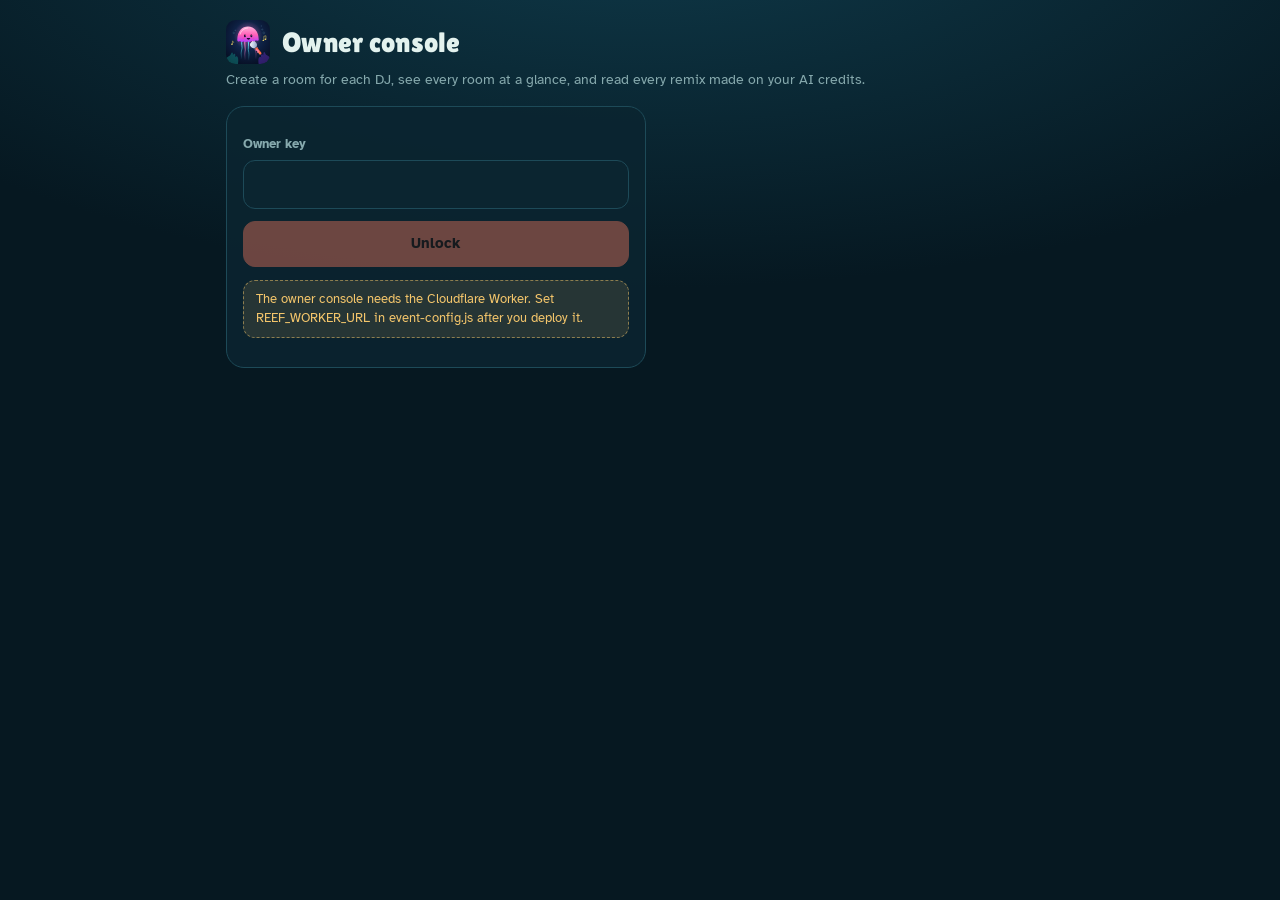
<file: owner.html>
<!doctype html>
<html lang="en">
<head>
<meta charset="utf-8">
<meta name="viewport" content="width=device-width,initial-scale=1,viewport-fit=cover">
<title>Reef Float Karaoke · Owner</title>
<meta name="robots" content="noindex">
<link rel="icon" type="image/svg+xml" href="icon.svg">
<link rel="stylesheet" href="fonts.css">
<link rel="stylesheet" href="event.css">
<style>
.top{display:flex;align-items:center;gap:12px;padding-block:20px 6px}
.top img{width:44px;height:44px;border-radius:22%}
.top h1{font-size:28px}
.stat{display:flex;gap:10px;flex-wrap:wrap;margin:10px 0 4px}
.stat .card{flex:1 1 140px;padding:12px 14px}
.stat b{font-family:var(--f-display);font-weight:400;font-size:30px;display:block;line-height:1}
.room{display:flex;flex-direction:column;gap:10px}
.room .head{display:flex;align-items:center;gap:10px;flex-wrap:wrap}
.room .head h3{font-size:22px;flex:1}
.links{display:grid;grid-template-columns:minmax(0,1fr);gap:6px;min-width:0}
.room{overflow:hidden}
.links div{display:flex;gap:8px;align-items:center;font-size:13px;min-width:0}
.links input{flex:1;min-width:0}
.links code{flex:1;min-width:0;overflow:hidden;text-overflow:ellipsis;white-space:nowrap;background:var(--deep);border:1px solid var(--line);border-radius:8px;padding:6px 8px;color:var(--mist)}
.links span{width:64px;color:var(--mist);font-weight:700}
.qr{width:120px;height:120px;background:#fff;border-radius:10px;padding:6px}
.qr svg{width:100%;height:100%}
.grid2{display:grid;grid-template-columns:repeat(auto-fit,minmax(220px,1fr));gap:10px}
.log .item{align-items:flex-start}
.log details{font-size:14px;margin-top:4px}
.log details div{color:var(--mist)}
.sec{font-size:20px;margin:26px 0 10px}
</style>
</head>
<body>
<div class="wrap gut">
  <header class="top"><img src="icon.svg" alt=""><h1>Owner console</h1></header>
  <p class="m" style="margin:0">Create a room for each DJ, see every room at a glance, and read every remix made on your AI credits.</p>

  <section id="gate" class="card" style="margin-top:16px;max-width:420px">
    <div class="field"><label for="key">Owner key</label><input class="in" id="key" type="password" autocomplete="current-password"></div>
    <button class="btn primary" id="login" type="button" style="width:100%">Unlock</button>
    <p class="demo" id="noWorker" hidden>The owner console needs the Cloudflare Worker. Set REEF_WORKER_URL in event-config.js after you deploy it.</p>
  </section>

  <main id="app" hidden>
    <div class="stat">
      <div class="card"><b id="sToday">0</b><span class="m">remixes made today, of <span id="sCap">30</span></span></div>
      <div class="card"><b id="sRooms">0</b><span class="m">rooms</span></div>
      <div class="card"><b id="sRoomCap">15</b><span class="m">remix limit per room per day</span></div>
    </div>

    <h2 class="sec">New room</h2>
    <div class="card">
      <div class="grid2">
        <div class="field" style="margin:0"><label for="nName">Name guests see</label><input class="in" id="nName" maxlength="40" placeholder="Kim's Backyard Bash"></div>
        <div class="field" style="margin:0"><label for="nCode">Room code (goes in the link)</label><input class="in" id="nCode" maxlength="32" placeholder="kims-bash" autocapitalize="off" spellcheck="false"></div>
        <div class="field" style="margin:0"><label for="nPin">DJ PIN (4 to 8 digits)</label><input class="in" id="nPin" inputmode="numeric" maxlength="8"></div>
      </div>
      <p style="margin:12px 0 0"><button class="btn primary" id="create" type="button">Create room</button></p>
    </div>

    <h2 class="sec">Rooms</h2>
    <div class="list" id="rooms"></div>

    <h2 class="sec">Every remix</h2>
    <p class="m" style="margin:-4px 0 10px">Newest first. "Made" is an AI draft, "Saved" is one a DJ added to their library.</p>
    <div class="list log" id="log"></div>
  </main>
</div>
<div class="toast" id="toast" hidden></div>
<script src="event-config.js"></script>
<script src="qr.js"></script>
<script src="catalog.js"></script>
<script>
const $=id=>document.getElementById(id);
const esc=s=>String(s??'').replace(/[&<>"]/g,c=>({'&':'&amp;','<':'&lt;','>':'&gt;','"':'&quot;'}[c]));
const W=(window.REEF_WORKER_URL||'').replace(/\/$/,'');
let KEY='';try{KEY=sessionStorage.getItem('reef:owner')||''}catch(e){}
function toast(t,bad){const el=$('toast');el.textContent=t;el.className='toast'+(bad?' bad':'');el.hidden=false;clearTimeout(toast.t);toast.t=setTimeout(()=>el.hidden=true,2600)}
async function call(act,body){try{const r=await fetch(W+'/rooms/'+act,{method:'POST',headers:{'content-type':'application/json'},body:JSON.stringify(Object.assign({master:KEY},body||{}))});return await r.json()}catch(e){return{ok:false,msg:'Can’t reach the Worker.'}}}
const base=new URL('.',location.href).href;
const link=(page,code)=>base+page+(code==='main'?'':'?room='+encodeURIComponent(code));
const ago=t=>{if(!t)return'';const m=Math.round((Date.now()-t)/60000);return m<1?'just now':m<60?m+' min ago':m<1440?Math.round(m/60)+' h ago':new Date(t).toLocaleDateString()};
async function refresh(){
  const r=await call('list');if(!r.ok){toast(r.msg||'Couldn’t load rooms',true);return}
  $('sToday').textContent=r.spend.today;$('sCap').textContent=r.spend.cap;$('sRoomCap').textContent=r.spend.roomCap;$('sRooms').textContent=r.rooms.length;
  $('rooms').innerHTML=r.rooms.map(x=>`<div class="card room"><div class="head"><h3>${esc(x.name)}</h3><span class="pill">${esc(x.code)}</span>${x.mode==='event'?'<span class="pill hot">Live</span>':''}<span class="pill">${x.remixes||0} remixes</span><span class="pill">${x.today||0} AI today</span></div>
    <div style="display:flex;gap:14px;flex-wrap:wrap;align-items:flex-start"><div class="qr" data-qr="${esc(link('join.html',x.code))}"></div>
    <div class="links" style="flex:1 1 220px">${[['Guests','join.html'],['DJ booth','admin.html'],['Display','index.html']].map(([l,p])=>`<div><span>${l}</span><code>${esc(link(p,x.code))}</code><button class="btn small" type="button" data-copy="${esc(link(p,x.code))}">Copy</button></div>`).join('')}
    ${x.code!=='main'?`<div><span>PIN</span><input class="in" style="padding:6px 8px" inputmode="numeric" maxlength="8" placeholder="New DJ PIN" data-pin="${esc(x.code)}"><button class="btn small" type="button" data-setpin="${esc(x.code)}">Reset</button></div>`:'<div><span>PIN</span><code>Set with: npx wrangler secret put ADMIN_PIN</code></div>'}</div></div></div>`).join('');
  document.querySelectorAll('[data-qr]').forEach(el=>{const q=qrcode(0,'M');q.addData(el.dataset.qr);q.make();el.innerHTML=q.createSvgTag({cellSize:4,margin:0,scalable:true})});
  const L=await call('remixes');const names=Object.fromEntries(r.rooms.map(x=>[x.code,x.name]));
  $('log').innerHTML=L.ok&&L.log.length?L.log.map(e=>`<div class="item"><span class="pill ${e.kind==='saved'?'ok':''}">${e.kind==='saved'?'Saved':'Made'}</span><div class="grow"><div class="t">${esc(e.title||((window.REEF_CATALOG||[]).find(c=>c.k===e.base)||{}).title||e.base)}${e.theme?' · “'+esc(e.theme)+'”':''}</div><div class="s">${esc(names[e.room]||e.room)} · ${ago(e.ts)}</div>
    <details><summary>Lyrics</summary><div>${(e.lines||[]).map(esc).join('<br>')}</div></details></div></div>`).join(''):'<p class="empty">No remixes yet.</p>'}
document.addEventListener('click',async e=>{const c=e.target.closest('[data-copy]');if(c){try{await navigator.clipboard.writeText(c.dataset.copy);toast('Copied')}catch(_){toast('Copy didn’t work. Press and hold the link instead.',true)}return}
  const p=e.target.closest('[data-setpin]');if(p){const code=p.dataset.setpin,pin=document.querySelector(`[data-pin="${code}"]`).value.trim();const r=await call('setPin',{code,pin});toast(r.ok?'PIN updated':r.msg||'Couldn’t update',!r.ok)}});
$('nName').oninput=()=>{if(!$('nCode').dataset.touched)$('nCode').value=$('nName').value.toLowerCase().replace(/[^a-z0-9]+/g,'-').replace(/^-|-$/g,'').slice(0,32)};
$('nCode').oninput=()=>{$('nCode').dataset.touched=1};
$('create').onclick=async()=>{const r=await call('create',{name:$('nName').value.trim(),code:$('nCode').value.trim(),pin:$('nPin').value.trim()});
  if(!r.ok){toast(r.msg||'Couldn’t create the room',true);return}toast('Room created: '+r.code);['nName','nCode','nPin'].forEach(i=>$(i).value='');delete $('nCode').dataset.touched;refresh()};
async function unlock(k){KEY=k;const r=await call('login');if(!r.ok){toast(r.msg||'Wrong owner key',true);KEY='';return}try{sessionStorage.setItem('reef:owner',k)}catch(e){}$('gate').hidden=true;$('app').hidden=false;refresh()}
$('login').onclick=()=>unlock($('key').value.trim());$('key').addEventListener('keydown',e=>{if(e.key==='Enter')$('login').click()});
if(!W){$('noWorker').hidden=false;$('login').disabled=true}else if(KEY)unlock(KEY);
</script>
</body>
</html>
</file>
<file: fonts.css>
@font-face{font-family:'Atkinson Hyperlegible';font-style:normal;font-weight:400;font-display:swap;src:url([data-uri]) format('woff2')}@font-face{font-family:'Atkinson Hyperlegible';font-style:normal;font-weight:700;font-display:swap;src:url([data-uri]) format('woff2')}@font-face{font-family:'Atkinson Hyperlegible';font-style:italic;font-weight:700;font-display:swap;src:url([data-uri]) format('woff2')}@font-face{font-family:'DM Mono';font-style:normal;font-weight:400;font-display:swap;src:url([data-uri]) format('woff2')}@font-face{font-family:'DM Mono';font-style:normal;font-weight:500;font-display:swap;src:url([data-uri]) format('woff2')}@font-face{font-family:'Lilita One';font-style:normal;font-weight:400;font-display:swap;src:url([data-uri]) format('woff2')}
</file>
<file: event.css>
:root{
  --abyss:#061821;--deep:#0b2530;--kelp:#123744;--line:#1d4a58;
  --foam:#e3f2ee;--mist:#86a9ad;--dim:#4f7077;
  --coral:#ff7b5e;--coral-ink:#2a0e07;--ok:#7fd8a9;--warn:#f3c56b;--pink:#ff5fb6;
  --f-display:"Lilita One","Arial Rounded MT Bold","Trebuchet MS",sans-serif;
  --f-body:"Atkinson Hyperlegible","Helvetica Neue",Arial,sans-serif;
  color-scheme:dark;
}
*{box-sizing:border-box}
[hidden]{display:none!important}
html,body{margin:0;min-height:100%}
body{background:radial-gradient(120% 70% at 50% -10%,#0f3a4a 0%,var(--abyss) 60%) fixed,var(--abyss);color:var(--foam);font-family:var(--f-body);font-size:16px;line-height:1.45;-webkit-tap-highlight-color:transparent}
button,input,select,textarea{font:inherit;color:inherit}
button{cursor:pointer}
:focus-visible{outline:3px solid var(--coral);outline-offset:2px}
.gut{padding-left:max(16px,env(safe-area-inset-left,0px));padding-right:max(16px,env(safe-area-inset-right,0px))}
.wrap{max-width:860px;margin:0 auto}
h1,h2,h3{font-family:var(--f-display);font-weight:400;letter-spacing:.01em;margin:0}
.btn{display:inline-flex;align-items:center;justify-content:center;gap:8px;background:var(--kelp);border:1px solid var(--line);border-radius:12px;padding:11px 15px;font-weight:700;font-size:15px;white-space:nowrap;text-decoration:none}
.btn:hover{border-color:var(--mist)}
.btn.primary{background:var(--coral);border-color:var(--coral);color:var(--coral-ink)}
.btn.ok{background:var(--ok);border-color:var(--ok);color:#06231a}
.btn.ghost{background:transparent}
.btn.small{padding:7px 11px;font-size:13px;border-radius:10px}
.btn[disabled]{opacity:.4;pointer-events:none}
.field{display:flex;flex-direction:column;gap:6px;margin:12px 0}
.field label{font-size:13px;color:var(--mist);font-weight:700}
.in{background:var(--deep);border:1px solid var(--line);border-radius:12px;padding:12px 13px;width:100%;min-width:0}
textarea.in{min-height:120px;resize:vertical;font-size:14px}
.pill{display:inline-block;font-size:12px;font-weight:700;padding:3px 9px;border-radius:999px;background:var(--kelp);color:var(--mist);border:1px solid var(--line)}
.pill.ok{color:var(--ok);border-color:rgba(127,216,169,.4)}
.pill.warn{color:var(--warn);border-color:rgba(243,197,107,.4)}
.pill.hot{background:var(--coral);color:var(--coral-ink);border-color:var(--coral)}
.card{background:rgba(11,37,48,.86);border:1px solid var(--line);border-radius:18px;padding:16px}
.m{color:var(--mist);font-size:14px}
.toast{position:fixed;left:50%;bottom:calc(18px + env(safe-area-inset-bottom,0px));transform:translateX(-50%);background:var(--foam);color:var(--abyss);font-weight:700;padding:11px 18px;border-radius:999px;z-index:60;font-size:14px;max-width:92vw;text-align:center;box-shadow:0 6px 24px rgba(0,0,0,.4)}
.toast.bad{background:var(--warn)}
.demo{background:rgba(243,197,107,.12);border:1px dashed rgba(243,197,107,.5);color:var(--warn);border-radius:12px;padding:9px 12px;font-size:13px}
.tabs{display:flex;gap:6px;overflow-x:auto;padding-bottom:2px}
.tab{background:transparent;border:1px solid var(--line);border-radius:999px;padding:8px 14px;font-weight:700;font-size:14px;color:var(--mist);white-space:nowrap}
.tab[aria-selected="true"]{background:var(--foam);color:var(--abyss);border-color:var(--foam)}
.list{display:flex;flex-direction:column;gap:8px}
.item{display:flex;align-items:center;gap:12px;background:var(--deep);border:1px solid var(--line);border-radius:14px;padding:10px 12px}
.item .grow{flex:1;min-width:0}
.item .t{font-weight:700;overflow:hidden;text-overflow:ellipsis;white-space:nowrap}
.item .s{font-size:13px;color:var(--mist);overflow:hidden;text-overflow:ellipsis;white-space:nowrap}
.thumb{width:64px;height:40px;border-radius:9px;background:var(--kelp) center/cover no-repeat;flex:none}
.empty{color:var(--dim);font-size:14px;padding:14px;text-align:center;border:1px dashed var(--line);border-radius:14px}
.pill.bad{color:var(--coral);border-color:rgba(255,123,94,.5)}
</file>
